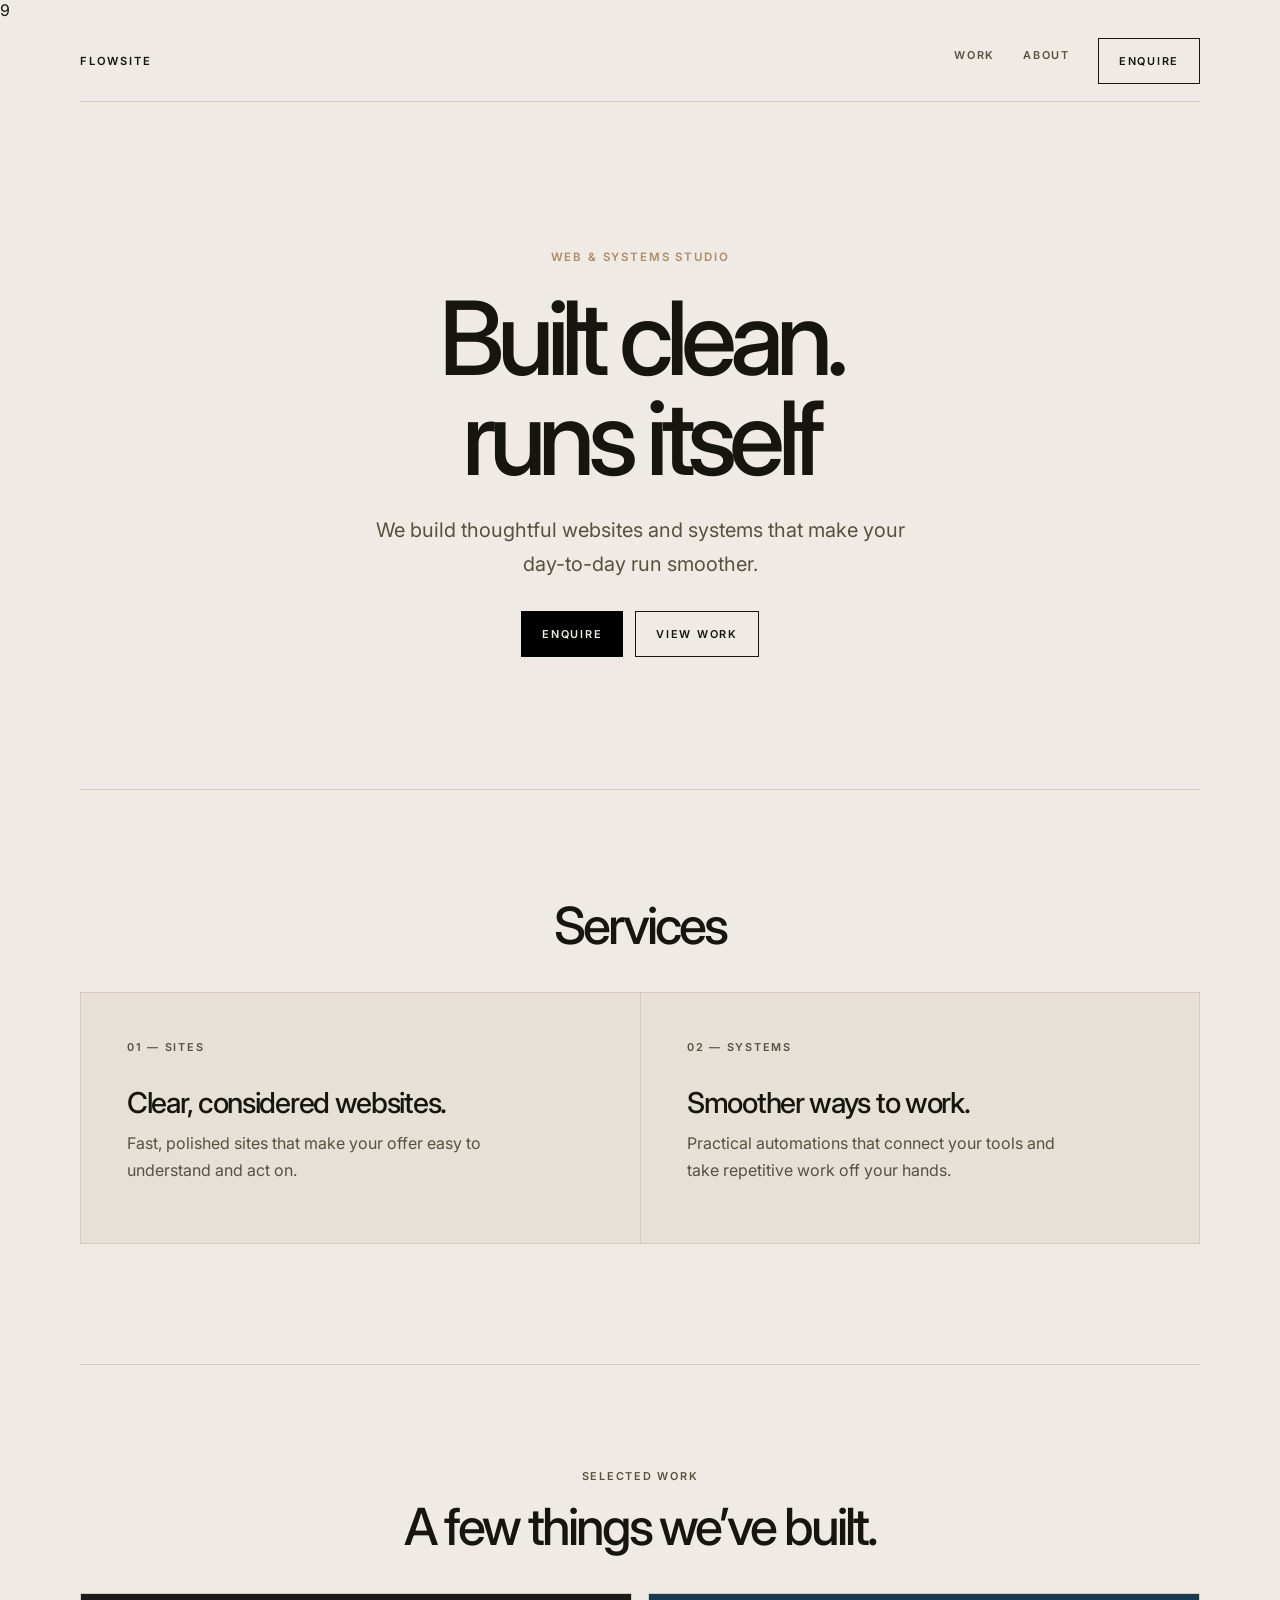
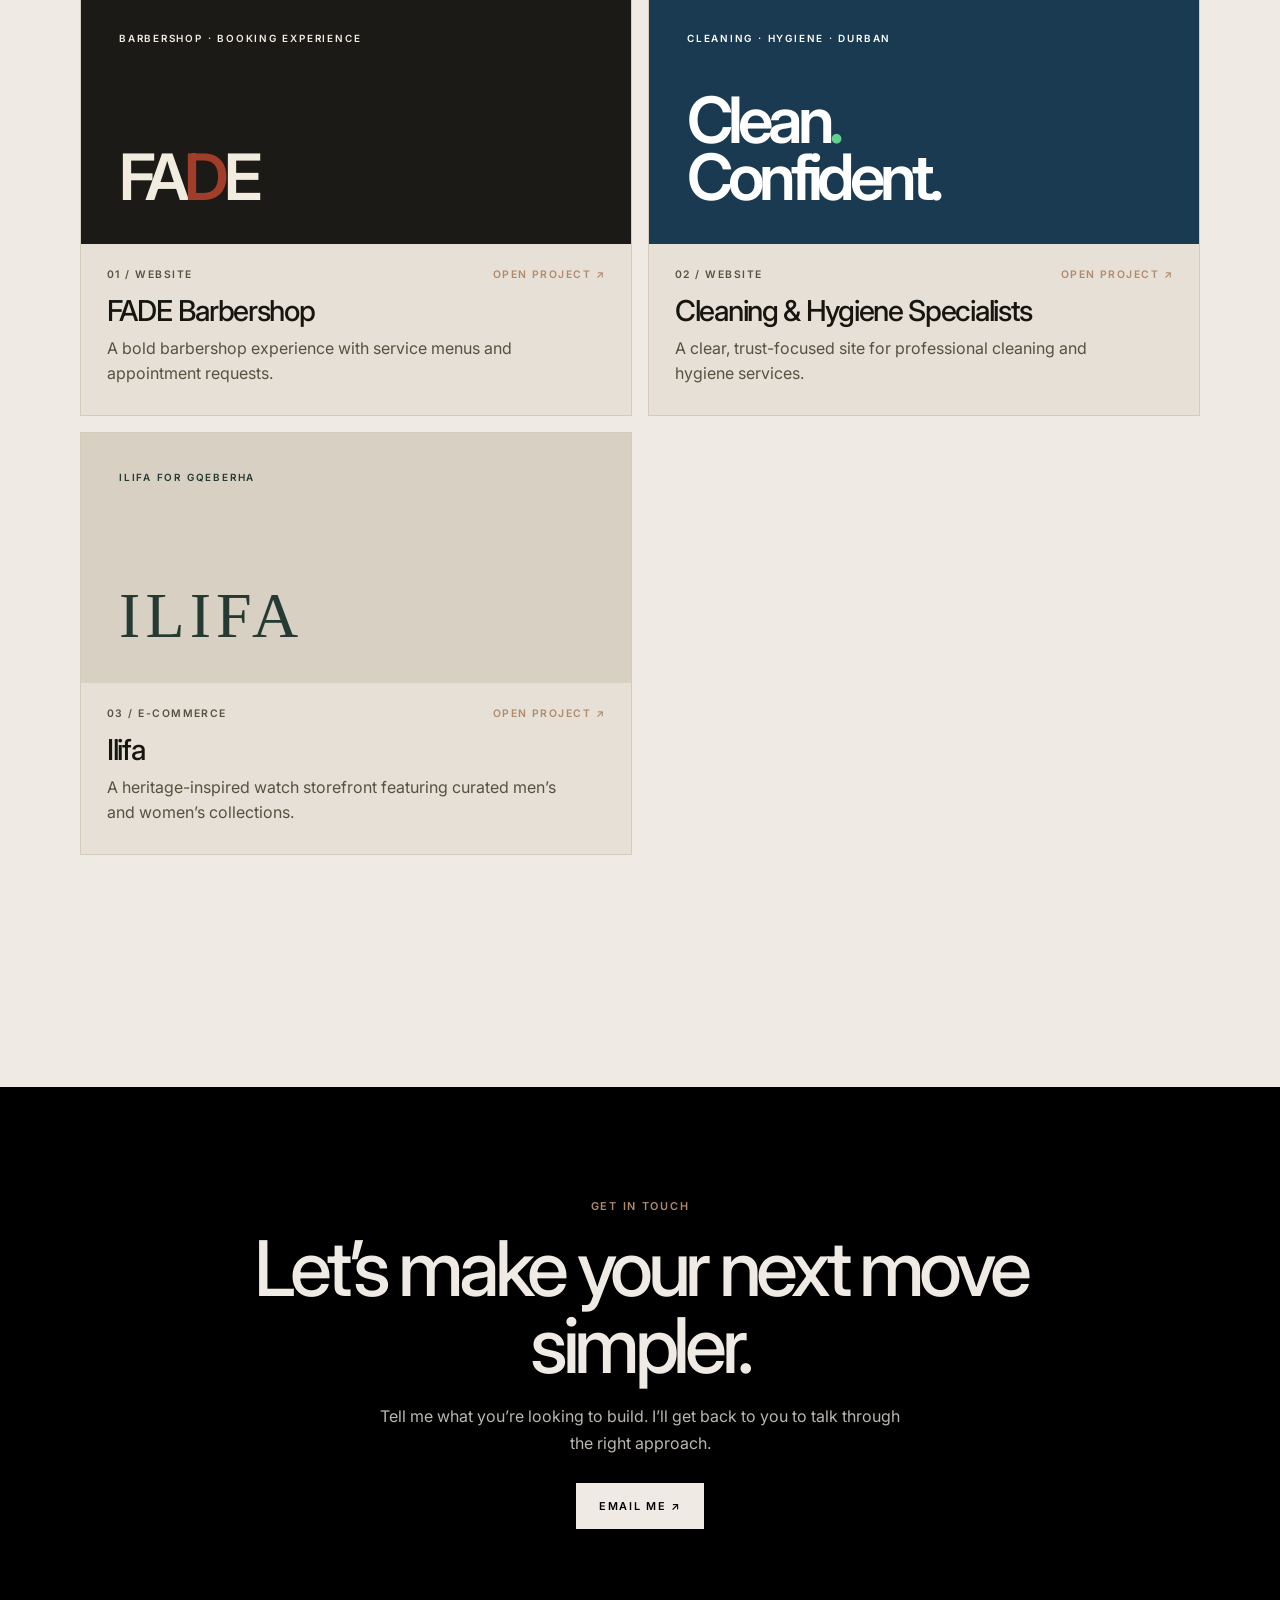
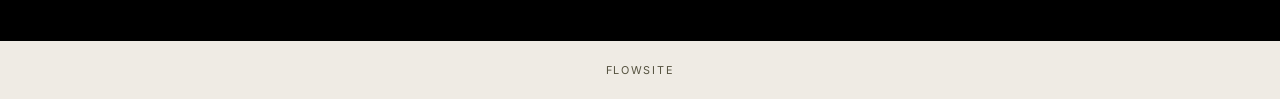
<file: index.html>
9<!doctype html>
<html lang="en">
<head>
	<meta charset="utf-8">
	<meta name="viewport" content="width=device-width, initial-scale=1">
	<meta name="theme-color" content="#EFEBE4">
	<title>Studio — Digital experiences</title>
	<link rel="preconnect" href="https://fonts.googleapis.com">
	<link rel="preconnect" href="https://fonts.gstatic.com" crossorigin>
	<link href="https://fonts.googleapis.com/css2?family=Inter:wght@400;500;600;700&display=swap" rel="stylesheet">
	<style>
		:root {
			color-scheme: light;
			--bone: #EFEBE4;
			--raised: #E6E0D6;
			--ink: #17150F;
			--muted: #55523F;
			--line: #D4CCBB;
			--clay: #B08A6A;
			--page-width: 1120px;
		}

		*,
		*::before,
		*::after {
			box-sizing: border-box;
		}

		html {
			scroll-behavior: smooth;
		}

		body {
			margin: 0;
			background: var(--bone);
			color: var(--ink);
			font-family: Inter, "Helvetica Neue", Arial, sans-serif;
			-webkit-font-smoothing: antialiased;
		}

		a {
			color: inherit;
		}

		.page-shell {
			width: min(calc(100% - 64px), var(--page-width));
			margin-inline: auto;
		}

		.site-header {
			min-height: 82px;
			display: flex;
			align-items: center;
			justify-content: space-between;
			border-bottom: 1px solid var(--line);
		}

		.wordmark {
			color: var(--ink);
			font-size: 0.7rem;
			font-weight: 600;
			letter-spacing: 0.16em;
			text-transform: uppercase;
			text-decoration: none;
		}

		.site-nav {
			display: flex;
			gap: 28px;
			color: var(--muted);
			font-size: 0.68rem;
			font-weight: 600;
			letter-spacing: 0.16em;
			text-transform: uppercase;
		}

		.site-nav a {
			text-decoration: none;
		}

		.site-nav .button {
			margin-top: -10px;
			margin-bottom: -10px;
		}

		.site-nav a:hover,
		.site-nav a:focus-visible {
			color: var(--ink);
		}

		main {
			padding-block: clamp(76px, 12vw, 148px) 112px;
		}

		.hero {
			max-width: 900px;
			margin-inline: auto;
			padding-bottom: clamp(72px, 11vw, 132px);
			text-align: center;
		}

		.app-label {
			display: inline-block;
			margin: 0 0 24px;
			color: var(--clay);
			font-size: 0.72rem;
			font-weight: 600;
			letter-spacing: 0.16em;
			text-transform: uppercase;
			animation: label-fade 1.2s ease both;
		}

		h1,
		h2,
		p {
			margin-top: 0;
		}

		h1 {
			max-width: 860px;
			margin-inline: auto;
			margin-bottom: 24px;
			font-size: clamp(3.25rem, 8vw, 7rem);
			font-weight: 500;
			letter-spacing: -0.075em;
			line-height: 0.98;
		}

		.hero-copy {
			max-width: 560px;
			margin: 0 auto 30px;
			color: var(--muted);
			font-size: clamp(1.05rem, 2vw, 1.25rem);
			line-height: 1.7;
		}

		.hero-actions {
			display: flex;
			justify-content: center;
			gap: 12px;
		}

		.services-section {
			border-top: 1px solid var(--line);
			padding-block: clamp(64px, 9vw, 104px) clamp(76px, 10vw, 120px);
		}

		.services-title {
			margin-bottom: 36px;
			font-size: clamp(2rem, 4vw, 3.25rem);
			font-weight: 500;
			letter-spacing: -0.06em;
			text-align: center;
		}

		.services-grid {
			display: grid;
			grid-template-columns: repeat(2, minmax(0, 1fr));
			border: 1px solid var(--line);
		}

		.service-card {
			min-height: 250px;
			padding: clamp(26px, 4vw, 46px);
			background: var(--raised);
		}

		.service-card + .service-card {
			border-left: 1px solid var(--line);
		}

		.service-index {
			margin-bottom: 46px;
			color: var(--muted);
			font-size: 0.68rem;
			font-weight: 600;
			letter-spacing: 0.16em;
			text-transform: uppercase;
		}

		.service-card h3 {
			margin-bottom: 10px;
			font-size: clamp(1.35rem, 2.5vw, 1.8rem);
			font-weight: 500;
			letter-spacing: -0.045em;
		}

		.service-card p {
			max-width: 390px;
			margin-bottom: 0;
			color: var(--muted);
			line-height: 1.65;
		}

		.button {
			min-height: 46px;
			display: inline-flex;
			align-items: center;
			justify-content: center;
			padding: 0 20px;
			border: 1px solid var(--ink);
			border-radius: 0;
			font-size: 0.68rem;
			font-weight: 600;
			letter-spacing: 0.16em;
			text-transform: uppercase;
			text-decoration: none;
			transition: background-color 160ms ease, color 160ms ease;
		}

		.button-outline {
			background: transparent;
			color: var(--ink);
		}

		.button-outline:hover,
		.button-outline:focus-visible {
			background: transparent;
			color: var(--ink);
			opacity: 0.68;
		}

		.button-solid {
			background: #000;
			border-color: #000;
			color: var(--bone);
		}

		.button-solid:hover,
		.button-solid:focus-visible {
			background: #000;
			color: var(--bone);
			opacity: 0.72;
		}

		.work-section {
			border-top: 1px solid var(--line);
			padding-block: clamp(64px, 9vw, 104px) clamp(76px, 10vw, 120px);
		}

		.work-heading {
			margin-bottom: 36px;
			text-align: center;
		}

		.section-kicker {
			margin-bottom: 22px;
			color: var(--muted);
			font-size: 0.68rem;
			font-weight: 600;
			letter-spacing: 0.16em;
			text-transform: uppercase;
		}

		.work-heading .section-kicker {
			margin-bottom: 12px;
		}

		.work-heading h2 {
			margin: 0;
			font-size: clamp(2rem, 4vw, 3.25rem);
			font-weight: 500;
			letter-spacing: -0.06em;
		}

		.project-grid {
			display: grid;
			grid-template-columns: repeat(2, minmax(0, 1fr));
			gap: 16px;
		}

		.project-card {
			display: block;
			background: var(--raised);
			border: 1px solid var(--line);
			border-radius: 0;
			color: inherit;
			text-decoration: none;
			transition: border-color 160ms ease, transform 160ms ease;
		}

		.project-card:hover,
		.project-card:focus-visible {
			border-color: var(--muted);
			transform: translateY(-3px);
		}

		.project-preview {
			min-height: 250px;
			display: flex;
			flex-direction: column;
			justify-content: space-between;
			padding: clamp(24px, 4vw, 38px);
			overflow: hidden;
		}

		.project-preview small {
			font-size: 0.62rem;
			font-weight: 600;
			letter-spacing: 0.18em;
			text-transform: uppercase;
		}

		.project-preview strong {
			font-size: clamp(2rem, 5vw, 4rem);
			font-weight: 600;
			letter-spacing: -0.08em;
			line-height: 0.9;
		}

		.project-preview--fade {
			background: #1c1a17;
			color: #f2ece0;
		}

		.project-preview--fade strong span {
			color: #a13d2b;
		}

		.project-preview--cleaning {
			background: #1a3a52;
			color: #fff;
		}

		.project-preview--cleaning strong span {
			color: #65ce91;
		}

		.project-preview--ilifa {
			background: #d7d0c3;
			color: #243a32;
		}

		.project-preview--ilifa strong {
			font-family: Georgia, serif;
			font-weight: 400;
			letter-spacing: 0.08em;
		}

		.project-copy {
			padding: 24px 26px 28px;
		}

		.project-meta {
			display: flex;
			align-items: center;
			justify-content: space-between;
			gap: 16px;
			margin-bottom: 12px;
			color: var(--muted);
			font-size: 0.65rem;
			font-weight: 600;
			letter-spacing: 0.14em;
			text-transform: uppercase;
		}

		.project-meta span:last-child {
			color: var(--clay);
		}

		.project-copy h3 {
			margin: 0 0 8px;
			font-size: clamp(1.3rem, 2.5vw, 1.8rem);
			font-weight: 500;
			letter-spacing: -0.045em;
		}

		.project-copy p {
			max-width: 470px;
			margin: 0;
			color: var(--muted);
			line-height: 1.6;
		}

		.contact {
			padding-block: clamp(64px, 10vw, 112px);
			background: #000;
			color: var(--bone);
		}

		.contact-inner {
			display: grid;
			justify-items: center;
			gap: 26px;
			text-align: center;
		}

		.contact .section-kicker {
			margin-bottom: 18px;
			color: var(--clay);
		}

		.contact h2 {
			max-width: 850px;
			margin: 0 auto 18px;
			font-size: clamp(2.75rem, 6vw, 5.5rem);
			font-weight: 500;
			letter-spacing: -0.07em;
			line-height: 1;
		}

		.contact-copy {
			max-width: 540px;
			margin: 0 auto;
			color: var(--bone);
			font-size: 1rem;
			line-height: 1.7;
			opacity: 0.78;
		}

		.contact-link {
			min-height: 46px;
			display: inline-flex;
			align-items: center;
			justify-content: center;
			padding: 0 22px;
			border: 1px solid var(--bone);
			border-radius: 0;
			background: var(--bone);
			color: #000;
			font-size: 0.68rem;
			font-weight: 600;
			letter-spacing: 0.16em;
			text-transform: uppercase;
			text-decoration: none;
			transition: background-color 160ms ease, color 160ms ease;
		}

		.contact-link:hover,
		.contact-link:focus-visible {
			background: var(--bone);
			color: #000;
			opacity: 0.78;
		}

		.site-footer {
			padding-block: 22px;
			background: var(--bone);
			color: var(--muted);
			font-size: 0.68rem;
		}

		.site-footer p {
			margin: 0;
			letter-spacing: 0.16em;
			text-align: center;
			text-transform: uppercase;
		}

		@keyframes label-fade {
			from { opacity: 0; }
			to { opacity: 1; }
		}

		@media (prefers-reduced-motion: reduce) {
			*,
			*::before,
			*::after {
				scroll-behavior: auto !important;
				animation-duration: 0.01ms !important;
				animation-iteration-count: 1 !important;
			}
		}

		@media (max-width: 640px) {
			.page-shell {
				width: min(calc(100% - 40px), var(--page-width));
			}

			.site-header {
				min-height: 70px;
			}

			.site-nav {
				gap: 16px;
				font-size: 0.62rem;
				letter-spacing: 0.1em;
			}

			.site-nav .button {
				min-height: 38px;
				padding-inline: 10px;
				margin-top: -6px;
				margin-bottom: -6px;
			}

			.project-meta {
				flex-wrap: wrap;
			}

			.project-meta span:last-child {
				white-space: nowrap;
			}

			.hero-actions {
				flex-wrap: wrap;
			}

			.services-grid {
				grid-template-columns: 1fr;
			}

			.service-card + .service-card {
				border-top: 1px solid var(--line);
				border-left: 0;
			}

			.service-index {
				margin-bottom: 30px;
			}

			.project-grid {
				grid-template-columns: 1fr;
			}

			.project-preview {
				min-height: 210px;
			}
		}
	</style>
</head>
<body>
	<header class="site-header page-shell">
		<a class="wordmark" href="#top">FLOWSITE</a>
		<nav class="site-nav" aria-label="Main navigation">
			<a href="#work">Work</a>
			<a href="about.html">About</a>
			<a class="button button-outline" href="#contact">Enquire</a>
		</nav>
	</header>

	<main id="top" class="page-shell">
		<section class="hero" aria-labelledby="hero-title">
			<p class="app-label">Web &amp; Systems studio</p>
			<h1 id="hero-title">Built clean.<br>runs itself</h1>
			<p class="hero-copy">We build thoughtful websites and systems that make your day-to-day run smoother.</p>
			<div class="hero-actions">
				<a class="button button-solid" href="#contact">Enquire</a>
				<a class="button button-outline" href="#work">View work</a>
			</div>
		</section>

		<section class="services-section" aria-labelledby="services-title">
			<h2 class="services-title" id="services-title">Services</h2>
			<div class="services-grid">
				<article class="service-card">
					<p class="service-index">01 — Sites</p>
					<h3>Clear, considered websites.</h3>
					<p>Fast, polished sites that make your offer easy to understand and act on.</p>
				</article>
				<article class="service-card">
					<p class="service-index">02 — Systems</p>
					<h3>Smoother ways to work.</h3>
					<p>Practical automations that connect your tools and take repetitive work off your hands.</p>
				</article>
			</div>
		</section>

		<section id="work" class="work-section" aria-labelledby="work-title">
			<div class="work-heading">
				<p class="section-kicker">Selected work</p>
				<h2 id="work-title">A few things we’ve built.</h2>
			</div>
			<div class="project-grid">
				<a class="project-card" href="Barbershop%20project/index.htm" target="_blank" rel="noopener noreferrer" aria-label="Open FADE Barbershop website">
					<div class="project-preview project-preview--fade">
						<small>Barbershop · Booking experience</small>
						<strong>FA<span>D</span>E</strong>
					</div>
					<div class="project-copy">
						<div class="project-meta"><span>01 / Website</span><span>Open project ↗</span></div>
						<h3>FADE Barbershop</h3>
						<p>A bold barbershop experience with service menus and appointment requests.</p>
					</div>
				</a>
				<a class="project-card" href="cleaning%20Specialist/index.html" target="_blank" rel="noopener noreferrer" aria-label="Open Cleaning and Hygiene Specialists website">
					<div class="project-preview project-preview--cleaning">
						<small>Cleaning · Hygiene · Durban</small>
						<strong>Clean<span>.</span><br>Confident.</strong>
					</div>
					<div class="project-copy">
						<div class="project-meta"><span>02 / Website</span><span>Open project ↗</span></div>
						<h3>Cleaning &amp; Hygiene Specialists</h3>
						<p>A clear, trust-focused site for professional cleaning and hygiene services.</p>
					</div>
				</a>
				<a class="project-card" href="Ilifa2%20-%20Copy/index.html" target="_blank" rel="noopener noreferrer" aria-label="Open Ilifa for Gqeberha website">
					<div class="project-preview project-preview--ilifa">
						<small>Ilifa for Gqeberha</small>
						<strong>ILIFA</strong>
					</div>
					<div class="project-copy">
						<div class="project-meta"><span>03 / E-commerce</span><span>Open project ↗</span></div>
						<h3>Ilifa</h3>
						<p>A heritage-inspired watch storefront featuring curated men’s and women’s collections.</p>
					</div>
				</a>
			</div>
		</section>

	</main>

	<section id="contact" class="contact" aria-labelledby="contact-title">
		<div class="contact-inner page-shell">
			<div>
				<p class="section-kicker">Get in touch</p>
				<h2 id="contact-title">Let’s make your next move simpler.</h2>
				<p class="contact-copy">Tell me what you’re looking to build. I’ll get back to you to talk through the right approach.</p>
			</div>
			<a class="contact-link" href="mailto:vuyomabaleka07@gmail.com">Email me ↗</a>
		</div>
	</section>

	<footer class="site-footer">
		<div class="page-shell">
			<p>Flowsite</p>
		</div>
	</footer>
</body>
</html>
</file>
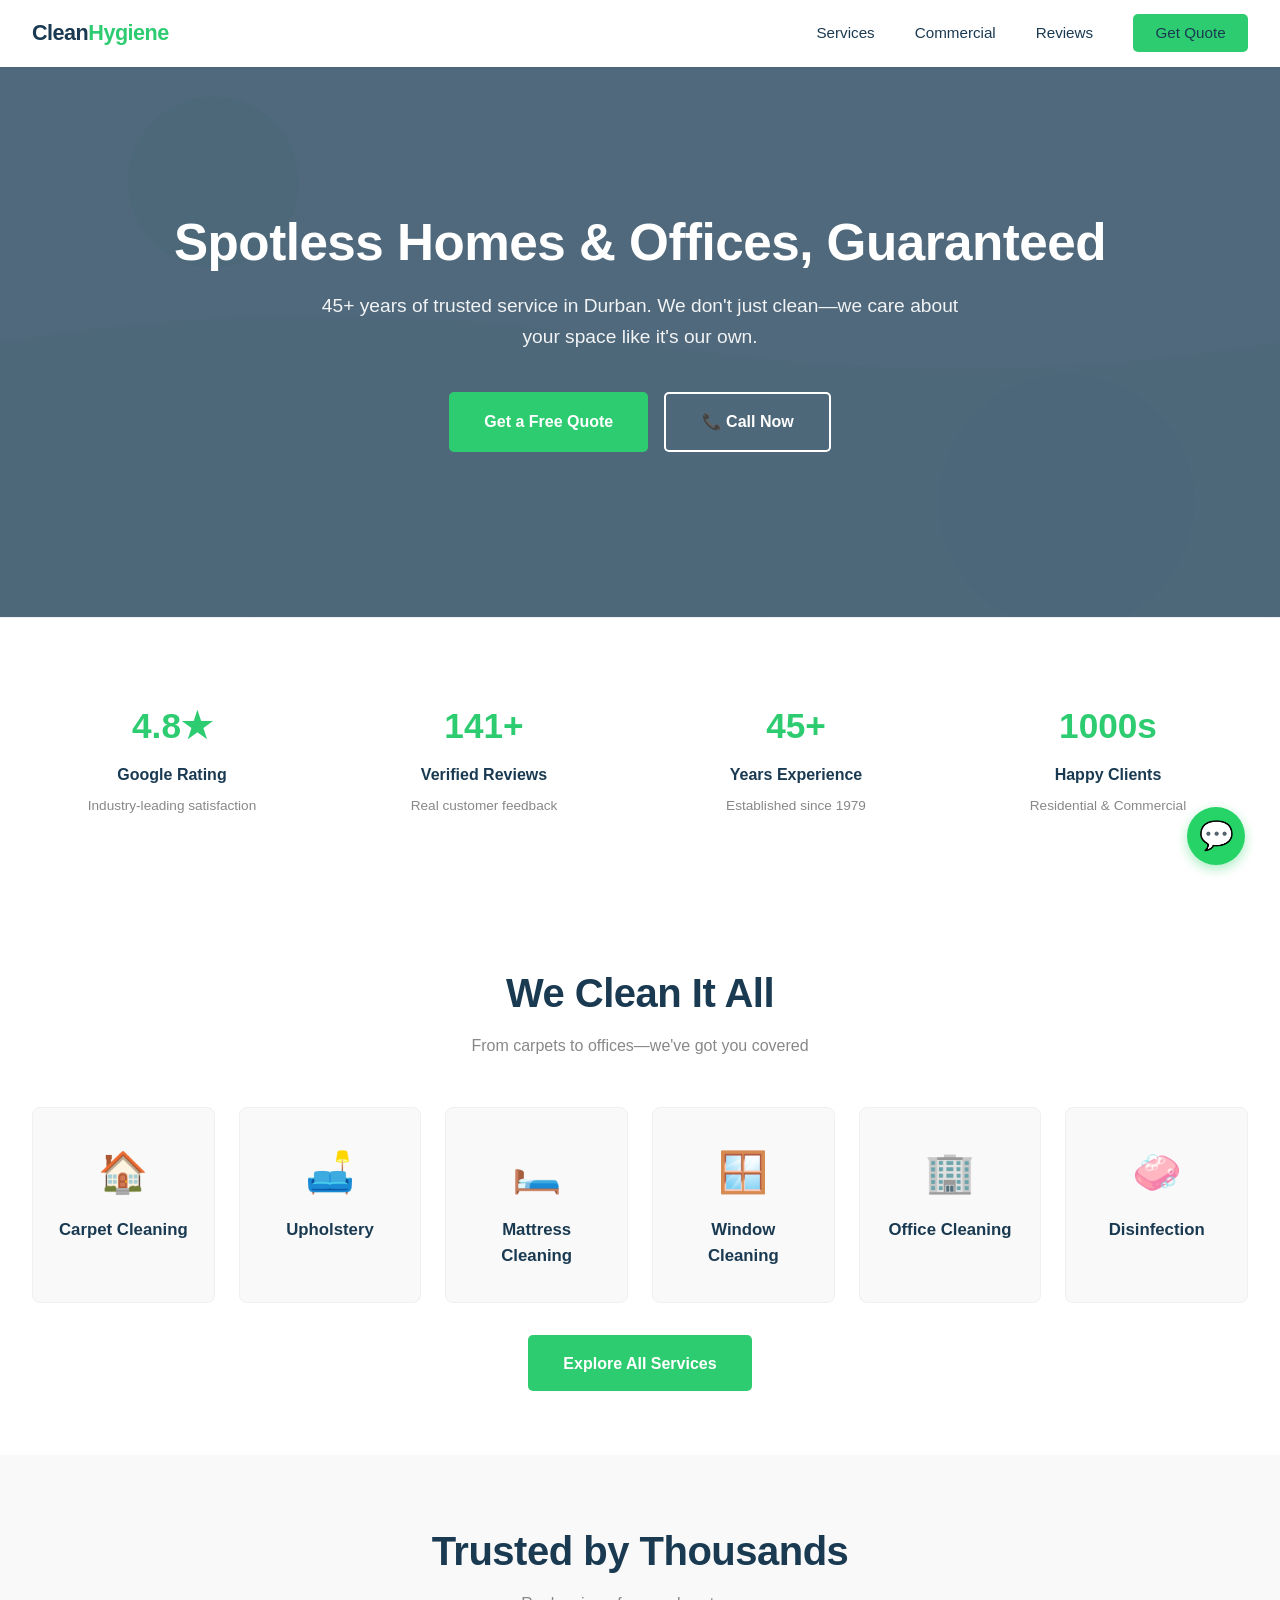
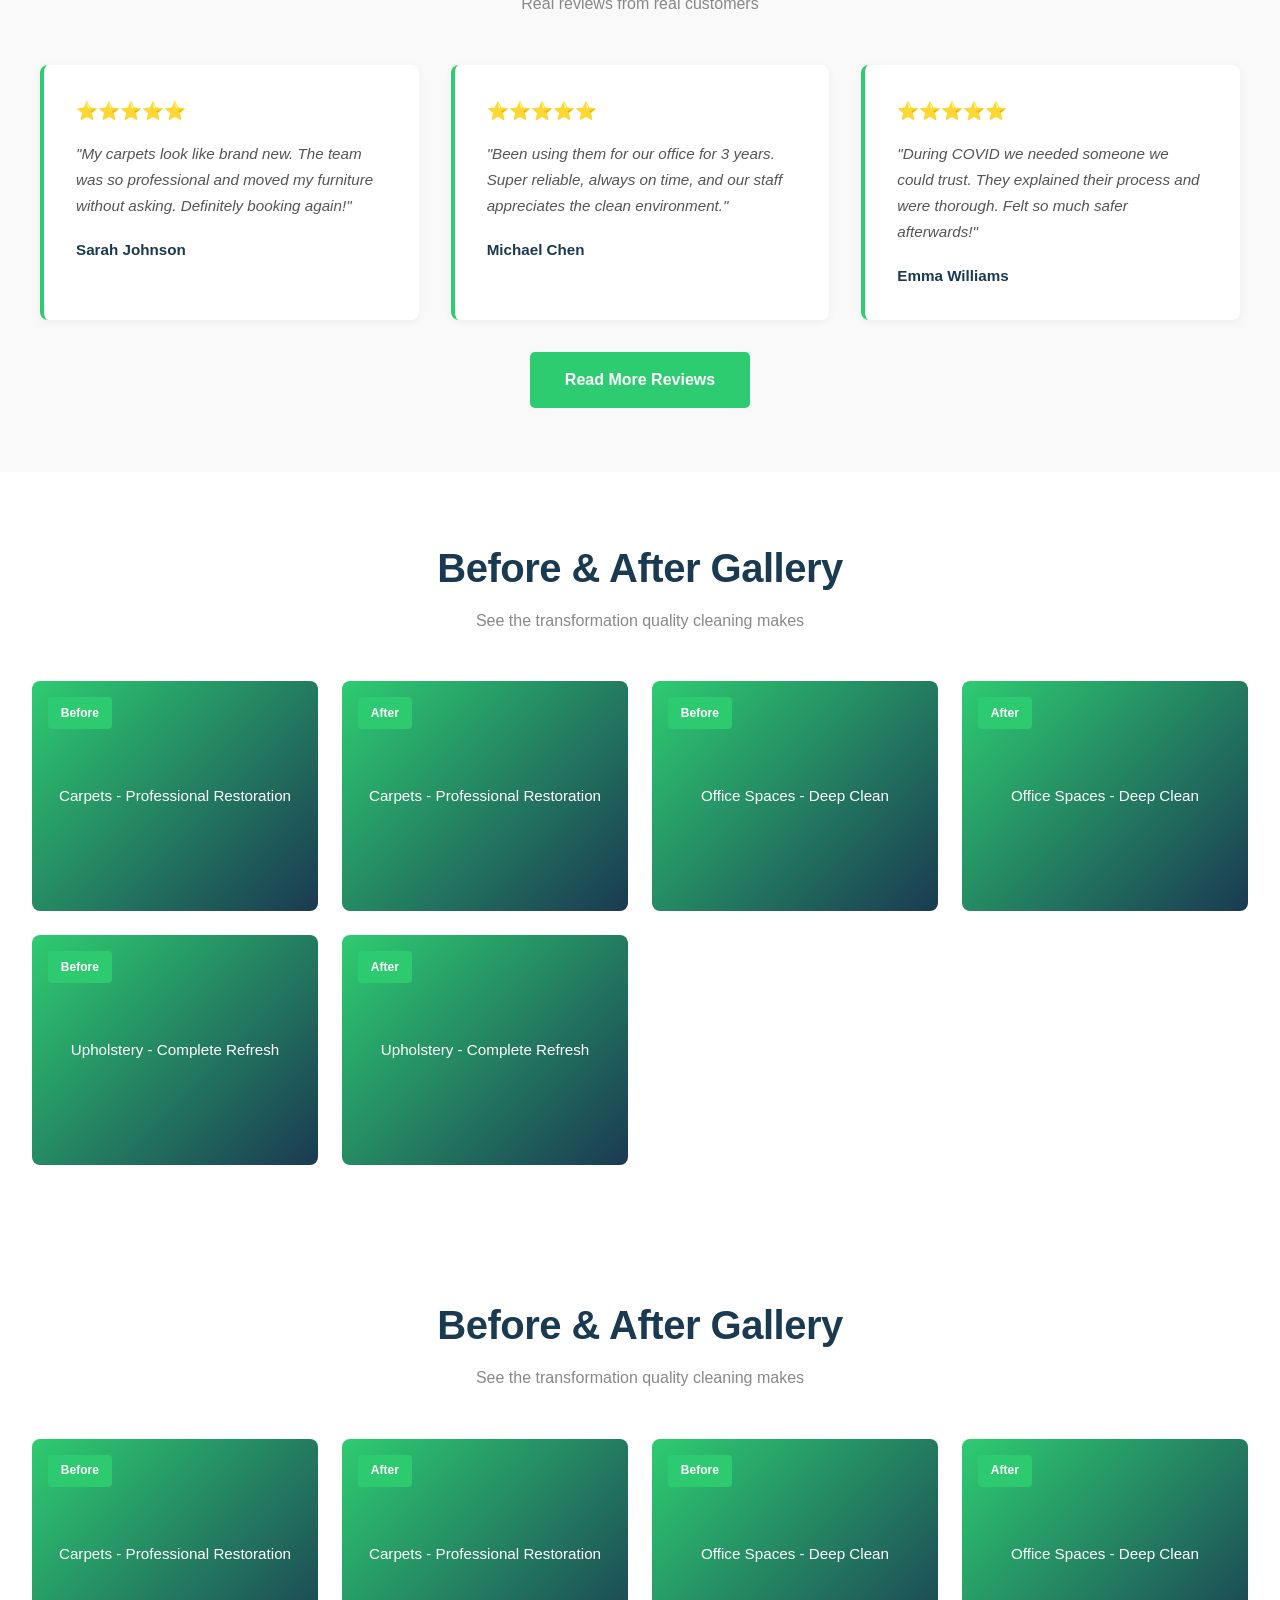
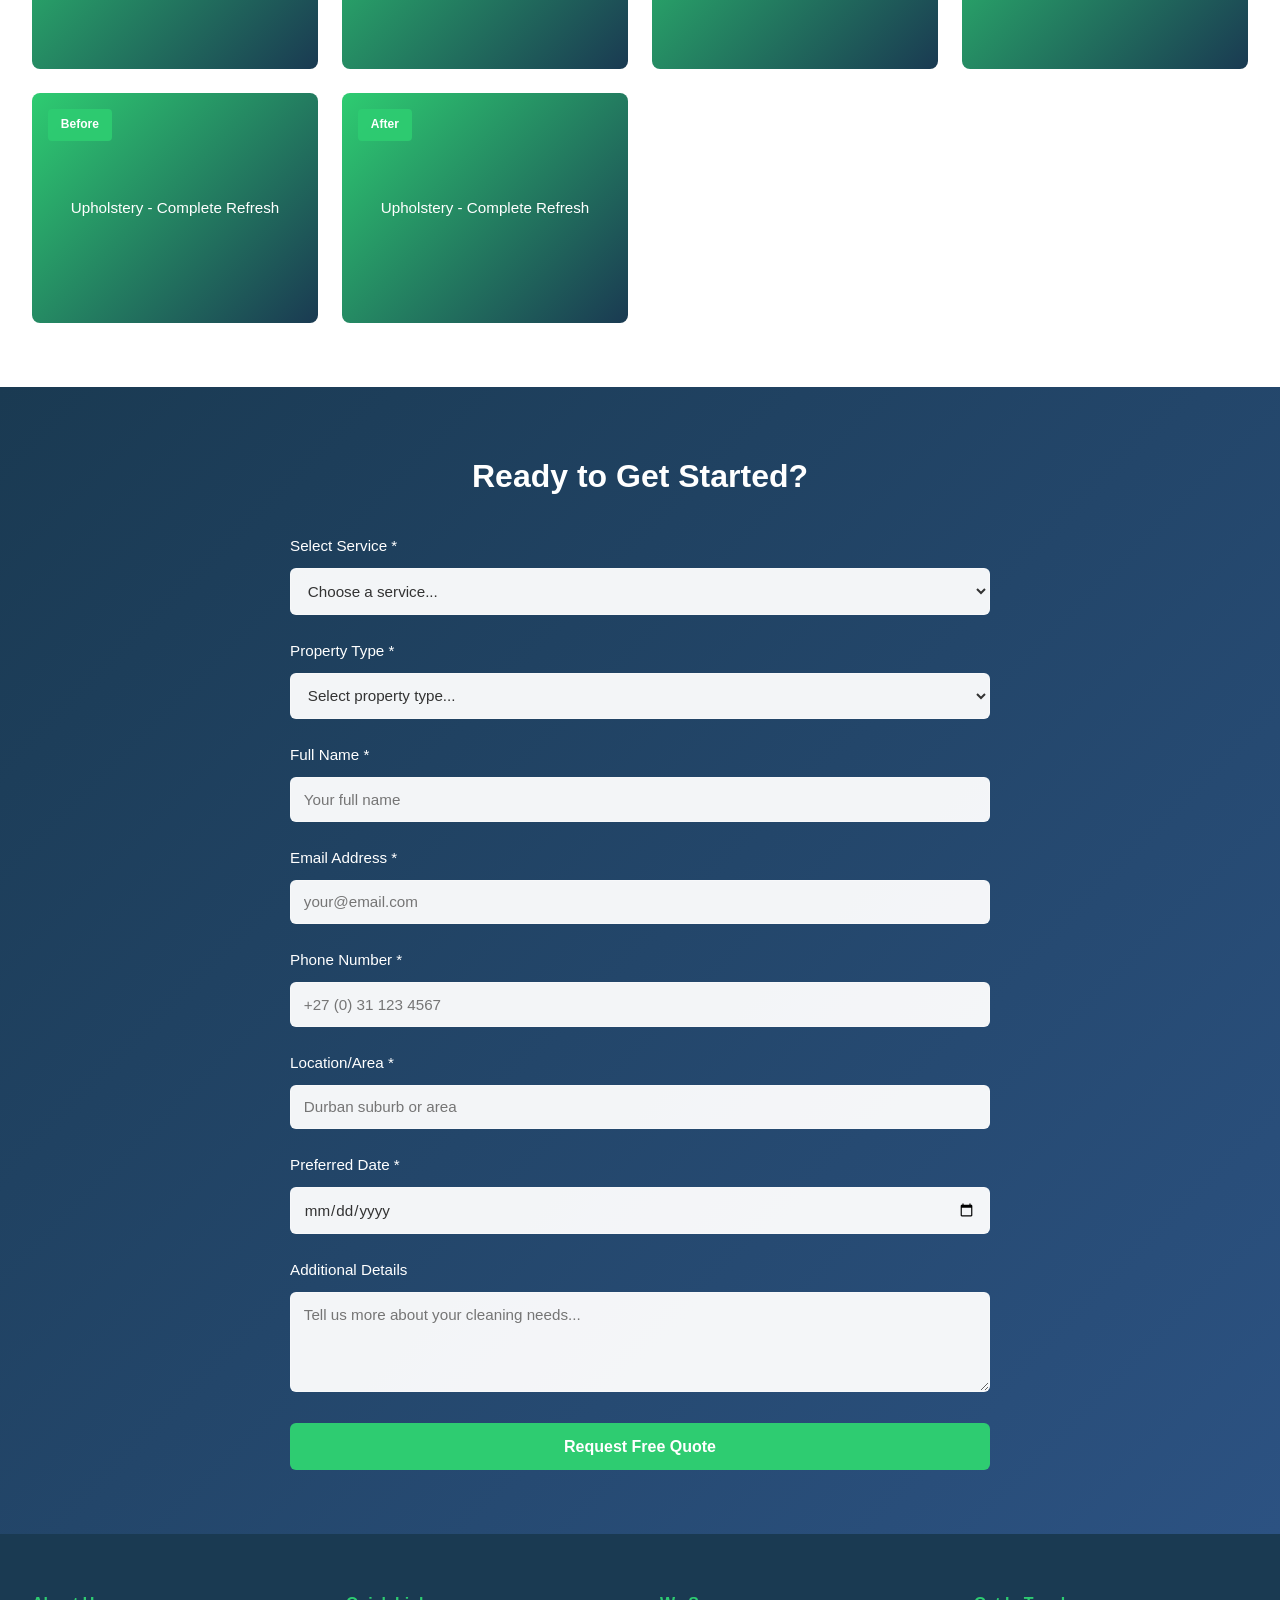
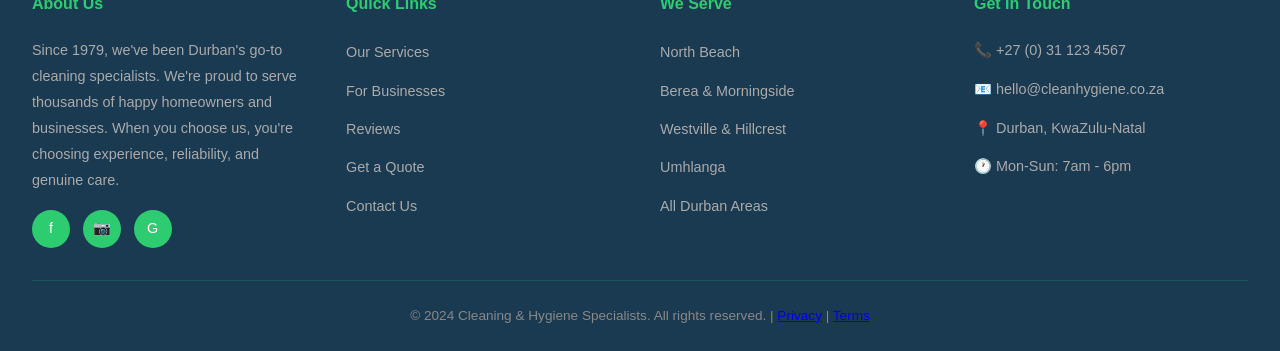
<file: cleaning specialist/index.html>
<!DOCTYPE html>
<html lang="en">
<head>
    <meta charset="UTF-8">
    <meta name="viewport" content="width=device-width, initial-scale=1.0">
    <title>Professional Cleaning & Hygiene Services - Durban | 45+ Years Experience</title>
    <style>
        * {
            margin: 0;
            padding: 0;
            box-sizing: border-box;
        }

        body {
            font-family: 'Segoe UI', Tahoma, Geneva, Verdana, sans-serif;
            line-height: 1.6;
            color: #333;
            background-color: #ffffff;
        }

        /* Header & Navigation */
        header {
            background-color: #fff;
            box-shadow: 0 1px 3px rgba(0, 0, 0, 0.05);
            position: sticky;
            top: 0;
            z-index: 100;
        }

        .navbar {
            display: flex;
            justify-content: space-between;
            align-items: center;
            padding: 1rem 2rem;
            max-width: 1400px;
            margin: 0 auto;
        }

        .logo {
            font-size: 1.35rem;
            font-weight: 700;
            color: #1a3a52;
            text-decoration: none;
            letter-spacing: -0.5px;
        }

        .logo-green {
            color: #2ecc71;
        }

        .nav-links {
            display: flex;
            list-style: none;
            gap: 2.5rem;
            align-items: center;
        }

        .nav-links a {
            text-decoration: none;
            color: #1a3a52;
            font-weight: 500;
            transition: color 0.3s;
            font-size: 0.95rem;
        }

        .nav-links a:hover {
            color: #2ecc71;
        }

        .call-button {
            background-color: #2ecc71;
            color: white;
            padding: 0.65rem 1.4rem;
            border: none;
            border-radius: 5px;
            cursor: pointer;
            font-weight: 600;
            transition: all 0.3s;
            text-decoration: none;
            font-size: 0.9rem;
        }

        .call-button:hover {
            background-color: #27ae60;
            transform: translateY(-1px);
        }

        /* Hero Section */
        .hero {
            background: linear-gradient(135deg, rgba(26, 58, 82, 0.75), rgba(26, 58, 82, 0.75)), 
                        url('data:image/svg+xml,<svg xmlns="http://www.w3.org/2000/svg" viewBox="0 0 1200 600"><rect fill="%23f0f4f8" width="1200" height="600"/><circle cx="200" cy="150" r="80" fill="%232ecc71" opacity="0.08"/><circle cx="1000" cy="450" r="120" fill="%231a3a52" opacity="0.03"/><path d="M 0 300 Q 300 250 600 300 T 1200 300 L 1200 600 L 0 600 Z" fill="%232ecc71" opacity="0.04"/></svg>');
            background-size: cover;
            background-position: center;
            color: white;
            text-align: center;
            padding: 100px 2rem 120px;
            min-height: 550px;
            display: flex;
            flex-direction: column;
            justify-content: center;
            align-items: center;
        }

        .hero h1 {
            font-size: 3.2rem;
            margin-bottom: 1rem;
            font-weight: 700;
            line-height: 1.25;
            letter-spacing: -0.5px;
        }

        .hero p {
            font-size: 1.2rem;
            margin-bottom: 2.5rem;
            opacity: 0.92;
            max-width: 650px;
            font-weight: 400;
            line-height: 1.6;
        }

        .hero-buttons {
            display: flex;
            gap: 1rem;
            justify-content: center;
            flex-wrap: wrap;
        }

        .btn-primary, .btn-secondary {
            padding: 0.95rem 2.2rem;
            font-size: 1rem;
            border: none;
            border-radius: 5px;
            cursor: pointer;
            font-weight: 600;
            transition: all 0.3s ease;
            text-decoration: none;
            display: inline-block;
        }

        .btn-primary {
            background-color: #2ecc71;
            color: white;
        }

        .btn-primary:hover {
            background-color: #27ae60;
            transform: translateY(-2px);
            box-shadow: 0 6px 16px rgba(46, 204, 113, 0.3);
        }

        .btn-secondary {
            background-color: transparent;
            color: white;
            border: 2px solid white;
        }

        .btn-secondary:hover {
            background-color: white;
            color: #1a3a52;
        }

        /* Trust Indicators */
        .trust-indicators {
            background-color: #fff;
            padding: 3.5rem 2rem;
            border-top: 1px solid #f0f0f0;
        }

        .trust-container {
            max-width: 1200px;
            margin: 0 auto;
            display: grid;
            grid-template-columns: repeat(auto-fit, minmax(200px, 1fr));
            gap: 3rem;
            text-align: center;
        }

        .trust-item {
            padding: 1.5rem 1rem;
        }

        .trust-number {
            font-size: 2.2rem;
            font-weight: 700;
            color: #2ecc71;
            margin-bottom: 0.5rem;
        }

        .trust-label {
            color: #1a3a52;
            font-weight: 600;
            font-size: 1rem;
        }

        .trust-description {
            color: #888;
            margin-top: 0.5rem;
            font-size: 0.85rem;
        }

        /* Services Section */
        .services {
            padding: 4rem 2rem;
            background-color: #fff;
        }

        .section-title {
            text-align: center;
            font-size: 2.5rem;
            color: #1a3a52;
            margin-bottom: 0.5rem;
            font-weight: 700;
            letter-spacing: -0.5px;
        }

        .section-subtitle {
            text-align: center;
            color: #888;
            margin-bottom: 3rem;
            font-size: 1rem;
            font-weight: 400;
        }

        .services-container {
            max-width: 1400px;
            margin: 0 auto;
            display: grid;
            grid-template-columns: repeat(auto-fit, minmax(270px, 1fr));
            gap: 2rem;
        }

        /* Featured Services on Landing Page */
        .featured-services {
            padding: 4rem 2rem;
            background-color: #fff;
        }

        .featured-container {
            max-width: 1400px;
            margin: 0 auto;
        }

        .featured-grid {
            display: grid;
            grid-template-columns: repeat(auto-fit, minmax(180px, 1fr));
            gap: 1.5rem;
            margin-top: 2rem;
            margin-bottom: 1rem;
        }

        .featured-item {
            background-color: #f9f9f9;
            padding: 2rem 1.5rem;
            border-radius: 8px;
            text-align: center;
            border: 1px solid #f0f0f0;
            transition: all 0.3s ease;
        }

        .featured-item:hover {
            border-color: #2ecc71;
            box-shadow: 0 6px 16px rgba(46, 204, 113, 0.1);
        }

        .featured-icon {
            font-size: 2.5rem;
            margin-bottom: 0.8rem;
            display: block;
        }

        .featured-item h3 {
            color: #1a3a52;
            font-size: 1.05rem;
            font-weight: 600;
        }

        .service-card {
            background-color: #fff;
            padding: 2.5rem 2rem;
            border-radius: 8px;
            text-align: left;
            transition: all 0.4s cubic-bezier(0.25, 0.46, 0.45, 0.94);
            border: 1px solid #e8e8e8;
            box-shadow: 0 2px 8px rgba(0, 0, 0, 0.04);
        }

        .service-card:hover {
            transform: translateY(-6px);
            box-shadow: 0 12px 28px rgba(46, 204, 113, 0.12);
            border-color: #2ecc71;
            background-color: #fafafa;
        }

        .service-icon {
            font-size: 2.8rem;
            margin-bottom: 1.2rem;
            display: block;
        }

        .service-card h3 {
            color: #1a3a52;
            margin-bottom: 0.8rem;
            font-size: 1.25rem;
            font-weight: 600;
        }

        .service-card p {
            color: #666;
            line-height: 1.65;
            font-size: 0.95rem;
        }

        /* Commercial Section */
        .commercial {
            background-color: #fff;
            padding: 4rem 2rem;
        }

        .commercial-container {
            max-width: 1400px;
            margin: 0 auto;
        }

        .commercial-grid {
            display: grid;
            grid-template-columns: repeat(auto-fit, minmax(280px, 1fr));
            gap: 2rem;
            margin-top: 2rem;
        }

        .commercial-item {
            background-color: #fafafa;
            border-radius: 8px;
            overflow: hidden;
            box-shadow: 0 3px 12px rgba(0, 0, 0, 0.06);
            transition: all 0.3s ease;
            border: 1px solid #f0f0f0;
        }

        .commercial-item:hover {
            box-shadow: 0 8px 24px rgba(46, 204, 113, 0.1);
            border-color: #2ecc71;
        }

        .commercial-image {
            background: linear-gradient(135deg, #2ecc71 0%, #1a3a52 100%);
            height: 180px;
            display: flex;
            align-items: center;
            justify-content: center;
            color: white;
            font-size: 2rem;
        }

        .commercial-content {
            padding: 1.8rem;
        }

        .commercial-content h3 {
            color: #1a3a52;
            margin-bottom: 0.6rem;
            font-size: 1.15rem;
            font-weight: 600;
        }

        .commercial-content p {
            color: #777;
            font-size: 0.9rem;
            line-height: 1.6;
        }

        /* Testimonials */
        .testimonials {
            background-color: #f9f9f9;
            padding: 4rem 2rem;
        }

        .testimonials-container {
            max-width: 1200px;
            margin: 0 auto;
        }

        .testimonials-grid {
            display: grid;
            grid-template-columns: repeat(auto-fit, minmax(290px, 1fr));
            gap: 2rem;
            margin-top: 2rem;
        }

        .testimonial-card {
            background-color: white;
            padding: 2rem;
            border-radius: 8px;
            border-left: 4px solid #2ecc71;
            box-shadow: 0 2px 10px rgba(0, 0, 0, 0.05);
            transition: all 0.3s ease;
        }

        .testimonial-card:hover {
            box-shadow: 0 6px 20px rgba(46, 204, 113, 0.1);
        }

        .testimonial-stars {
            color: #ffc107;
            font-size: 1.1rem;
            margin-bottom: 1rem;
        }

        .testimonial-text {
            color: #555;
            margin-bottom: 1.2rem;
            font-style: italic;
            line-height: 1.7;
            font-size: 0.95rem;
        }

        .testimonial-author {
            font-weight: 600;
            color: #1a3a52;
            font-size: 0.95rem;
        }

        .testimonial-role {
            color: #888;
            font-size: 0.8rem;
        }

        /* Gallery Section */
        .gallery {
            background-color: #fff;
            padding: 4rem 2rem;
        }

        .gallery-container {
            max-width: 1400px;
            margin: 0 auto;
        }

        .gallery-grid {
            display: grid;
            grid-template-columns: repeat(auto-fit, minmax(280px, 1fr));
            gap: 1.5rem;
            margin-top: 2rem;
        }

        .gallery-item {
            position: relative;
            border-radius: 8px;
            overflow: hidden;
            height: 230px;
            background: linear-gradient(135deg, #2ecc71 0%, #1a3a52 100%);
            display: flex;
            align-items: center;
            justify-content: center;
            color: white;
            font-size: 0.95rem;
            font-weight: 500;
            transition: all 0.3s ease;
            cursor: pointer;
        }

        .gallery-item:hover {
            transform: scale(1.03);
            box-shadow: 0 10px 30px rgba(46, 204, 113, 0.2);
        }

        .gallery-label {
            position: absolute;
            top: 1rem;
            left: 1rem;
            background-color: rgba(46, 204, 113, 0.95);
            color: white;
            padding: 0.4rem 0.8rem;
            border-radius: 4px;
            font-size: 0.75rem;
            font-weight: 600;
        }

        /* Quote Form Section */
        .quote-section {
            background: linear-gradient(135deg, #1a3a52 0%, #2c5282 100%);
            color: white;
            padding: 4rem 2rem;
        }

        .quote-container {
            max-width: 700px;
            margin: 0 auto;
        }

        .quote-section h2 {
            text-align: center;
            margin-bottom: 2rem;
            font-size: 2rem;
            font-weight: 700;
        }

        .form-group {
            margin-bottom: 1.5rem;
        }

        .form-group label {
            display: block;
            margin-bottom: 0.6rem;
            font-weight: 500;
            font-size: 0.95rem;
        }

        .form-group input,
        .form-group select,
        .form-group textarea {
            width: 100%;
            padding: 0.8rem;
            border: 1px solid rgba(255, 255, 255, 0.3);
            border-radius: 6px;
            font-family: inherit;
            font-size: 0.95rem;
            background-color: rgba(255, 255, 255, 0.95);
            color: #333;
            transition: all 0.3s;
        }

        .form-group input:focus,
        .form-group select:focus,
        .form-group textarea:focus {
            outline: none;
            border-color: #2ecc71;
            background-color: white;
            box-shadow: 0 0 0 3px rgba(46, 204, 113, 0.1);
        }

        .form-group textarea {
            resize: vertical;
            min-height: 100px;
        }

        .form-submit {
            background-color: #2ecc71;
            color: white;
            padding: 0.9rem 2rem;
            border: none;
            border-radius: 6px;
            font-weight: 600;
            cursor: pointer;
            width: 100%;
            font-size: 1rem;
            transition: all 0.3s;
            text-transform: none;
        }

        .form-submit:hover {
            background-color: #27ae60;
            transform: translateY(-1px);
            box-shadow: 0 4px 12px rgba(46, 204, 113, 0.3);
        }

        /* Floating WhatsApp Button */
        .whatsapp-float {
            position: fixed;
            width: 58px;
            height: 58px;
            bottom: 35px;
            right: 35px;
            background-color: #25d366;
            color: white;
            border-radius: 50%;
            text-align: center;
            font-size: 28px;
            box-shadow: 0 4px 12px rgba(37, 211, 102, 0.4);
            z-index: 100;
            cursor: pointer;
            display: flex;
            align-items: center;
            justify-content: center;
            transition: all 0.3s ease;
            text-decoration: none;
        }

        .whatsapp-float:hover {
            background-color: #20ba58;
            transform: scale(1.08);
            box-shadow: 0 6px 20px rgba(37, 211, 102, 0.5);
        }

        /* Footer */
        footer {
            background-color: #1a3a52;
            color: #ccc;
            padding: 3.5rem 2rem 1.5rem;
        }

        .footer-container {
            max-width: 1400px;
            margin: 0 auto;
            display: grid;
            grid-template-columns: repeat(auto-fit, minmax(240px, 1fr));
            gap: 2.5rem;
            margin-bottom: 2rem;
        }

        .footer-section h4 {
            color: #2ecc71;
            margin-bottom: 1.2rem;
            font-size: 1rem;
            font-weight: 600;
        }

        .footer-section {
            line-height: 1.8;
        }

        .footer-section p {
            color: #aaa;
            font-size: 0.9rem;
        }

        .footer-section ul {
            list-style: none;
        }

        .footer-section ul li {
            margin-bottom: 0.6rem;
        }

        .footer-section a {
            color: #aaa;
            text-decoration: none;
            transition: color 0.3s;
            font-size: 0.9rem;
        }

        .footer-section a:hover {
            color: #2ecc71;
        }

        .footer-contact {
            margin-bottom: 0.8rem;
            color: #aaa;
            font-size: 0.9rem;
        }

        .social-links {
            display: flex;
            gap: 0.8rem;
            margin-top: 1rem;
        }

        .social-links a {
            display: inline-flex;
            width: 38px;
            height: 38px;
            background-color: #2ecc71;
            border-radius: 50%;
            align-items: center;
            justify-content: center;
            text-decoration: none;
            color: white;
            transition: all 0.3s;
            font-size: 0.9rem;
        }

        .social-links a:hover {
            background-color: #27ae60;
            transform: translateY(-2px);
        }

        .footer-bottom {
            text-align: center;
            padding-top: 1.5rem;
            border-top: 1px solid rgba(46, 204, 113, 0.2);
            color: #888;
            font-size: 0.85rem;
        }

        /* Responsive Design */
        @media (max-width: 768px) {
            .hero h1 {
                font-size: 2rem;
            }

            .hero p {
                font-size: 1rem;
            }

            .nav-links {
                gap: 1rem;
                flex-wrap: wrap;
                justify-content: center;
            }

            .hero-buttons {
                flex-direction: column;
                align-items: center;
            }

            .btn-primary, .btn-secondary {
                width: 100%;
                max-width: 300px;
            }

            .section-title {
                font-size: 2rem;
            }

            .whatsapp-float {
                width: 50px;
                height: 50px;
                bottom: 20px;
                right: 20px;
                font-size: 25px;
            }
        }
    </style>
</head>
<body>
    <!-- Header & Navigation -->
    <header>
        <div class="navbar">
            <a href="#home" class="logo">Clean<span class="logo-green">Hygiene</span></a>
            <nav>
                <ul class="nav-links">
                    <li><a href="services.html">Services</a></li>
                    <li><a href="commercial.html">Commercial</a></li>
                    <li><a href="reviews.html">Reviews</a></li>
                    <li><a href="#quote" class="call-button">Get Quote</a></li>
                </ul>
            </nav>
        </div>
    </header>

    <!-- Hero Section -->
    <section class="hero" id="home">
        <h1>Spotless Homes & Offices, Guaranteed</h1>
        <p>45+ years of trusted service in Durban. We don't just clean—we care about your space like it's our own.</p>
        <div class="hero-buttons">
            <button class="btn-primary" onclick="document.getElementById('quote').scrollIntoView({behavior: 'smooth'})">Get a Free Quote</button>
            <a href="tel:+27311234567" class="btn-secondary">📞 Call Now</a>
        </div>
    </section>

    <!-- Trust Indicators -->
    <section class="trust-indicators">
        <div class="trust-container">
            <div class="trust-item">
                <div class="trust-number">4.8★</div>
                <div class="trust-label">Google Rating</div>
                <div class="trust-description">Industry-leading satisfaction</div>
            </div>
            <div class="trust-item">
                <div class="trust-number">141+</div>
                <div class="trust-label">Verified Reviews</div>
                <div class="trust-description">Real customer feedback</div>
            </div>
            <div class="trust-item">
                <div class="trust-number">45+</div>
                <div class="trust-label">Years Experience</div>
                <div class="trust-description">Established since 1979</div>
            </div>
            <div class="trust-item">
                <div class="trust-number">1000s</div>
                <div class="trust-label">Happy Clients</div>
                <div class="trust-description">Residential & Commercial</div>
            </div>
        </div>
    </section>

    <!-- Featured Services Preview -->
    <section class="featured-services" id="featured">
        <div class="featured-container">
            <h2 class="section-title">We Clean It All</h2>
            <p class="section-subtitle">From carpets to offices—we've got you covered</p>
            <div class="featured-grid">
                <div class="featured-item">
                    <div class="featured-icon">🏠</div>
                    <h3>Carpet Cleaning</h3>
                </div>
                <div class="featured-item">
                    <div class="featured-icon">🛋️</div>
                    <h3>Upholstery</h3>
                </div>
                <div class="featured-item">
                    <div class="featured-icon">🛏️</div>
                    <h3>Mattress Cleaning</h3>
                </div>
                <div class="featured-item">
                    <div class="featured-icon">🪟</div>
                    <h3>Window Cleaning</h3>
                </div>
                <div class="featured-item">
                    <div class="featured-icon">🏢</div>
                    <h3>Office Cleaning</h3>
                </div>
                <div class="featured-item">
                    <div class="featured-icon">🧼</div>
                    <h3>Disinfection</h3>
                </div>
            </div>
            <div style="text-align: center; margin-top: 2rem;">
                <a href="services.html" class="btn-primary">Explore All Services</a>
            </div>
        </div>
    </section>

    <!-- Quick Testimonial Preview -->
    <section class="testimonials" id="testimonials">
        <div class="testimonials-container">
            <h2 class="section-title">Trusted by Thousands</h2>
            <p class="section-subtitle">Real reviews from real customers</p>
            <div class="testimonials-grid">
                <div class="testimonial-card">
                    <div class="testimonial-stars">⭐⭐⭐⭐⭐</div>
                    <p class="testimonial-text">"My carpets look like brand new. The team was so professional and moved my furniture without asking. Definitely booking again!"</p>
                    <div class="testimonial-author">Sarah Johnson</div>
                </div>
                <div class="testimonial-card">
                    <div class="testimonial-stars">⭐⭐⭐⭐⭐</div>
                    <p class="testimonial-text">"Been using them for our office for 3 years. Super reliable, always on time, and our staff appreciates the clean environment."</p>
                    <div class="testimonial-author">Michael Chen</div>
                </div>
                <div class="testimonial-card">
                    <div class="testimonial-stars">⭐⭐⭐⭐⭐</div>
                    <p class="testimonial-text">"During COVID we needed someone we could trust. They explained their process and were thorough. Felt so much safer afterwards!"</p>
                    <div class="testimonial-author">Emma Williams</div>
                </div>
            </div>
            <div style="text-align: center; margin-top: 2rem;">
                <a href="reviews.html" class="btn-primary">Read More Reviews</a>
            </div>
        </div>
    </section>

    <!-- Gallery Section -->
    <section class="gallery">
        <div class="gallery-container">
            <h2 class="section-title">Before & After Gallery</h2>
            <p class="section-subtitle">See the transformation quality cleaning makes</p>
            <div class="gallery-grid">
                <div class="gallery-item">
                    <span class="gallery-label">Before</span>
                    Carpets - Professional Restoration
                </div>
                <div class="gallery-item">
                    <span class="gallery-label">After</span>
                    Carpets - Professional Restoration
                </div>
                <div class="gallery-item">
                    <span class="gallery-label">Before</span>
                    Office Spaces - Deep Clean
                </div>
                <div class="gallery-item">
                    <span class="gallery-label">After</span>
                    Office Spaces - Deep Clean
                </div>
                <div class="gallery-item">
                    <span class="gallery-label">Before</span>
                    Upholstery - Complete Refresh
                </div>
                <div class="gallery-item">
                    <span class="gallery-label">After</span>
                    Upholstery - Complete Refresh
                </div>
            </div>
        </div>
    </section>

    <!-- Gallery Section -->
    <section class="gallery">
        <div class="gallery-container">
            <h2 class="section-title">Before & After Gallery</h2>
            <p class="section-subtitle">See the transformation quality cleaning makes</p>
            <div class="gallery-grid">
                <div class="gallery-item">
                    <span class="gallery-label">Before</span>
                    Carpets - Professional Restoration
                </div>
                <div class="gallery-item">
                    <span class="gallery-label">After</span>
                    Carpets - Professional Restoration
                </div>
                <div class="gallery-item">
                    <span class="gallery-label">Before</span>
                    Office Spaces - Deep Clean
                </div>
                <div class="gallery-item">
                    <span class="gallery-label">After</span>
                    Office Spaces - Deep Clean
                </div>
                <div class="gallery-item">
                    <span class="gallery-label">Before</span>
                    Upholstery - Complete Refresh
                </div>
                <div class="gallery-item">
                    <span class="gallery-label">After</span>
                    Upholstery - Complete Refresh
                </div>
            </div>
        </div>
    </section>

    <!-- Quote Request Form Section -->
    <section class="quote-section" id="quote">
        <div class="quote-container">
            <h2>Ready to Get Started?</h2>
            <form onsubmit="handleQuoteSubmit(event)">
                <div class="form-group">
                    <label for="service">Select Service *</label>
                    <select id="service" name="service" required>
                        <option value="">Choose a service...</option>
                        <option value="carpet-cleaning">Carpet Cleaning</option>
                        <option value="upholstery">Upholstery Cleaning</option>
                        <option value="mattress">Mattress Cleaning</option>
                        <option value="window-cleaning">Window Cleaning</option>
                        <option value="office-cleaning">Office Cleaning</option>
                        <option value="disinfection">Sanitation & Disinfection</option>
                        <option value="contract-cleaning">Contract Cleaning</option>
                        <option value="other">Other Services</option>
                    </select>
                </div>

                <div class="form-group">
                    <label for="property">Property Type *</label>
                    <select id="property" name="property" required>
                        <option value="">Select property type...</option>
                        <option value="residential">Residential Home</option>
                        <option value="apartment">Apartment</option>
                        <option value="office">Office Space</option>
                        <option value="retail">Retail Store</option>
                        <option value="healthcare">Healthcare Facility</option>
                        <option value="school">School/Educational</option>
                    </select>
                </div>

                <div class="form-group">
                    <label for="name">Full Name *</label>
                    <input type="text" id="name" name="name" required placeholder="Your full name">
                </div>

                <div class="form-group">
                    <label for="email">Email Address *</label>
                    <input type="email" id="email" name="email" required placeholder="your@email.com">
                </div>

                <div class="form-group">
                    <label for="phone">Phone Number *</label>
                    <input type="tel" id="phone" name="phone" required placeholder="+27 (0) 31 123 4567">
                </div>

                <div class="form-group">
                    <label for="location">Location/Area *</label>
                    <input type="text" id="location" name="location" required placeholder="Durban suburb or area">
                </div>

                <div class="form-group">
                    <label for="date">Preferred Date *</label>
                    <input type="date" id="date" name="date" required>
                </div>

                <div class="form-group">
                    <label for="message">Additional Details</label>
                    <textarea id="message" name="message" placeholder="Tell us more about your cleaning needs..."></textarea>
                </div>

                <button type="submit" class="form-submit">Request Free Quote</button>
            </form>
        </div>
    </section>

    <!-- Floating WhatsApp Button -->
    <a href="https://wa.me/27123456789" class="whatsapp-float" target="_blank" title="Chat on WhatsApp">
        💬
    </a>

    <!-- Footer -->
    <footer>
        <div class="footer-container">
            <div class="footer-section">
                <h4>About Us</h4>
                <p>Since 1979, we've been Durban's go-to cleaning specialists. We're proud to serve thousands of happy homeowners and businesses. When you choose us, you're choosing experience, reliability, and genuine care.</p>
                <div class="social-links">
                    <a href="#" title="Facebook">f</a>
                    <a href="#" title="Instagram">📷</a>
                    <a href="#" title="Google Reviews">G</a>
                </div>
            </div>

            <div class="footer-section">
                <h4>Quick Links</h4>
                <ul>
                    <li><a href="services.html">Our Services</a></li>
                    <li><a href="commercial.html">For Businesses</a></li>
                    <li><a href="reviews.html">Reviews</a></li>
                    <li><a href="#quote">Get a Quote</a></li>
                    <li><a href="#">Contact Us</a></li>
                </ul>
            </div>

            <div class="footer-section">
                <h4>We Serve</h4>
                <ul>
                    <li><a href="#">North Beach</a></li>
                    <li><a href="#">Berea & Morningside</a></li>
                    <li><a href="#">Westville & Hillcrest</a></li>
                    <li><a href="#">Umhlanga</a></li>
                    <li><a href="#">All Durban Areas</a></li>
                </ul>
            </div>

            <div class="footer-section">
                <h4>Get In Touch</h4>
                <div class="footer-contact">📞 +27 (0) 31 123 4567</div>
                <div class="footer-contact">📧 hello@cleanhygiene.co.za</div>
                <div class="footer-contact">📍 Durban, KwaZulu-Natal</div>
                <div class="footer-contact">🕐 Mon-Sun: 7am - 6pm</div>
            </div>
        </div>

        <div class="footer-bottom">
            <p>&copy; 2024 Cleaning & Hygiene Specialists. All rights reserved. | <a href="#">Privacy</a> | <a href="#">Terms</a></p>
        </div>
    </footer>

    <script>
        function handleQuoteSubmit(event) {
            event.preventDefault();
            
            const formData = {
                service: document.getElementById('service').value,
                property: document.getElementById('property').value,
                name: document.getElementById('name').value,
                email: document.getElementById('email').value,
                phone: document.getElementById('phone').value,
                location: document.getElementById('location').value,
                date: document.getElementById('date').value,
                message: document.getElementById('message').value
            };

            // Display success message
            alert(`Thank you, ${formData.name}! We've received your quote request. We'll contact you shortly at ${formData.phone}.`);
            
            // Reset form
            event.target.reset();
        }

        // Smooth scroll behavior for navigation
        document.querySelectorAll('a[href^="#"]').forEach(anchor => {
            anchor.addEventListener('click', function (e) {
                e.preventDefault();
                const target = document.querySelector(this.getAttribute('href'));
                if (target) {
                    target.scrollIntoView({ behavior: 'smooth' });
                }
            });
        });
    </script>
</body>
</html>
</file>
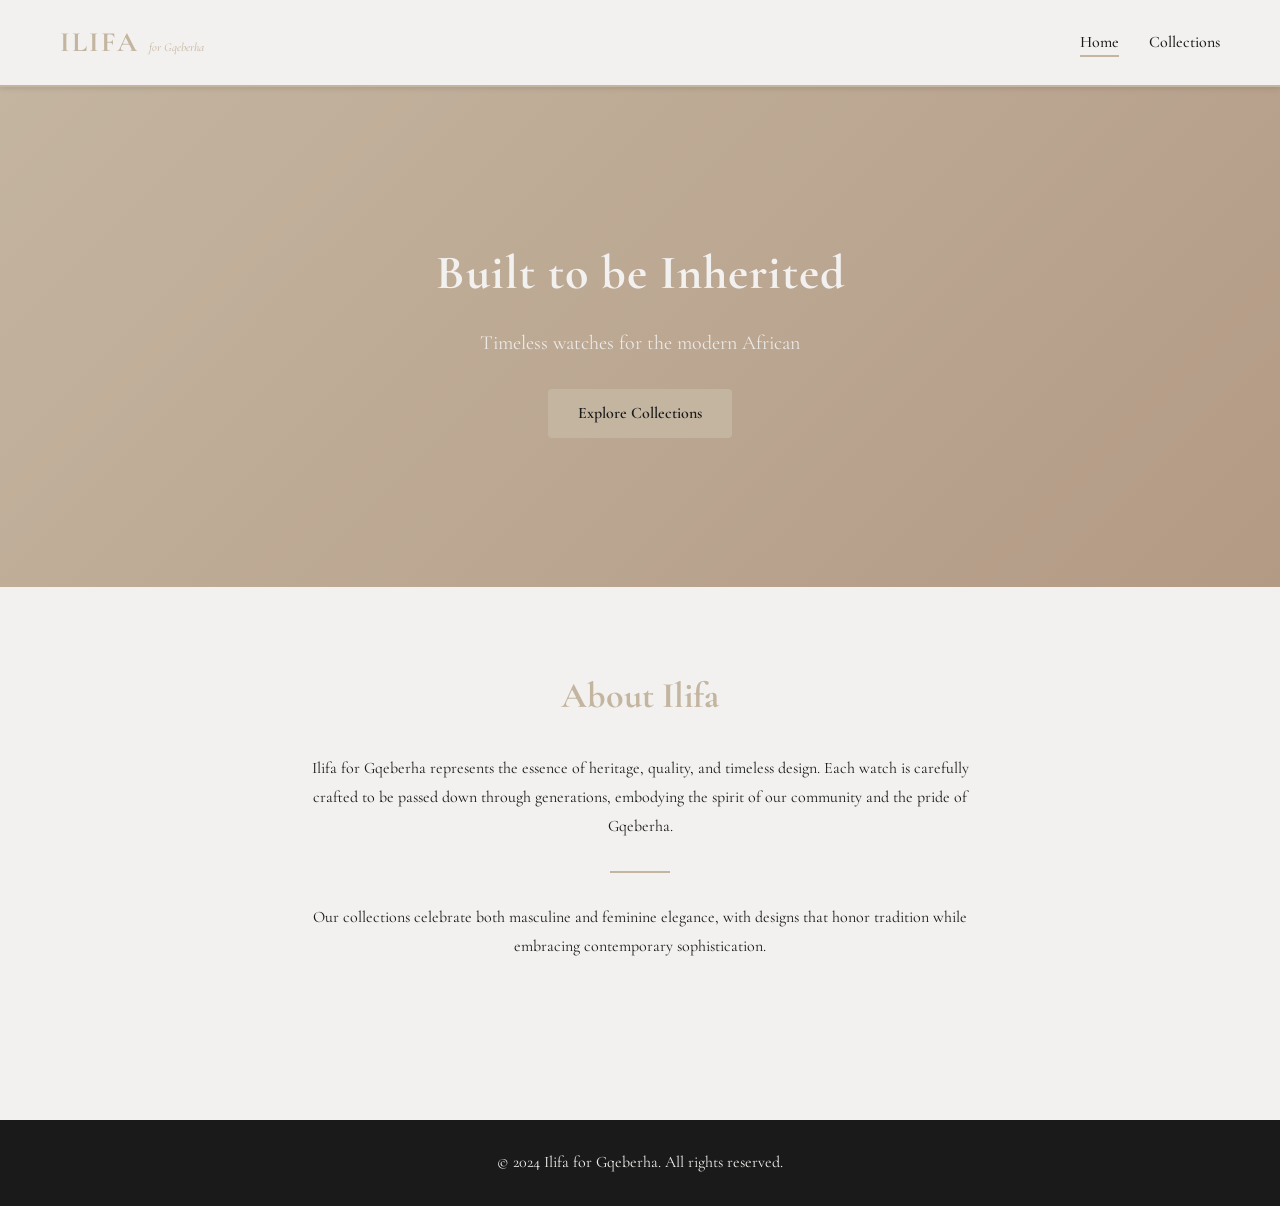
<file: Ilifa/index.html>
<!DOCTYPE html>
<html lang="en">
<head>
    <meta charset="UTF-8">
    <meta name="viewport" content="width=device-width, initial-scale=1.0">
    <title>Ilifa for Gqeberha - Built to be Inherited</title>
    <link rel="stylesheet" href="styles.css">
</head>
<body>
    <nav class="navbar">
        <div class="nav-container">
            <div class="nav-logo">
                <h1>ILIFA</h1>
                <p class="tagline">for Gqeberha</p>
            </div>
            <ul class="nav-menu">
                <li><a href="index.html" class="active">Home</a></li>
                <li><a href="collections.html">Collections</a></li>
            </ul>
        </div>
    </nav>

    <section class="hero">
        <div class="hero-content">
            <h2>Built to be Inherited</h2>
            <p class="hero-subtitle">Timeless watches for the modern African</p>
            <a href="collections.html" class="btn btn-primary">Explore Collections</a>
        </div>
    </section>

    <section class="about">
        <div class="container">
            <h2>About Ilifa</h2>
            <p>Ilifa for Gqeberha represents the essence of heritage, quality, and timeless design. Each watch is carefully crafted to be passed down through generations, embodying the spirit of our community and the pride of Gqeberha.</p>
            <div class="divider"></div>
            <p>Our collections celebrate both masculine and feminine elegance, with designs that honor tradition while embracing contemporary sophistication.</p>
        </div>
    </section>

    <footer>
        <p>&copy; 2024 Ilifa for Gqeberha. All rights reserved.</p>
    </footer>
</body>
</html>
</file>
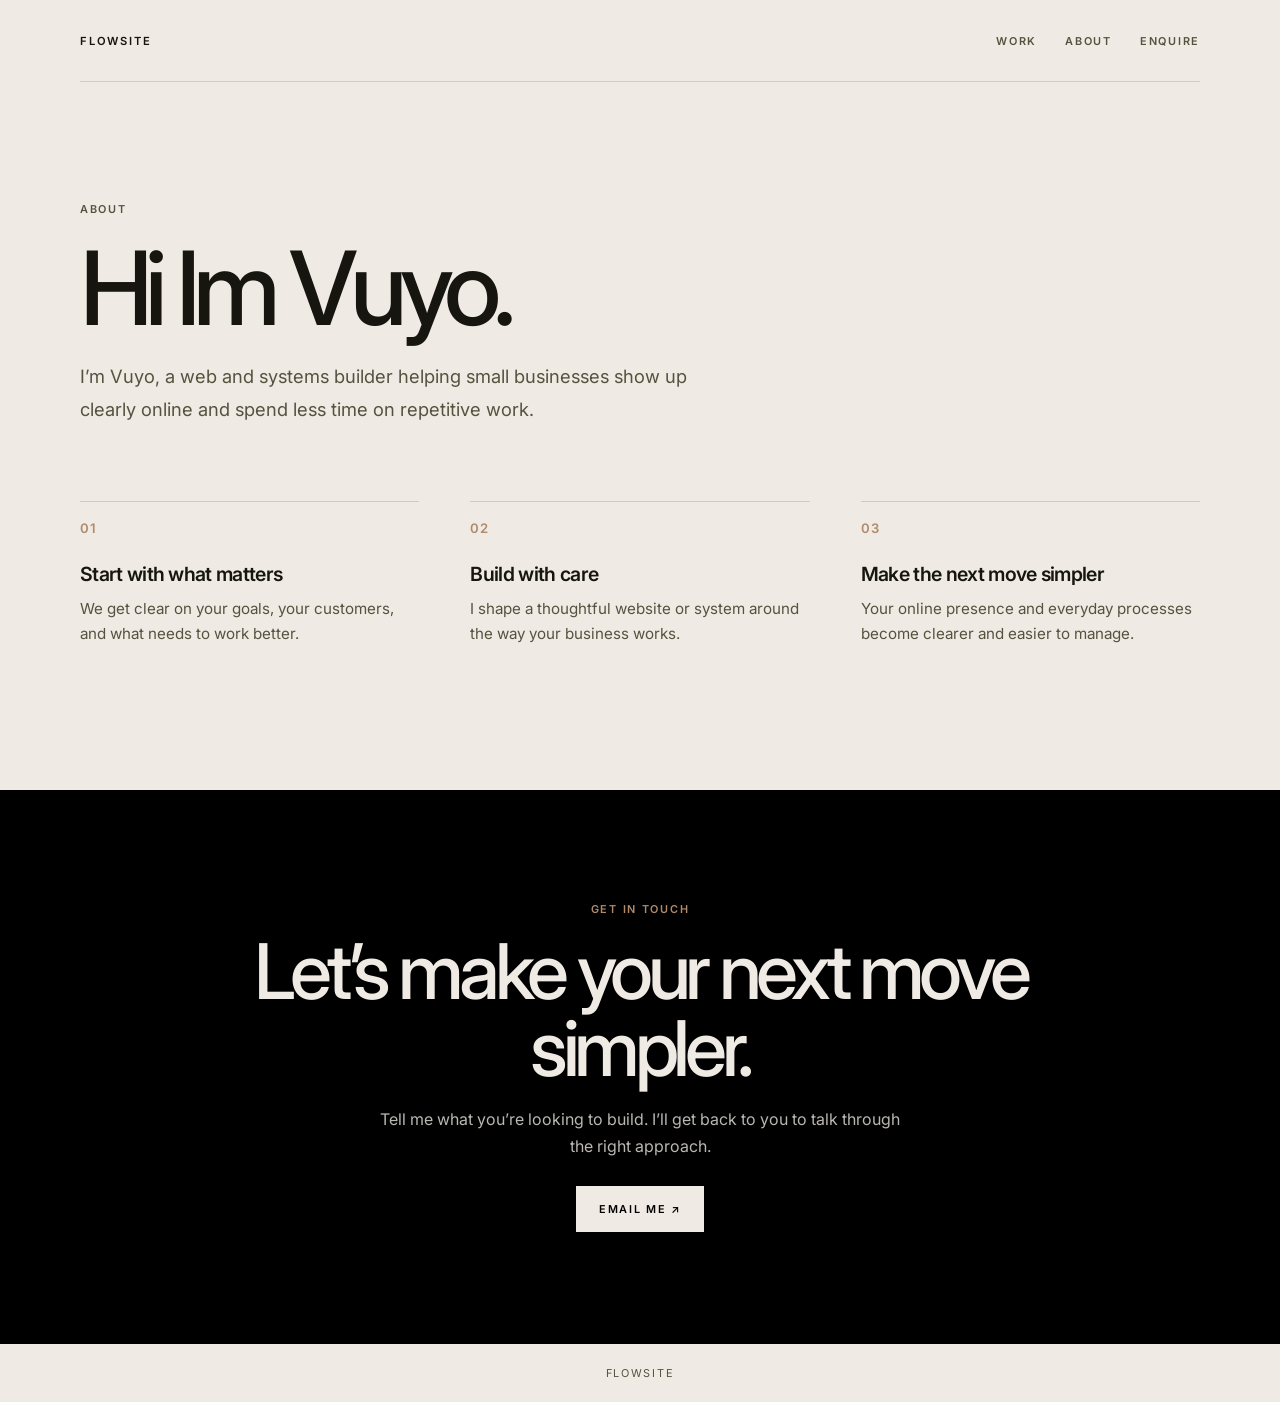
<file: about.html>
<!doctype html>
<html lang="en">
<head>
	<meta charset="utf-8">
	<meta name="viewport" content="width=device-width, initial-scale=1">
	<meta name="theme-color" content="#EFEBE4">
	<title>About — Flowsite</title>
	<link rel="preconnect" href="https://fonts.googleapis.com">
	<link rel="preconnect" href="https://fonts.gstatic.com" crossorigin>
	<link href="https://fonts.googleapis.com/css2?family=Inter:wght@400;500;600;700&display=swap" rel="stylesheet">
	<style>
		:root {
			color-scheme: light;
			--bone: #EFEBE4;
			--ink: #17150F;
			--muted: #55523F;
			--line: #D4CCBB;
			--clay: #B08A6A;
			--page-width: 1120px;
		}

		*,
		*::before,
		*::after {
			box-sizing: border-box;
		}

		html {
			scroll-behavior: smooth;
		}

		body {
			margin: 0;
			background: var(--bone);
			color: var(--ink);
			font-family: Inter, "Helvetica Neue", Arial, sans-serif;
			-webkit-font-smoothing: antialiased;
		}

		a {
			color: inherit;
		}

		.page-shell {
			width: min(calc(100% - 64px), var(--page-width));
			margin-inline: auto;
		}

		.site-header {
			min-height: 82px;
			display: flex;
			align-items: center;
			justify-content: space-between;
			border-bottom: 1px solid var(--line);
		}

		.wordmark {
			color: var(--ink);
			font-size: 0.7rem;
			font-weight: 600;
			letter-spacing: 0.16em;
			text-transform: uppercase;
			text-decoration: none;
		}

		.site-nav {
			display: flex;
			gap: 28px;
			color: var(--muted);
			font-size: 0.68rem;
			font-weight: 600;
			letter-spacing: 0.16em;
			text-transform: uppercase;
		}

		.site-nav a {
			text-decoration: none;
		}

		.site-nav a:hover,
		.site-nav a:focus-visible {
			color: var(--ink);
		}

		main {
			padding-block: clamp(76px, 10vw, 120px) clamp(88px, 12vw, 144px);
		}

		h1,
		h2,
		p {
			margin-top: 0;
		}

		.section-kicker {
			margin-bottom: 22px;
			color: var(--muted);
			font-size: 0.68rem;
			font-weight: 600;
			letter-spacing: 0.16em;
			text-transform: uppercase;
		}

		.about-heading {
			max-width: 760px;
			margin-bottom: clamp(48px, 7vw, 76px);
		}

		.about-heading h1 {
			margin: 0 0 22px;
			font-size: clamp(3.5rem, 8vw, 6.75rem);
			font-weight: 500;
			letter-spacing: -0.075em;
			line-height: 0.98;
		}

		.about-intro {
			max-width: 640px;
			margin: 0;
			color: var(--muted);
			font-size: clamp(1rem, 1.7vw, 1.15rem);
			line-height: 1.75;
		}

		.about-steps {
			display: grid;
			grid-template-columns: repeat(3, minmax(0, 1fr));
			gap: clamp(24px, 4vw, 52px);
		}

		.about-step {
			padding-top: 18px;
			border-top: 1px solid var(--line);
		}

		.about-step-number {
			margin: 0 0 26px;
			color: var(--clay);
			font-size: 0.82rem;
			font-weight: 600;
			letter-spacing: 0.08em;
		}

		.about-step h2 {
			margin: 0 0 10px;
			font-size: 1.22rem;
			font-weight: 600;
			letter-spacing: -0.035em;
		}

		.about-step p:last-child {
			max-width: 340px;
			margin: 0;
			color: var(--muted);
			font-size: 0.95rem;
			line-height: 1.65;
		}

		.contact {
			padding-block: clamp(64px, 10vw, 112px);
			background: #000;
			color: var(--bone);
		}

		.contact-inner {
			display: grid;
			justify-items: center;
			gap: 26px;
			text-align: center;
		}

		.contact .section-kicker {
			margin-bottom: 18px;
			color: var(--clay);
		}

		.contact h2 {
			max-width: 850px;
			margin: 0 auto 18px;
			font-size: clamp(2.75rem, 6vw, 5.5rem);
			font-weight: 500;
			letter-spacing: -0.07em;
			line-height: 1;
		}

		.contact-copy {
			max-width: 540px;
			margin: 0 auto;
			color: var(--bone);
			font-size: 1rem;
			line-height: 1.7;
			opacity: 0.78;
		}

		.contact-link {
			min-height: 46px;
			display: inline-flex;
			align-items: center;
			justify-content: center;
			padding: 0 22px;
			border: 1px solid var(--bone);
			background: var(--bone);
			color: #000;
			font-size: 0.68rem;
			font-weight: 600;
			letter-spacing: 0.16em;
			text-transform: uppercase;
			text-decoration: none;
		}

		.site-footer {
			padding-block: 22px;
			background: var(--bone);
			color: var(--muted);
			font-size: 0.68rem;
		}

		.site-footer p {
			margin: 0;
			letter-spacing: 0.16em;
			text-align: center;
			text-transform: uppercase;
		}

		@media (max-width: 640px) {
			.page-shell {
				width: min(calc(100% - 40px), var(--page-width));
			}

			.site-header {
				min-height: 70px;
			}

			.site-nav {
				gap: 16px;
				font-size: 0.62rem;
				letter-spacing: 0.1em;
			}

			.about-steps {
				grid-template-columns: 1fr;
				gap: 34px;
			}
		}

		@media (prefers-reduced-motion: reduce) {
			html {
				scroll-behavior: auto;
			}
		}
	</style>
</head>
<body>
	<header class="site-header page-shell">
		<a class="wordmark" href="index.html#top">FLOWSITE</a>
		<nav class="site-nav" aria-label="Main navigation">
			<a href="index.html#work">Work</a>
			<a href="about.html" aria-current="page">About</a>
			<a href="#contact">Enquire</a>
		</nav>
	</header>

	<main class="page-shell" aria-labelledby="about-title">
		<section class="about-heading">
			<p class="section-kicker">About</p>
			<h1 id="about-title">Hi Im Vuyo.</h1>
			<p class="about-intro">I’m Vuyo, a web and systems builder helping small businesses show up clearly online and spend less time on repetitive work.</p>
		</section>
		<section class="about-steps" aria-label="How I work">
			<article class="about-step">
				<p class="about-step-number">01</p>
				<h2>Start with what matters</h2>
				<p>We get clear on your goals, your customers, and what needs to work better.</p>
			</article>
			<article class="about-step">
				<p class="about-step-number">02</p>
				<h2>Build with care</h2>
				<p>I shape a thoughtful website or system around the way your business works.</p>
			</article>
			<article class="about-step">
				<p class="about-step-number">03</p>
				<h2>Make the next move simpler</h2>
				<p>Your online presence and everyday processes become clearer and easier to manage.</p>
			</article>
		</section>
	</main>

	<section id="contact" class="contact" aria-labelledby="contact-title">
		<div class="contact-inner page-shell">
			<div>
				<p class="section-kicker">Get in touch</p>
				<h2 id="contact-title">Let’s make your next move simpler.</h2>
				<p class="contact-copy">Tell me what you’re looking to build. I’ll get back to you to talk through the right approach.</p>
			</div>
			<a class="contact-link" href="mailto:vuyomabaleka07@gmail.com">Email me ↗</a>
		</div>
	</section>

	<footer class="site-footer">
		<div class="page-shell">
			<p>Flowsite</p>
		</div>
	</footer>
</body>
</html>
</file>
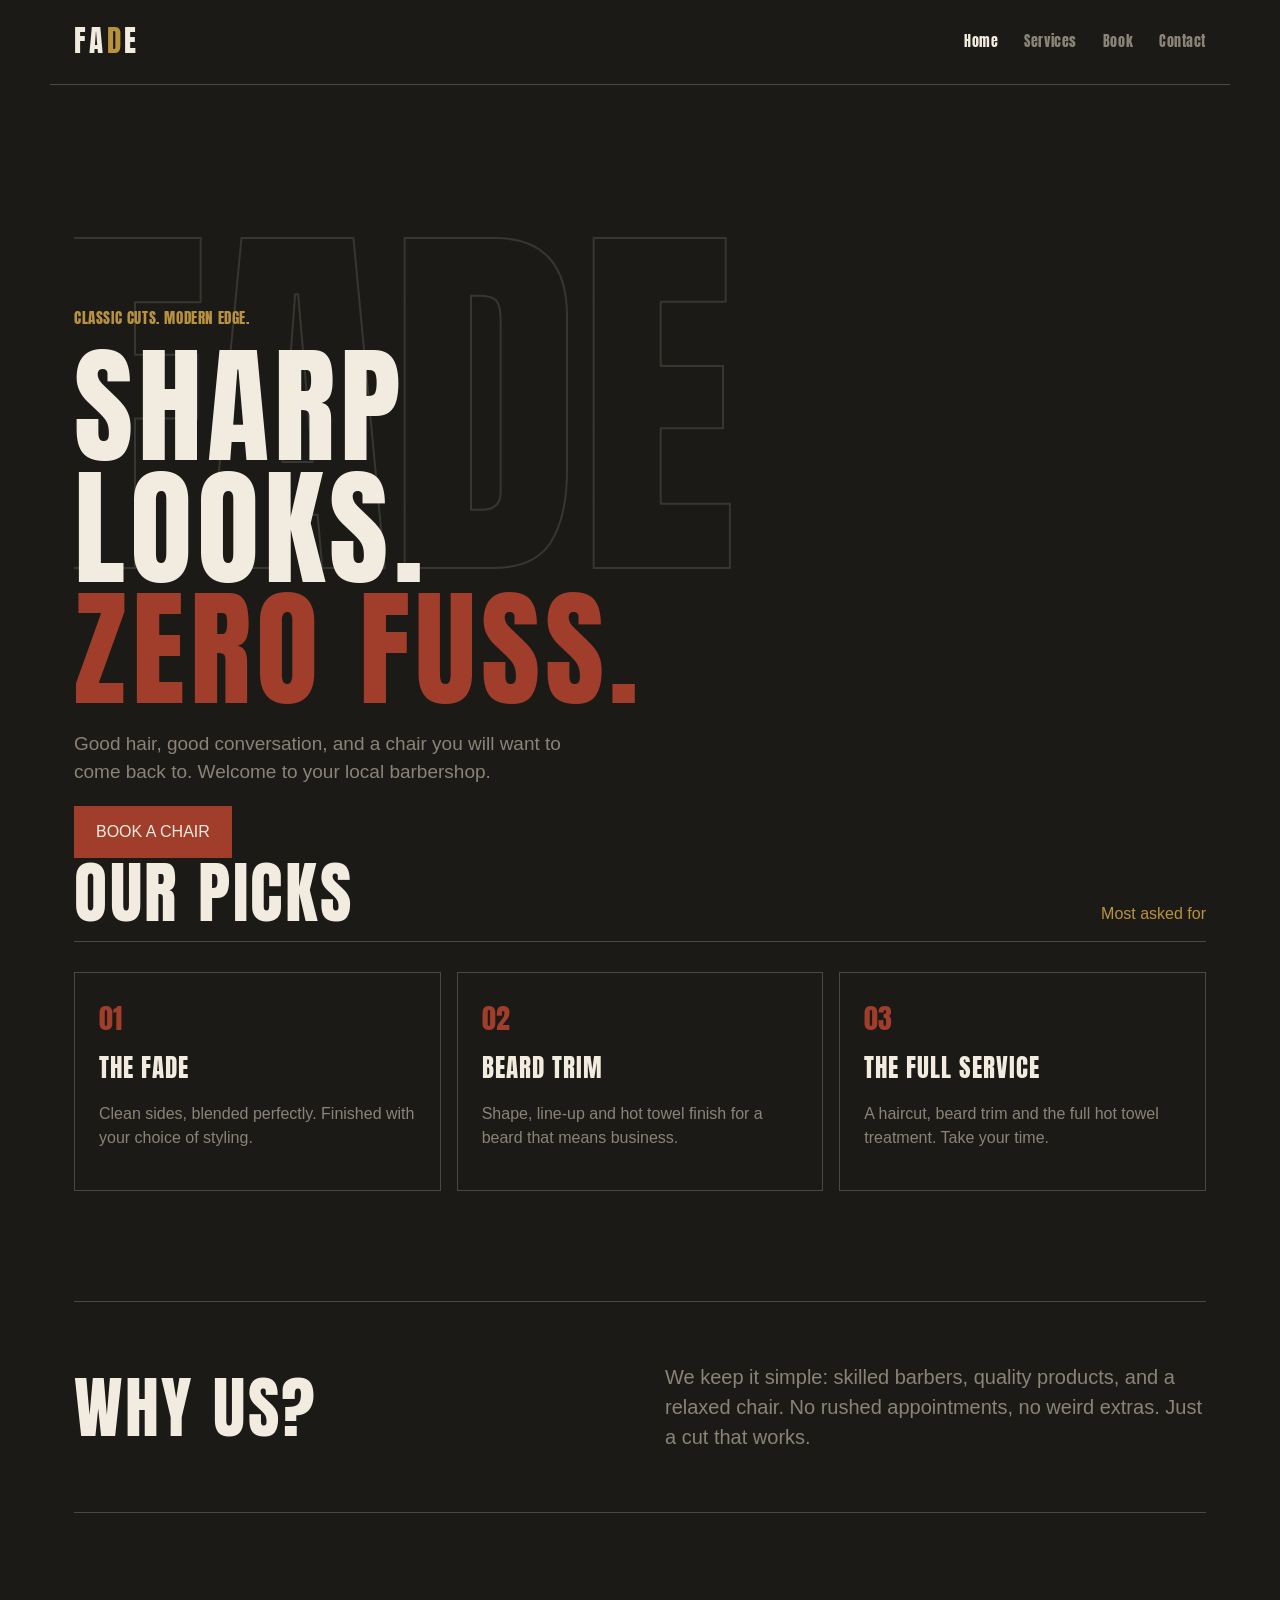
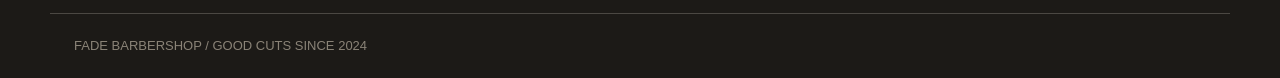
<file: barbershop project/index.html.htm>
<!DOCTYPE html>
<html lang="en">
<head>
	<meta charset="UTF-8">
	<meta name="viewport" content="width=device-width, initial-scale=1.0">
	<title>FADE | Barbershop</title>
	<link rel="preconnect" href="https://fonts.googleapis.com">
	<link rel="preconnect" href="https://fonts.gstatic.com" crossorigin>
	<link href="https://fonts.googleapis.com/css2?family=Anton&display=swap" rel="stylesheet">
	<style>
		:root {
			--ink: #1c1a17;
			--paper: #f2ece0;
			--red: #a13d2b;
			--gold: #b8923c;
			--muted: #8a8377;
			--line: rgba(242, 236, 224, .22);
		}

		* { box-sizing: border-box; }
		html { scroll-behavior: smooth; }
		body {
			margin: 0;
			background: var(--ink);
			color: var(--paper);
			font-family: Arial, sans-serif;
			line-height: 1.5;
		}
		h1, h2, h3, .logo, nav a, button, .price, .duration, .eyebrow { font-family: Anton, Impact, sans-serif; font-weight: 400; letter-spacing: .04em; }
		a { color: inherit; text-decoration: none; }
		button, input, select { font: inherit; }
		.site-header {
			align-items: center; border-bottom: 1px solid var(--line); display: flex;
			justify-content: space-between; margin: 0 auto; max-width: 1180px; padding: 20px 24px;
		}
		.logo { color: var(--paper); font-size: 29px; letter-spacing: .12em; }
		.logo span { color: var(--gold); }
		nav { display: flex; gap: 26px; }
		nav a { color: var(--muted); font-size: 14px; transition: color .2s; }
		nav a:hover, nav a.active { color: var(--paper); }
		.menu-button { background: none; border: 1px solid var(--line); color: var(--paper); display: none; padding: 7px 10px; }
		main { min-height: calc(100vh - 140px); }
		.page { display: none; margin: 0 auto; max-width: 1180px; padding: 72px 24px 100px; }
		.page.active { display: block; animation: arrive .35s ease-out; }
		@keyframes arrive { from { opacity: 0; transform: translateY(10px); } to { opacity: 1; transform: none; } }
		.hero { min-height: 650px; overflow: hidden; padding-top: 150px; position: relative; }
		.watermark { color: transparent; font-family: Anton, Impact, sans-serif; font-size: clamp(180px, 30vw, 410px); left: -20px; line-height: .8; pointer-events: none; position: absolute; top: 95px; -webkit-text-stroke: 2px rgba(242,236,224,.13); z-index: 0; }
		.hero-content { max-width: 620px; position: relative; z-index: 1; }
		.eyebrow { color: var(--gold); font-size: 15px; text-transform: uppercase; }
		h1 { font-size: clamp(64px, 10vw, 132px); line-height: .95; margin: 16px 0 20px; text-transform: uppercase; }
		h1 em { color: var(--red); font-style: normal; }
		.hero p { color: var(--muted); font-size: 19px; max-width: 500px; }
		.button { background: var(--red); border: 0; color: var(--paper); cursor: pointer; display: inline-block; padding: 14px 22px; text-transform: uppercase; transition: background .2s, transform .2s; }
		.button:hover { background: #bc4a34; transform: translateY(-2px); }
		.section-heading { align-items: end; border-bottom: 1px solid var(--line); display: flex; justify-content: space-between; margin-bottom: 30px; padding-bottom: 15px; }
		h2 { font-size: clamp(38px, 6vw, 68px); line-height: 1; margin: 0; text-transform: uppercase; }
		.section-heading p { color: var(--gold); margin: 0; }
		.service-grid, .menu-grid { display: grid; gap: 16px; grid-template-columns: repeat(3, 1fr); }
		.service-card, .menu-item { border: 1px solid var(--line); padding: 24px; }
		.service-card { min-height: 180px; }
		.number { color: var(--red); font-family: Anton; font-size: 28px; }
		h3 { font-size: 25px; margin: 10px 0 7px; text-transform: uppercase; }
		.service-card p, .menu-item p, .contact-list { color: var(--muted); }
		.why { align-items: center; border-bottom: 1px solid var(--line); border-top: 1px solid var(--line); display: grid; gap: 50px; grid-template-columns: 1fr 1fr; margin-top: 110px; padding: 60px 0; }
		.why p { color: var(--muted); font-size: 20px; margin: 0; }
		.page-intro { color: var(--muted); font-size: 18px; max-width: 550px; }
		.menu-section { margin-top: 54px; }
		.menu-section h3 { color: var(--gold); font-size: 31px; margin-bottom: 14px; }
		.menu-grid { grid-template-columns: repeat(2, 1fr); }
		.menu-item { align-items: center; display: grid; grid-template-columns: 1fr auto; }
		.menu-item h4 { font-family: Anton; font-size: 22px; font-weight: 400; margin: 0; text-transform: uppercase; }
		.menu-item p { font-size: 14px; margin: 5px 0 0; }
		.price { color: var(--paper); font-size: 29px; }
		.duration { color: var(--gold); display: block; font-size: 12px; text-align: right; }
		.booking-layout { display: grid; gap: 70px; grid-template-columns: 1fr 1fr; margin-top: 35px; }
		.contact-layout { margin-top: 35px; max-width: 560px; }
		form { border: 1px solid var(--line); padding: 28px; }
		label { color: var(--muted); display: block; font-size: 13px; margin-bottom: 20px; text-transform: uppercase; }
		input, select { background: transparent; border: 0; border-bottom: 1px solid var(--muted); color: var(--paper); display: block; margin-top: 7px; outline: none; padding: 10px 0; width: 100%; }
		select option { background: var(--ink); }
		form .button { margin-top: 5px; width: 100%; }
		.notice { color: var(--gold); display: none; margin: 18px 0 0; }
		.notice.show { display: block; }
		.contact-list { list-style: none; margin: 0; padding: 0; }
		.contact-list li { border-bottom: 1px solid var(--line); padding: 18px 0; }
		.contact-list strong { color: var(--paper); display: block; font-family: Anton; font-size: 19px; font-weight: 400; letter-spacing: .04em; }
		.map { align-items: center; background: repeating-linear-gradient(135deg, rgba(184,146,60,.08), rgba(184,146,60,.08) 2px, transparent 2px, transparent 15px), #26221e; border: 1px solid var(--line); color: var(--gold); display: flex; font-family: Anton; font-size: 32px; justify-content: center; min-height: 300px; text-align: center; }
		footer { border-top: 1px solid var(--line); color: var(--muted); font-size: 13px; margin: 0 auto; max-width: 1180px; padding: 22px 24px; }
		@media (max-width: 700px) {
			.site-header { padding: 16px 20px; }
			nav { background: var(--ink); border: 1px solid var(--line); display: none; flex-direction: column; gap: 16px; padding: 18px; position: absolute; right: 20px; top: 62px; z-index: 3; }
			nav.open { display: flex; }
			.menu-button { display: block; }
			.page { padding: 48px 20px 70px; }
			.hero { min-height: 590px; padding-top: 120px; }
			.watermark { left: -12px; top: 100px; }
			.section-heading { align-items: start; flex-direction: column; gap: 14px; }
			.service-grid, .menu-grid, .why, .booking-layout, .contact-layout { grid-template-columns: 1fr; }
			.why { gap: 25px; margin-top: 70px; padding: 40px 0; }
			.booking-layout, .contact-layout { gap: 40px; }
		}
	</style>
</head>
<body>
	<header class="site-header">
		<a class="logo" href="#home">FA<span>D</span>E</a>
		<button class="menu-button" aria-label="Open menu">MENU</button>
		<nav>
			<a href="#home">Home</a><a href="#services">Services</a><a href="#book">Book</a><a href="#contact">Contact</a>
		</nav>
	</header>

	<main>
		<section class="page" id="home">
			<div class="hero">
				<div class="watermark">FADE</div>
				<div class="hero-content">
					<div class="eyebrow">Classic cuts. Modern edge.</div>
					<h1>Sharp looks.<br><em>Zero fuss.</em></h1>
					<p>Good hair, good conversation, and a chair you will want to come back to. Welcome to your local barbershop.</p>
					<a class="button" href="#book">Book a chair</a>
				</div>
			</div>
			<div class="section-heading"><h2>Our picks</h2><p>Most asked for</p></div>
			<div class="service-grid">
				<article class="service-card"><span class="number">01</span><h3>The Fade</h3><p>Clean sides, blended perfectly. Finished with your choice of styling.</p></article>
				<article class="service-card"><span class="number">02</span><h3>Beard Trim</h3><p>Shape, line-up and hot towel finish for a beard that means business.</p></article>
				<article class="service-card"><span class="number">03</span><h3>The Full Service</h3><p>A haircut, beard trim and the full hot towel treatment. Take your time.</p></article>
			</div>
			<div class="why"><h2>Why us?</h2><p>We keep it simple: skilled barbers, quality products, and a relaxed chair. No rushed appointments, no weird extras. Just a cut that works.</p></div>
		</section>

		<section class="page" id="services">
			<div class="section-heading"><h2>Services</h2><p>Choose your finish</p></div>
			<p class="page-intro">Every service includes a consultation, a clean finish and a few minutes to make sure it is right.</p>
			<div class="menu-section"><h3>Cuts</h3><div class="menu-grid">
				<article class="menu-item"><div><h4>Classic Cut</h4><p>Scissor or clipper cut, styled to finish.</p></div><div><span class="price">R280</span><span class="duration">30 MIN</span></div></article>
				<article class="menu-item"><div><h4>Skin Fade</h4><p>Detailed fade with a sharp line-up.</p></div><div><span class="price">R340</span><span class="duration">45 MIN</span></div></article>
				<article class="menu-item"><div><h4>Buzz Cut</h4><p>One length, tidy edges, no fuss.</p></div><div><span class="price">R180</span><span class="duration">20 MIN</span></div></article>
			</div></div>
			<div class="menu-section"><h3>Beards &amp; Shave</h3><div class="menu-grid">
				<article class="menu-item"><div><h4>Beard Trim</h4><p>Shape and line-up with clippers.</p></div><div><span class="price">R160</span><span class="duration">20 MIN</span></div></article>
				<article class="menu-item"><div><h4>Hot Towel Shave</h4><p>Traditional close shave and cool towel.</p></div><div><span class="price">R260</span><span class="duration">30 MIN</span></div></article>
			</div></div>
			<div class="menu-section"><h3>Packages</h3><div class="menu-grid">
				<article class="menu-item"><div><h4>The Full Service</h4><p>Classic cut, beard trim and hot towel.</p></div><div><span class="price">R520</span><span class="duration">60 MIN</span></div></article>
				<article class="menu-item"><div><h4>Father &amp; Son</h4><p>Two classic cuts, one good afternoon.</p></div><div><span class="price">R420</span><span class="duration">60 MIN</span></div></article>
			</div></div>
		</section>

		<section class="page" id="book">
			<div class="section-heading"><h2>Book a chair</h2><p>We will see you soon</p></div>
			<div class="booking-layout"><div><p class="page-intro">Pick a service and a time that works. This is a request form, so we will call to confirm your appointment.</p><p class="eyebrow">Tuesday - Saturday / 9:00 - 18:00</p></div>
				<form id="booking-form"><label>Name<input name="name" required placeholder="Your name"></label><label>Service<select name="service" required><option value="">Choose a service</option><option>Classic Cut</option><option>Skin Fade</option><option>Beard Trim</option><option>Hot Towel Shave</option><option>The Full Service</option></select></label><label>Date<input name="date" type="date" required></label><label>Time<input name="time" type="time" required></label><label>Phone<input name="phone" type="tel" required placeholder="555-0123"></label><button class="button" type="submit">Request booking</button><p class="notice" id="booking-notice">Thanks, your request is ready. We will give you a call to confirm.</p></form>
			</div>
		</section>

		<section class="page" id="contact">
			<div class="section-heading"><h2>Contact</h2><p>Come say hey</p></div>
			<div class="contact-layout"><ul class="contact-list"><li><strong>Address</strong>14 Mercer Street, Downtown</li><li><strong>Hours</strong>Tuesday - Friday: 9:00 - 18:00<br>Saturday: 9:00 - 16:00<br>Sunday &amp; Monday: Closed</li><li><strong>Phone</strong>555-019-FADE</li><li><strong>Email</strong>hello@fadebarber.test</li></ul></div>
		</section>
	</main>
	<footer>FADE BARBERSHOP / GOOD CUTS SINCE 2024</footer>

	<script>
		const pages = document.querySelectorAll('.page');
		const links = document.querySelectorAll('nav a');
		const nav = document.querySelector('nav');
		const menuButton = document.querySelector('.menu-button');
		function showPage() {
			const requested = location.hash.slice(1) || 'home';
			const page = document.getElementById(requested) || document.getElementById('home');
			pages.forEach((item) => item.classList.toggle('active', item === page));
			links.forEach((link) => link.classList.toggle('active', link.hash === '#' + page.id));
			nav.classList.remove('open');
		}
		window.addEventListener('hashchange', showPage);
		menuButton.addEventListener('click', () => nav.classList.toggle('open'));
		document.getElementById('booking-form').addEventListener('submit', (event) => {
			event.preventDefault();
			document.getElementById('booking-notice').classList.add('show');
			event.target.reset();
		});
		showPage();
	</script>
</body>
</html>
</file>
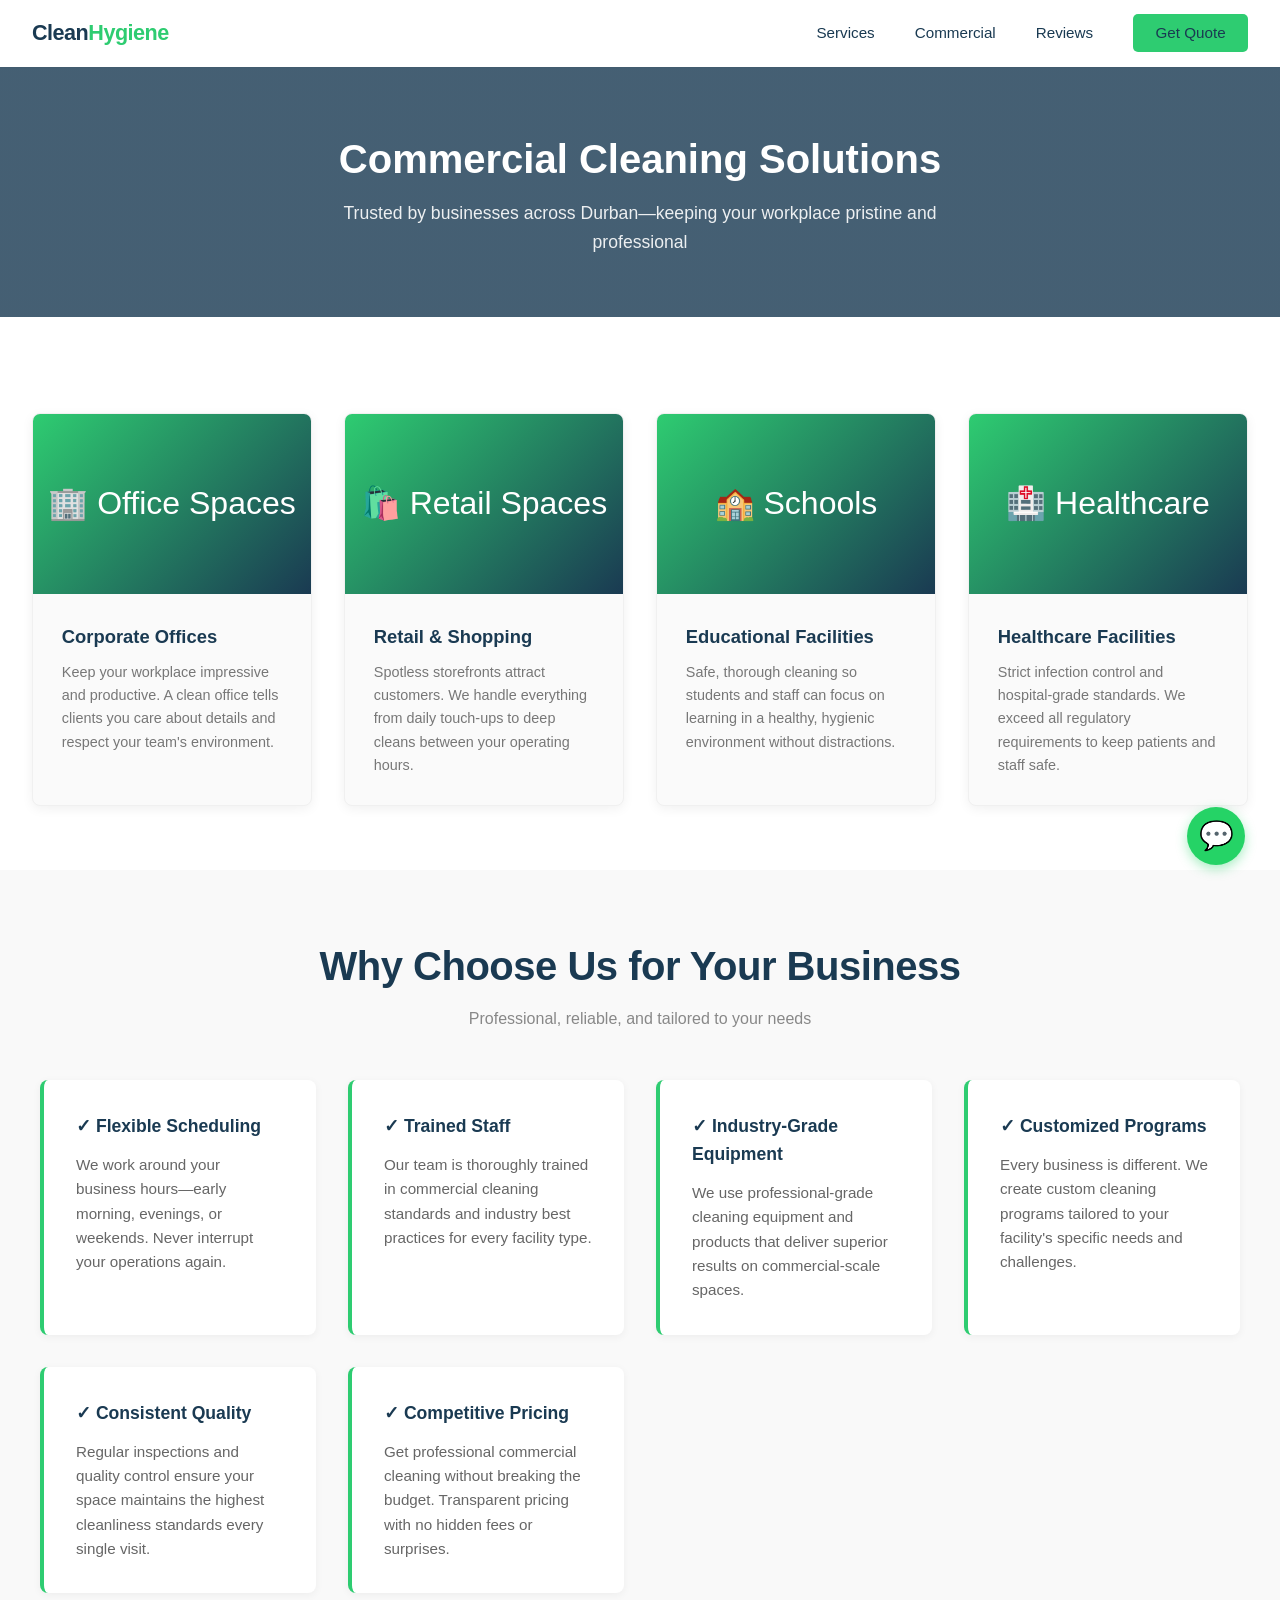
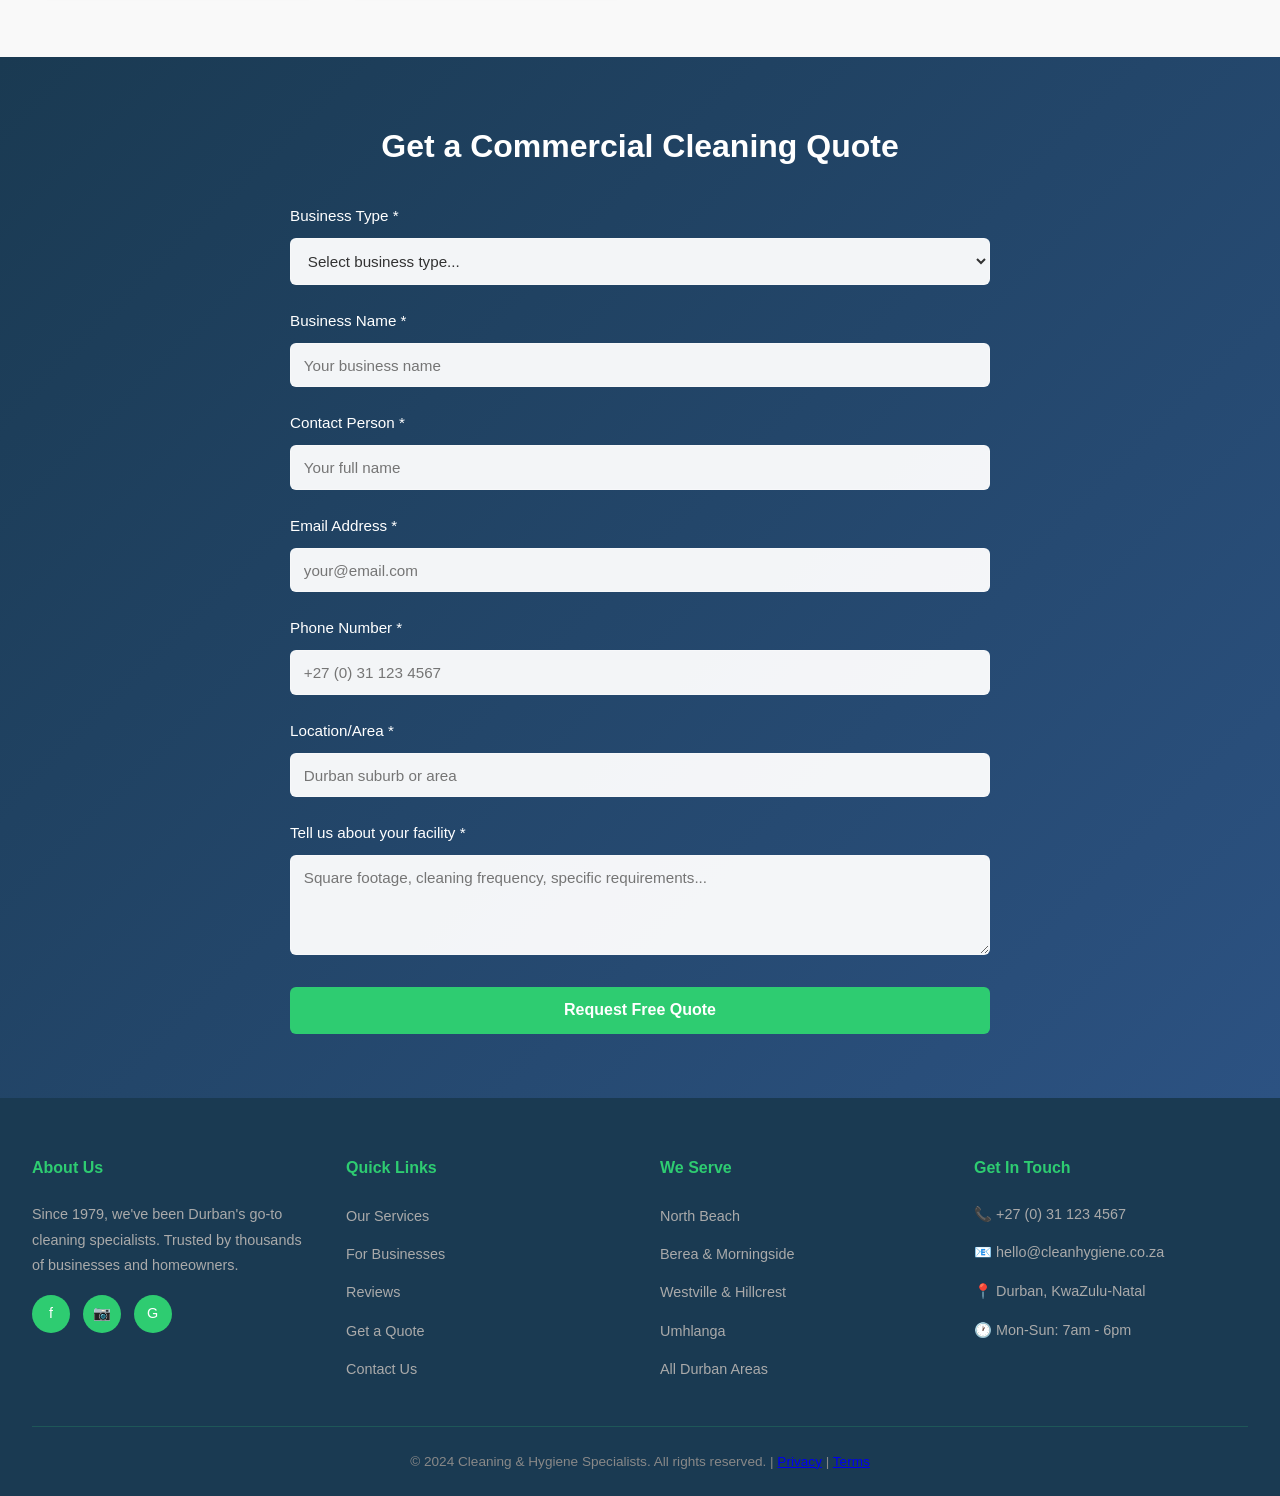
<file: cleaning specialist/commercial.html>
<!DOCTYPE html>
<html lang="en">
<head>
    <meta charset="UTF-8">
    <meta name="viewport" content="width=device-width, initial-scale=1.0">
    <title>Commercial Cleaning Services - Durban | CleanHygiene</title>
    <style>
        * {
            margin: 0;
            padding: 0;
            box-sizing: border-box;
        }

        body {
            font-family: 'Segoe UI', Tahoma, Geneva, Verdana, sans-serif;
            line-height: 1.6;
            color: #333;
            background-color: #ffffff;
        }

        /* Header & Navigation */
        header {
            background-color: #fff;
            box-shadow: 0 1px 3px rgba(0, 0, 0, 0.05);
            position: sticky;
            top: 0;
            z-index: 100;
        }

        .navbar {
            display: flex;
            justify-content: space-between;
            align-items: center;
            padding: 1rem 2rem;
            max-width: 1400px;
            margin: 0 auto;
        }

        .logo {
            font-size: 1.35rem;
            font-weight: 700;
            color: #1a3a52;
            text-decoration: none;
            letter-spacing: -0.5px;
        }

        .logo-green {
            color: #2ecc71;
        }

        .nav-links {
            display: flex;
            list-style: none;
            gap: 2.5rem;
            align-items: center;
        }

        .nav-links a {
            text-decoration: none;
            color: #1a3a52;
            font-weight: 500;
            transition: color 0.3s;
            font-size: 0.95rem;
        }

        .nav-links a:hover {
            color: #2ecc71;
        }

        .call-button {
            background-color: #2ecc71;
            color: white;
            padding: 0.65rem 1.4rem;
            border: none;
            border-radius: 5px;
            cursor: pointer;
            font-weight: 600;
            transition: all 0.3s;
            text-decoration: none;
            font-size: 0.9rem;
        }

        .call-button:hover {
            background-color: #27ae60;
            transform: translateY(-1px);
        }

        /* Page Header */
        .page-header {
            background: linear-gradient(135deg, rgba(26, 58, 82, 0.8), rgba(26, 58, 82, 0.8)), 
                        url('data:image/svg+xml,<svg xmlns="http://www.w3.org/2000/svg" viewBox="0 0 1200 300"><rect fill="%23f0f4f8" width="1200" height="300"/></svg>');
            background-size: cover;
            background-position: center;
            color: white;
            text-align: center;
            padding: 60px 2rem;
            min-height: 250px;
            display: flex;
            flex-direction: column;
            justify-content: center;
            align-items: center;
        }

        .page-header h1 {
            font-size: 2.5rem;
            margin-bottom: 0.5rem;
            font-weight: 700;
        }

        .page-header p {
            font-size: 1.1rem;
            opacity: 0.9;
            max-width: 600px;
        }

        /* Section Styles */
        .section-title {
            text-align: center;
            font-size: 2.5rem;
            color: #1a3a52;
            margin-bottom: 0.5rem;
            font-weight: 700;
            letter-spacing: -0.5px;
        }

        .section-subtitle {
            text-align: center;
            color: #888;
            margin-bottom: 3rem;
            font-size: 1rem;
            font-weight: 400;
        }

        /* Commercial Section */
        .commercial {
            background-color: #fff;
            padding: 4rem 2rem;
        }

        .commercial-container {
            max-width: 1400px;
            margin: 0 auto;
        }

        .commercial-grid {
            display: grid;
            grid-template-columns: repeat(auto-fit, minmax(280px, 1fr));
            gap: 2rem;
            margin-top: 2rem;
        }

        .commercial-item {
            background-color: #fafafa;
            border-radius: 8px;
            overflow: hidden;
            box-shadow: 0 3px 12px rgba(0, 0, 0, 0.06);
            transition: all 0.3s ease;
            border: 1px solid #f0f0f0;
        }

        .commercial-item:hover {
            box-shadow: 0 8px 24px rgba(46, 204, 113, 0.1);
            border-color: #2ecc71;
        }

        .commercial-image {
            background: linear-gradient(135deg, #2ecc71 0%, #1a3a52 100%);
            height: 180px;
            display: flex;
            align-items: center;
            justify-content: center;
            color: white;
            font-size: 2rem;
        }

        .commercial-content {
            padding: 1.8rem;
        }

        .commercial-content h3 {
            color: #1a3a52;
            margin-bottom: 0.6rem;
            font-size: 1.15rem;
            font-weight: 600;
        }

        .commercial-content p {
            color: #777;
            font-size: 0.9rem;
            line-height: 1.6;
        }

        .commercial-features {
            padding: 4rem 2rem;
            background-color: #f9f9f9;
        }

        .features-container {
            max-width: 1200px;
            margin: 0 auto;
        }

        .features-grid {
            display: grid;
            grid-template-columns: repeat(auto-fit, minmax(250px, 1fr));
            gap: 2rem;
            margin-top: 2rem;
        }

        .feature-item {
            background-color: white;
            padding: 2rem;
            border-radius: 8px;
            border-left: 4px solid #2ecc71;
            box-shadow: 0 2px 8px rgba(0, 0, 0, 0.05);
        }

        .feature-item h3 {
            color: #1a3a52;
            margin-bottom: 0.8rem;
            font-size: 1.1rem;
            font-weight: 600;
        }

        .feature-item p {
            color: #666;
            font-size: 0.95rem;
            line-height: 1.6;
        }

        /* Quote Form Section */
        .quote-section {
            background: linear-gradient(135deg, #1a3a52 0%, #2c5282 100%);
            color: white;
            padding: 4rem 2rem;
        }

        .quote-container {
            max-width: 700px;
            margin: 0 auto;
        }

        .quote-section h2 {
            text-align: center;
            margin-bottom: 2rem;
            font-size: 2rem;
            font-weight: 700;
        }

        .form-group {
            margin-bottom: 1.5rem;
        }

        .form-group label {
            display: block;
            margin-bottom: 0.6rem;
            font-weight: 500;
            font-size: 0.95rem;
        }

        .form-group input,
        .form-group select,
        .form-group textarea {
            width: 100%;
            padding: 0.8rem;
            border: 1px solid rgba(255, 255, 255, 0.3);
            border-radius: 6px;
            font-family: inherit;
            font-size: 0.95rem;
            background-color: rgba(255, 255, 255, 0.95);
            color: #333;
            transition: all 0.3s;
        }

        .form-group input:focus,
        .form-group select:focus,
        .form-group textarea:focus {
            outline: none;
            border-color: #2ecc71;
            background-color: white;
            box-shadow: 0 0 0 3px rgba(46, 204, 113, 0.1);
        }

        .form-group textarea {
            resize: vertical;
            min-height: 100px;
        }

        .form-submit {
            background-color: #2ecc71;
            color: white;
            padding: 0.9rem 2rem;
            border: none;
            border-radius: 6px;
            font-weight: 600;
            cursor: pointer;
            width: 100%;
            font-size: 1rem;
            transition: all 0.3s;
        }

        .form-submit:hover {
            background-color: #27ae60;
            transform: translateY(-1px);
            box-shadow: 0 4px 12px rgba(46, 204, 113, 0.3);
        }

        /* Floating WhatsApp Button */
        .whatsapp-float {
            position: fixed;
            width: 58px;
            height: 58px;
            bottom: 35px;
            right: 35px;
            background-color: #25d366;
            color: white;
            border-radius: 50%;
            text-align: center;
            font-size: 28px;
            box-shadow: 0 4px 12px rgba(37, 211, 102, 0.4);
            z-index: 100;
            cursor: pointer;
            display: flex;
            align-items: center;
            justify-content: center;
            transition: all 0.3s ease;
            text-decoration: none;
        }

        .whatsapp-float:hover {
            background-color: #20ba58;
            transform: scale(1.08);
            box-shadow: 0 6px 20px rgba(37, 211, 102, 0.5);
        }

        /* Footer */
        footer {
            background-color: #1a3a52;
            color: #ccc;
            padding: 3.5rem 2rem 1.5rem;
        }

        .footer-container {
            max-width: 1400px;
            margin: 0 auto;
            display: grid;
            grid-template-columns: repeat(auto-fit, minmax(240px, 1fr));
            gap: 2.5rem;
            margin-bottom: 2rem;
        }

        .footer-section h4 {
            color: #2ecc71;
            margin-bottom: 1.2rem;
            font-size: 1rem;
            font-weight: 600;
        }

        .footer-section {
            line-height: 1.8;
        }

        .footer-section p {
            color: #aaa;
            font-size: 0.9rem;
        }

        .footer-section ul {
            list-style: none;
        }

        .footer-section ul li {
            margin-bottom: 0.6rem;
        }

        .footer-section a {
            color: #aaa;
            text-decoration: none;
            transition: color 0.3s;
            font-size: 0.9rem;
        }

        .footer-section a:hover {
            color: #2ecc71;
        }

        .footer-contact {
            margin-bottom: 0.8rem;
            color: #aaa;
            font-size: 0.9rem;
        }

        .social-links {
            display: flex;
            gap: 0.8rem;
            margin-top: 1rem;
        }

        .social-links a {
            display: inline-flex;
            width: 38px;
            height: 38px;
            background-color: #2ecc71;
            border-radius: 50%;
            align-items: center;
            justify-content: center;
            text-decoration: none;
            color: white;
            transition: all 0.3s;
            font-size: 0.9rem;
        }

        .social-links a:hover {
            background-color: #27ae60;
            transform: translateY(-2px);
        }

        .footer-bottom {
            text-align: center;
            padding-top: 1.5rem;
            border-top: 1px solid rgba(46, 204, 113, 0.2);
            color: #888;
            font-size: 0.85rem;
        }

        /* Responsive Design */
        @media (max-width: 768px) {
            .page-header h1 {
                font-size: 1.8rem;
            }

            .nav-links {
                gap: 1rem;
                flex-wrap: wrap;
                justify-content: center;
            }

            .whatsapp-float {
                width: 50px;
                height: 50px;
                bottom: 20px;
                right: 20px;
                font-size: 25px;
            }
        }
    </style>
</head>
<body>
    <!-- Header & Navigation -->
    <header>
        <div class="navbar">
            <a href="index.html" class="logo">Clean<span class="logo-green">Hygiene</span></a>
            <nav>
                <ul class="nav-links">
                    <li><a href="services.html">Services</a></li>
                    <li><a href="commercial.html">Commercial</a></li>
                    <li><a href="reviews.html">Reviews</a></li>
                    <li><a href="#quote" class="call-button">Get Quote</a></li>
                </ul>
            </nav>
        </div>
    </header>

    <!-- Page Header -->
    <section class="page-header">
        <h1>Commercial Cleaning Solutions</h1>
        <p>Trusted by businesses across Durban—keeping your workplace pristine and professional</p>
    </section>

    <!-- Commercial Section -->
    <section class="commercial">
        <div class="commercial-container">
            <div class="commercial-grid">
                <div class="commercial-item">
                    <div class="commercial-image">🏢 Office Spaces</div>
                    <div class="commercial-content">
                        <h3>Corporate Offices</h3>
                        <p>Keep your workplace impressive and productive. A clean office tells clients you care about details and respect your team's environment.</p>
                    </div>
                </div>
                <div class="commercial-item">
                    <div class="commercial-image">🛍️ Retail Spaces</div>
                    <div class="commercial-content">
                        <h3>Retail & Shopping</h3>
                        <p>Spotless storefronts attract customers. We handle everything from daily touch-ups to deep cleans between your operating hours.</p>
                    </div>
                </div>
                <div class="commercial-item">
                    <div class="commercial-image">🏫 Schools</div>
                    <div class="commercial-content">
                        <h3>Educational Facilities</h3>
                        <p>Safe, thorough cleaning so students and staff can focus on learning in a healthy, hygienic environment without distractions.</p>
                    </div>
                </div>
                <div class="commercial-item">
                    <div class="commercial-image">🏥 Healthcare</div>
                    <div class="commercial-content">
                        <h3>Healthcare Facilities</h3>
                        <p>Strict infection control and hospital-grade standards. We exceed all regulatory requirements to keep patients and staff safe.</p>
                    </div>
                </div>
            </div>
        </div>
    </section>

    <!-- Features Section -->
    <section class="commercial-features">
        <div class="features-container">
            <h2 class="section-title">Why Choose Us for Your Business</h2>
            <p class="section-subtitle">Professional, reliable, and tailored to your needs</p>
            <div class="features-grid">
                <div class="feature-item">
                    <h3>✓ Flexible Scheduling</h3>
                    <p>We work around your business hours—early morning, evenings, or weekends. Never interrupt your operations again.</p>
                </div>
                <div class="feature-item">
                    <h3>✓ Trained Staff</h3>
                    <p>Our team is thoroughly trained in commercial cleaning standards and industry best practices for every facility type.</p>
                </div>
                <div class="feature-item">
                    <h3>✓ Industry-Grade Equipment</h3>
                    <p>We use professional-grade cleaning equipment and products that deliver superior results on commercial-scale spaces.</p>
                </div>
                <div class="feature-item">
                    <h3>✓ Customized Programs</h3>
                    <p>Every business is different. We create custom cleaning programs tailored to your facility's specific needs and challenges.</p>
                </div>
                <div class="feature-item">
                    <h3>✓ Consistent Quality</h3>
                    <p>Regular inspections and quality control ensure your space maintains the highest cleanliness standards every single visit.</p>
                </div>
                <div class="feature-item">
                    <h3>✓ Competitive Pricing</h3>
                    <p>Get professional commercial cleaning without breaking the budget. Transparent pricing with no hidden fees or surprises.</p>
                </div>
            </div>
        </div>
    </section>

    <!-- Quote Request Form Section -->
    <section class="quote-section" id="quote">
        <div class="quote-container">
            <h2>Get a Commercial Cleaning Quote</h2>
            <form onsubmit="handleQuoteSubmit(event)">
                <div class="form-group">
                    <label for="business">Business Type *</label>
                    <select id="business" name="business" required>
                        <option value="">Select business type...</option>
                        <option value="office">Corporate Office</option>
                        <option value="retail">Retail Store</option>
                        <option value="school">School/Educational</option>
                        <option value="healthcare">Healthcare Facility</option>
                        <option value="warehouse">Warehouse/Industrial</option>
                        <option value="other">Other</option>
                    </select>
                </div>

                <div class="form-group">
                    <label for="name">Business Name *</label>
                    <input type="text" id="name" name="name" required placeholder="Your business name">
                </div>

                <div class="form-group">
                    <label for="contact">Contact Person *</label>
                    <input type="text" id="contact" name="contact" required placeholder="Your full name">
                </div>

                <div class="form-group">
                    <label for="email">Email Address *</label>
                    <input type="email" id="email" name="email" required placeholder="your@email.com">
                </div>

                <div class="form-group">
                    <label for="phone">Phone Number *</label>
                    <input type="tel" id="phone" name="phone" required placeholder="+27 (0) 31 123 4567">
                </div>

                <div class="form-group">
                    <label for="location">Location/Area *</label>
                    <input type="text" id="location" name="location" required placeholder="Durban suburb or area">
                </div>

                <div class="form-group">
                    <label for="message">Tell us about your facility *</label>
                    <textarea id="message" name="message" placeholder="Square footage, cleaning frequency, specific requirements..." required></textarea>
                </div>

                <button type="submit" class="form-submit">Request Free Quote</button>
            </form>
        </div>
    </section>

    <!-- Floating WhatsApp Button -->
    <a href="https://wa.me/27123456789" class="whatsapp-float" target="_blank" title="Chat on WhatsApp">
        💬
    </a>

    <!-- Footer -->
    <footer>
        <div class="footer-container">
            <div class="footer-section">
                <h4>About Us</h4>
                <p>Since 1979, we've been Durban's go-to cleaning specialists. Trusted by thousands of businesses and homeowners.</p>
                <div class="social-links">
                    <a href="#" title="Facebook">f</a>
                    <a href="#" title="Instagram">📷</a>
                    <a href="#" title="Google Reviews">G</a>
                </div>
            </div>

            <div class="footer-section">
                <h4>Quick Links</h4>
                <ul>
                    <li><a href="services.html">Our Services</a></li>
                    <li><a href="commercial.html">For Businesses</a></li>
                    <li><a href="reviews.html">Reviews</a></li>
                    <li><a href="#quote">Get a Quote</a></li>
                    <li><a href="#">Contact Us</a></li>
                </ul>
            </div>

            <div class="footer-section">
                <h4>We Serve</h4>
                <ul>
                    <li><a href="#">North Beach</a></li>
                    <li><a href="#">Berea & Morningside</a></li>
                    <li><a href="#">Westville & Hillcrest</a></li>
                    <li><a href="#">Umhlanga</a></li>
                    <li><a href="#">All Durban Areas</a></li>
                </ul>
            </div>

            <div class="footer-section">
                <h4>Get In Touch</h4>
                <div class="footer-contact">📞 +27 (0) 31 123 4567</div>
                <div class="footer-contact">📧 hello@cleanhygiene.co.za</div>
                <div class="footer-contact">📍 Durban, KwaZulu-Natal</div>
                <div class="footer-contact">🕐 Mon-Sun: 7am - 6pm</div>
            </div>
        </div>

        <div class="footer-bottom">
            <p>&copy; 2024 Cleaning & Hygiene Specialists. All rights reserved. | <a href="#">Privacy</a> | <a href="#">Terms</a></p>
        </div>
    </footer>

    <script>
        function handleQuoteSubmit(event) {
            event.preventDefault();
            
            const formData = {
                business: document.getElementById('business').value,
                name: document.getElementById('name').value,
                contact: document.getElementById('contact').value,
                email: document.getElementById('email').value,
                phone: document.getElementById('phone').value
            };

            alert(`Thank you! We've received your commercial cleaning inquiry for ${formData.name}. We'll contact you at ${formData.phone} to discuss your specific needs.`);
            event.target.reset();
        }

        document.querySelectorAll('a[href^="#"]').forEach(anchor => {
            anchor.addEventListener('click', function (e) {
                e.preventDefault();
                const target = document.querySelector(this.getAttribute('href'));
                if (target) {
                    target.scrollIntoView({ behavior: 'smooth' });
                }
            });
        });
    </script>
</body>
</html>
</file>
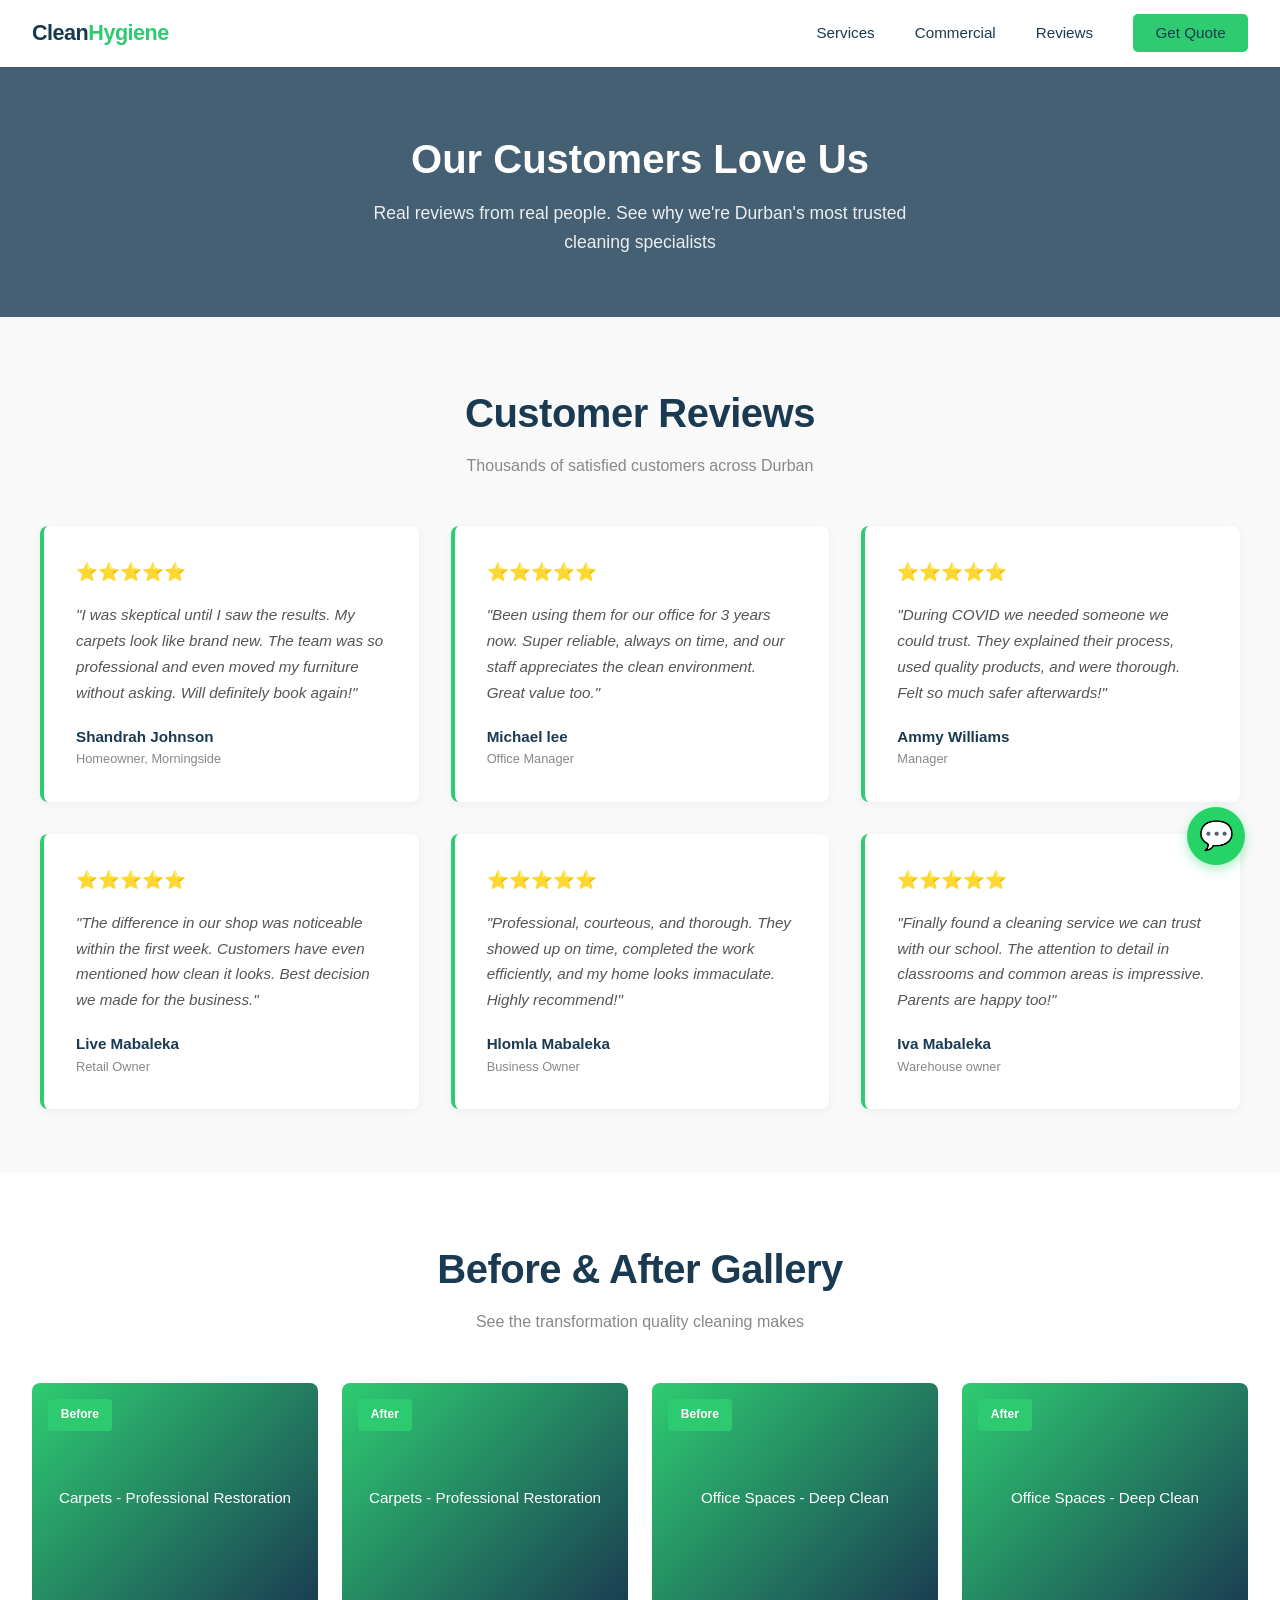
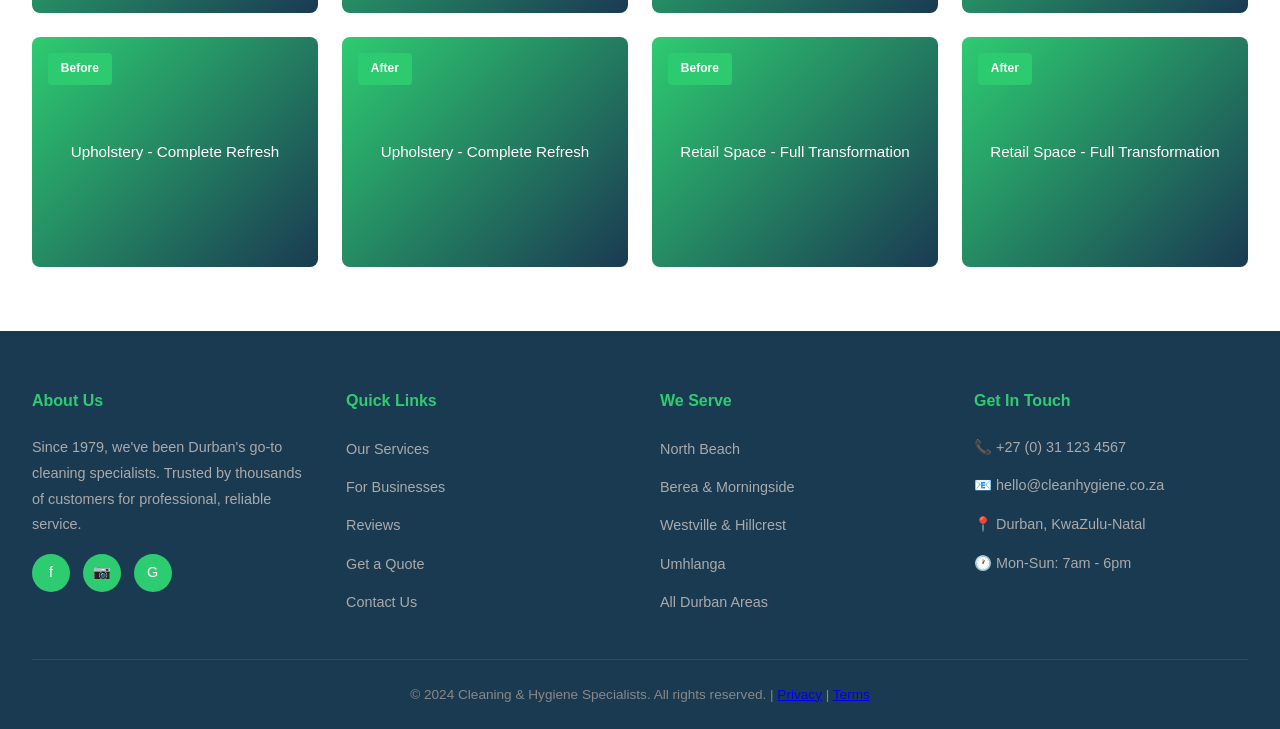
<file: cleaning specialist/reviews.html>
<!DOCTYPE html>
<html lang="en">
<head>
    <meta charset="UTF-8">
    <meta name="viewport" content="width=device-width, initial-scale=1.0">
    <title>Customer Reviews & Gallery - CleanHygiene | Durban Cleaning Services</title>
    <style>
        * {
            margin: 0;
            padding: 0;
            box-sizing: border-box;
        }

        body {
            font-family: 'Segoe UI', Tahoma, Geneva, Verdana, sans-serif;
            line-height: 1.6;
            color: #333;
            background-color: #ffffff;
        }

        /* Header & Navigation */
        header {
            background-color: #fff;
            box-shadow: 0 1px 3px rgba(0, 0, 0, 0.05);
            position: sticky;
            top: 0;
            z-index: 100;
        }

        .navbar {
            display: flex;
            justify-content: space-between;
            align-items: center;
            padding: 1rem 2rem;
            max-width: 1400px;
            margin: 0 auto;
        }

        .logo {
            font-size: 1.35rem;
            font-weight: 700;
            color: #1a3a52;
            text-decoration: none;
            letter-spacing: -0.5px;
        }

        .logo-green {
            color: #2ecc71;
        }

        .nav-links {
            display: flex;
            list-style: none;
            gap: 2.5rem;
            align-items: center;
        }

        .nav-links a {
            text-decoration: none;
            color: #1a3a52;
            font-weight: 500;
            transition: color 0.3s;
            font-size: 0.95rem;
        }

        .nav-links a:hover {
            color: #2ecc71;
        }

        .call-button {
            background-color: #2ecc71;
            color: white;
            padding: 0.65rem 1.4rem;
            border: none;
            border-radius: 5px;
            cursor: pointer;
            font-weight: 600;
            transition: all 0.3s;
            text-decoration: none;
            font-size: 0.9rem;
        }

        .call-button:hover {
            background-color: #27ae60;
            transform: translateY(-1px);
        }

        /* Page Header */
        .page-header {
            background: linear-gradient(135deg, rgba(26, 58, 82, 0.8), rgba(26, 58, 82, 0.8)), 
                        url('data:image/svg+xml,<svg xmlns="http://www.w3.org/2000/svg" viewBox="0 0 1200 300"><rect fill="%23f0f4f8" width="1200" height="300"/></svg>');
            background-size: cover;
            background-position: center;
            color: white;
            text-align: center;
            padding: 60px 2rem;
            min-height: 250px;
            display: flex;
            flex-direction: column;
            justify-content: center;
            align-items: center;
        }

        .page-header h1 {
            font-size: 2.5rem;
            margin-bottom: 0.5rem;
            font-weight: 700;
        }

        .page-header p {
            font-size: 1.1rem;
            opacity: 0.9;
            max-width: 600px;
        }

        /* Section Styles */
        .section-title {
            text-align: center;
            font-size: 2.5rem;
            color: #1a3a52;
            margin-bottom: 0.5rem;
            font-weight: 700;
            letter-spacing: -0.5px;
        }

        .section-subtitle {
            text-align: center;
            color: #888;
            margin-bottom: 3rem;
            font-size: 1rem;
            font-weight: 400;
        }

        /* Testimonials */
        .testimonials {
            background-color: #f9f9f9;
            padding: 4rem 2rem;
        }

        .testimonials-container {
            max-width: 1200px;
            margin: 0 auto;
        }

        .testimonials-grid {
            display: grid;
            grid-template-columns: repeat(auto-fit, minmax(290px, 1fr));
            gap: 2rem;
            margin-top: 2rem;
        }

        .testimonial-card {
            background-color: white;
            padding: 2rem;
            border-radius: 8px;
            border-left: 4px solid #2ecc71;
            box-shadow: 0 2px 10px rgba(0, 0, 0, 0.05);
            transition: all 0.3s ease;
        }

        .testimonial-card:hover {
            box-shadow: 0 6px 20px rgba(46, 204, 113, 0.1);
        }

        .testimonial-stars {
            color: #ffc107;
            font-size: 1.1rem;
            margin-bottom: 1rem;
        }

        .testimonial-text {
            color: #555;
            margin-bottom: 1.2rem;
            font-style: italic;
            line-height: 1.7;
            font-size: 0.95rem;
        }

        .testimonial-author {
            font-weight: 600;
            color: #1a3a52;
            font-size: 0.95rem;
        }

        .testimonial-role {
            color: #888;
            font-size: 0.8rem;
        }

        /* Gallery Section */
        .gallery {
            background-color: #fff;
            padding: 4rem 2rem;
        }

        .gallery-container {
            max-width: 1400px;
            margin: 0 auto;
        }

        .gallery-grid {
            display: grid;
            grid-template-columns: repeat(auto-fit, minmax(280px, 1fr));
            gap: 1.5rem;
            margin-top: 2rem;
        }

        .gallery-item {
            position: relative;
            border-radius: 8px;
            overflow: hidden;
            height: 230px;
            background: linear-gradient(135deg, #2ecc71 0%, #1a3a52 100%);
            display: flex;
            align-items: center;
            justify-content: center;
            color: white;
            font-size: 0.95rem;
            font-weight: 500;
            transition: all 0.3s ease;
            cursor: pointer;
        }

        .gallery-item:hover {
            transform: scale(1.03);
            box-shadow: 0 10px 30px rgba(46, 204, 113, 0.2);
        }

        .gallery-label {
            position: absolute;
            top: 1rem;
            left: 1rem;
            background-color: rgba(46, 204, 113, 0.95);
            color: white;
            padding: 0.4rem 0.8rem;
            border-radius: 4px;
            font-size: 0.75rem;
            font-weight: 600;
        }

        /* Floating WhatsApp Button */
        .whatsapp-float {
            position: fixed;
            width: 58px;
            height: 58px;
            bottom: 35px;
            right: 35px;
            background-color: #25d366;
            color: white;
            border-radius: 50%;
            text-align: center;
            font-size: 28px;
            box-shadow: 0 4px 12px rgba(37, 211, 102, 0.4);
            z-index: 100;
            cursor: pointer;
            display: flex;
            align-items: center;
            justify-content: center;
            transition: all 0.3s ease;
            text-decoration: none;
        }

        .whatsapp-float:hover {
            background-color: #20ba58;
            transform: scale(1.08);
            box-shadow: 0 6px 20px rgba(37, 211, 102, 0.5);
        }

        /* Footer */
        footer {
            background-color: #1a3a52;
            color: #ccc;
            padding: 3.5rem 2rem 1.5rem;
        }

        .footer-container {
            max-width: 1400px;
            margin: 0 auto;
            display: grid;
            grid-template-columns: repeat(auto-fit, minmax(240px, 1fr));
            gap: 2.5rem;
            margin-bottom: 2rem;
        }

        .footer-section h4 {
            color: #2ecc71;
            margin-bottom: 1.2rem;
            font-size: 1rem;
            font-weight: 600;
        }

        .footer-section {
            line-height: 1.8;
        }

        .footer-section p {
            color: #aaa;
            font-size: 0.9rem;
        }

        .footer-section ul {
            list-style: none;
        }

        .footer-section ul li {
            margin-bottom: 0.6rem;
        }

        .footer-section a {
            color: #aaa;
            text-decoration: none;
            transition: color 0.3s;
            font-size: 0.9rem;
        }

        .footer-section a:hover {
            color: #2ecc71;
        }

        .footer-contact {
            margin-bottom: 0.8rem;
            color: #aaa;
            font-size: 0.9rem;
        }

        .social-links {
            display: flex;
            gap: 0.8rem;
            margin-top: 1rem;
        }

        .social-links a {
            display: inline-flex;
            width: 38px;
            height: 38px;
            background-color: #2ecc71;
            border-radius: 50%;
            align-items: center;
            justify-content: center;
            text-decoration: none;
            color: white;
            transition: all 0.3s;
            font-size: 0.9rem;
        }

        .social-links a:hover {
            background-color: #27ae60;
            transform: translateY(-2px);
        }

        .footer-bottom {
            text-align: center;
            padding-top: 1.5rem;
            border-top: 1px solid rgba(46, 204, 113, 0.2);
            color: #888;
            font-size: 0.85rem;
        }

        /* Responsive Design */
        @media (max-width: 768px) {
            .page-header h1 {
                font-size: 1.8rem;
            }

            .nav-links {
                gap: 1rem;
                flex-wrap: wrap;
                justify-content: center;
            }

            .whatsapp-float {
                width: 50px;
                height: 50px;
                bottom: 20px;
                right: 20px;
                font-size: 25px;
            }
        }
    </style>
</head>
<body>
    <!-- Header & Navigation -->
    <header>
        <div class="navbar">
            <a href="index.html" class="logo">Clean<span class="logo-green">Hygiene</span></a>
            <nav>
                <ul class="nav-links">
                    <li><a href="services.html">Services</a></li>
                    <li><a href="commercial.html">Commercial</a></li>
                    <li><a href="reviews.html">Reviews</a></li>
                    <li><a href="index.html#quote" class="call-button">Get Quote</a></li>
                </ul>
            </nav>
        </div>
    </header>

    <!-- Page Header -->
    <section class="page-header">
        <h1>Our Customers Love Us</h1>
        <p>Real reviews from real people. See why we're Durban's most trusted cleaning specialists</p>
    </section>

    <!-- Testimonials Section -->
    <section class="testimonials">
        <div class="testimonials-container">
            <h2 class="section-title">Customer Reviews</h2>
            <p class="section-subtitle">Thousands of satisfied customers across Durban</p>
            <div class="testimonials-grid">
                <div class="testimonial-card">
                    <div class="testimonial-stars">⭐⭐⭐⭐⭐</div>
                    <p class="testimonial-text">"I was skeptical until I saw the results. My carpets look like brand new. The team was so professional and even moved my furniture without asking. Will definitely book again!"</p>
                    <div class="testimonial-author">Shandrah Johnson</div>
                    <div class="testimonial-role">Homeowner, Morningside</div>
                </div>
                <div class="testimonial-card">
                    <div class="testimonial-stars">⭐⭐⭐⭐⭐</div>
                    <p class="testimonial-text">"Been using them for our office for 3 years now. Super reliable, always on time, and our staff appreciates the clean environment. Great value too."</p>
                    <div class="testimonial-author">Michael lee</div>
                    <div class="testimonial-role">Office Manager</div>
                </div>
                <div class="testimonial-card">
                    <div class="testimonial-stars">⭐⭐⭐⭐⭐</div>
                    <p class="testimonial-text">"During COVID we needed someone we could trust. They explained their process, used quality products, and were thorough. Felt so much safer afterwards!"</p>
                    <div class="testimonial-author">Ammy Williams</div>
                    <div class="testimonial-role"> Manager</div>
                </div>
                <div class="testimonial-card">
                    <div class="testimonial-stars">⭐⭐⭐⭐⭐</div>
                    <p class="testimonial-text">"The difference in our shop was noticeable within the first week. Customers have even mentioned how clean it looks. Best decision we made for the business."</p>
                    <div class="testimonial-author">Live Mabaleka</div>
                    <div class="testimonial-role">Retail Owner</div>
                </div>
                <div class="testimonial-card">
                    <div class="testimonial-stars">⭐⭐⭐⭐⭐</div>
                    <p class="testimonial-text">"Professional, courteous, and thorough. They showed up on time, completed the work efficiently, and my home looks immaculate. Highly recommend!"</p>
                    <div class="testimonial-author">Hlomla Mabaleka</div>
                    <div class="testimonial-role">Business Owner</div>
                </div>
                <div class="testimonial-card">
                    <div class="testimonial-stars">⭐⭐⭐⭐⭐</div>
                    <p class="testimonial-text">"Finally found a cleaning service we can trust with our school. The attention to detail in classrooms and common areas is impressive. Parents are happy too!"</p>
                    <div class="testimonial-author">Iva Mabaleka</div>
                    <div class="testimonial-role">Warehouse owner</div>
                </div>
            </div>
        </div>
    </section>

    <!-- Gallery Section -->
    <section class="gallery">
        <div class="gallery-container">
            <h2 class="section-title">Before & After Gallery</h2>
            <p class="section-subtitle">See the transformation quality cleaning makes</p>
            <div class="gallery-grid">
                <div class="gallery-item">
                    <span class="gallery-label">Before</span>
                    Carpets - Professional Restoration
                </div>
                <div class="gallery-item">
                    <span class="gallery-label">After</span>
                    Carpets - Professional Restoration
                </div>
                <div class="gallery-item">
                    <span class="gallery-label">Before</span>
                    Office Spaces - Deep Clean
                </div>
                <div class="gallery-item">
                    <span class="gallery-label">After</span>
                    Office Spaces - Deep Clean
                </div>
                <div class="gallery-item">
                    <span class="gallery-label">Before</span>
                    Upholstery - Complete Refresh
                </div>
                <div class="gallery-item">
                    <span class="gallery-label">After</span>
                    Upholstery - Complete Refresh
                </div>
                <div class="gallery-item">
                    <span class="gallery-label">Before</span>
                    Retail Space - Full Transformation
                </div>
                <div class="gallery-item">
                    <span class="gallery-label">After</span>
                    Retail Space - Full Transformation
                </div>
            </div>
        </div>
    </section>

    <!-- Floating WhatsApp Button -->
    <a href="https://wa.me/27123456789" class="whatsapp-float" target="_blank" title="Chat on WhatsApp">
        💬
    </a>

    <!-- Footer -->
    <footer>
        <div class="footer-container">
            <div class="footer-section">
                <h4>About Us</h4>
                <p>Since 1979, we've been Durban's go-to cleaning specialists. Trusted by thousands of customers for professional, reliable service.</p>
                <div class="social-links">
                    <a href="#" title="Facebook">f</a>
                    <a href="#" title="Instagram">📷</a>
                    <a href="#" title="Google Reviews">G</a>
                </div>
            </div>

            <div class="footer-section">
                <h4>Quick Links</h4>
                <ul>
                    <li><a href="services.html">Our Services</a></li>
                    <li><a href="commercial.html">For Businesses</a></li>
                    <li><a href="reviews.html">Reviews</a></li>
                    <li><a href="index.html#quote">Get a Quote</a></li>
                    <li><a href="#">Contact Us</a></li>
                </ul>
            </div>

            <div class="footer-section">
                <h4>We Serve</h4>
                <ul>
                    <li><a href="#">North Beach</a></li>
                    <li><a href="#">Berea & Morningside</a></li>
                    <li><a href="#">Westville & Hillcrest</a></li>
                    <li><a href="#">Umhlanga</a></li>
                    <li><a href="#">All Durban Areas</a></li>
                </ul>
            </div>

            <div class="footer-section">
                <h4>Get In Touch</h4>
                <div class="footer-contact">📞 +27 (0) 31 123 4567</div>
                <div class="footer-contact">📧 hello@cleanhygiene.co.za</div>
                <div class="footer-contact">📍 Durban, KwaZulu-Natal</div>
                <div class="footer-contact">🕐 Mon-Sun: 7am - 6pm</div>
            </div>
        </div>

        <div class="footer-bottom">
            <p>&copy; 2024 Cleaning & Hygiene Specialists. All rights reserved. | <a href="#">Privacy</a> | <a href="#">Terms</a></p>
        </div>
    </footer>

    <script>
        document.querySelectorAll('a[href^="#"]').forEach(anchor => {
            anchor.addEventListener('click', function (e) {
                e.preventDefault();
                const target = document.querySelector(this.getAttribute('href'));
                if (target) {
                    target.scrollIntoView({ behavior: 'smooth' });
                }
            });
        });
    </script>
</body>
</html>
</file>
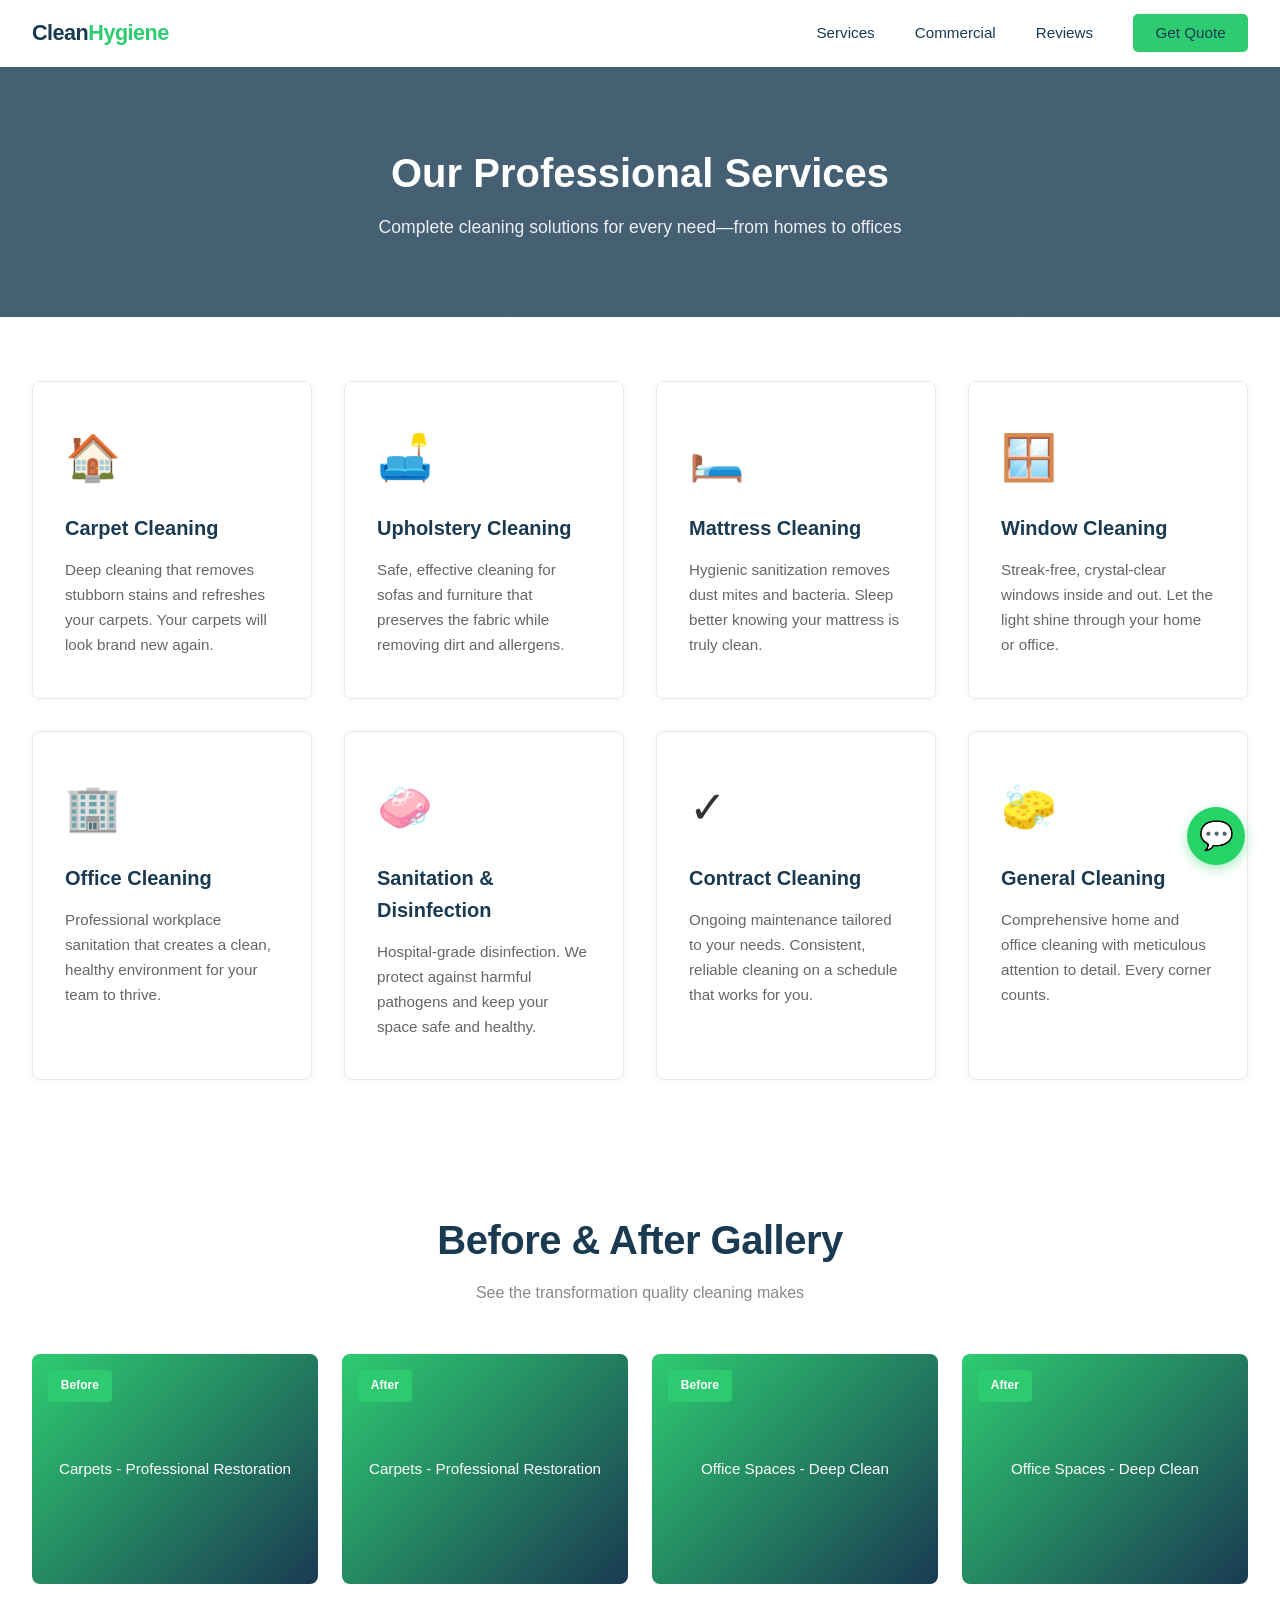
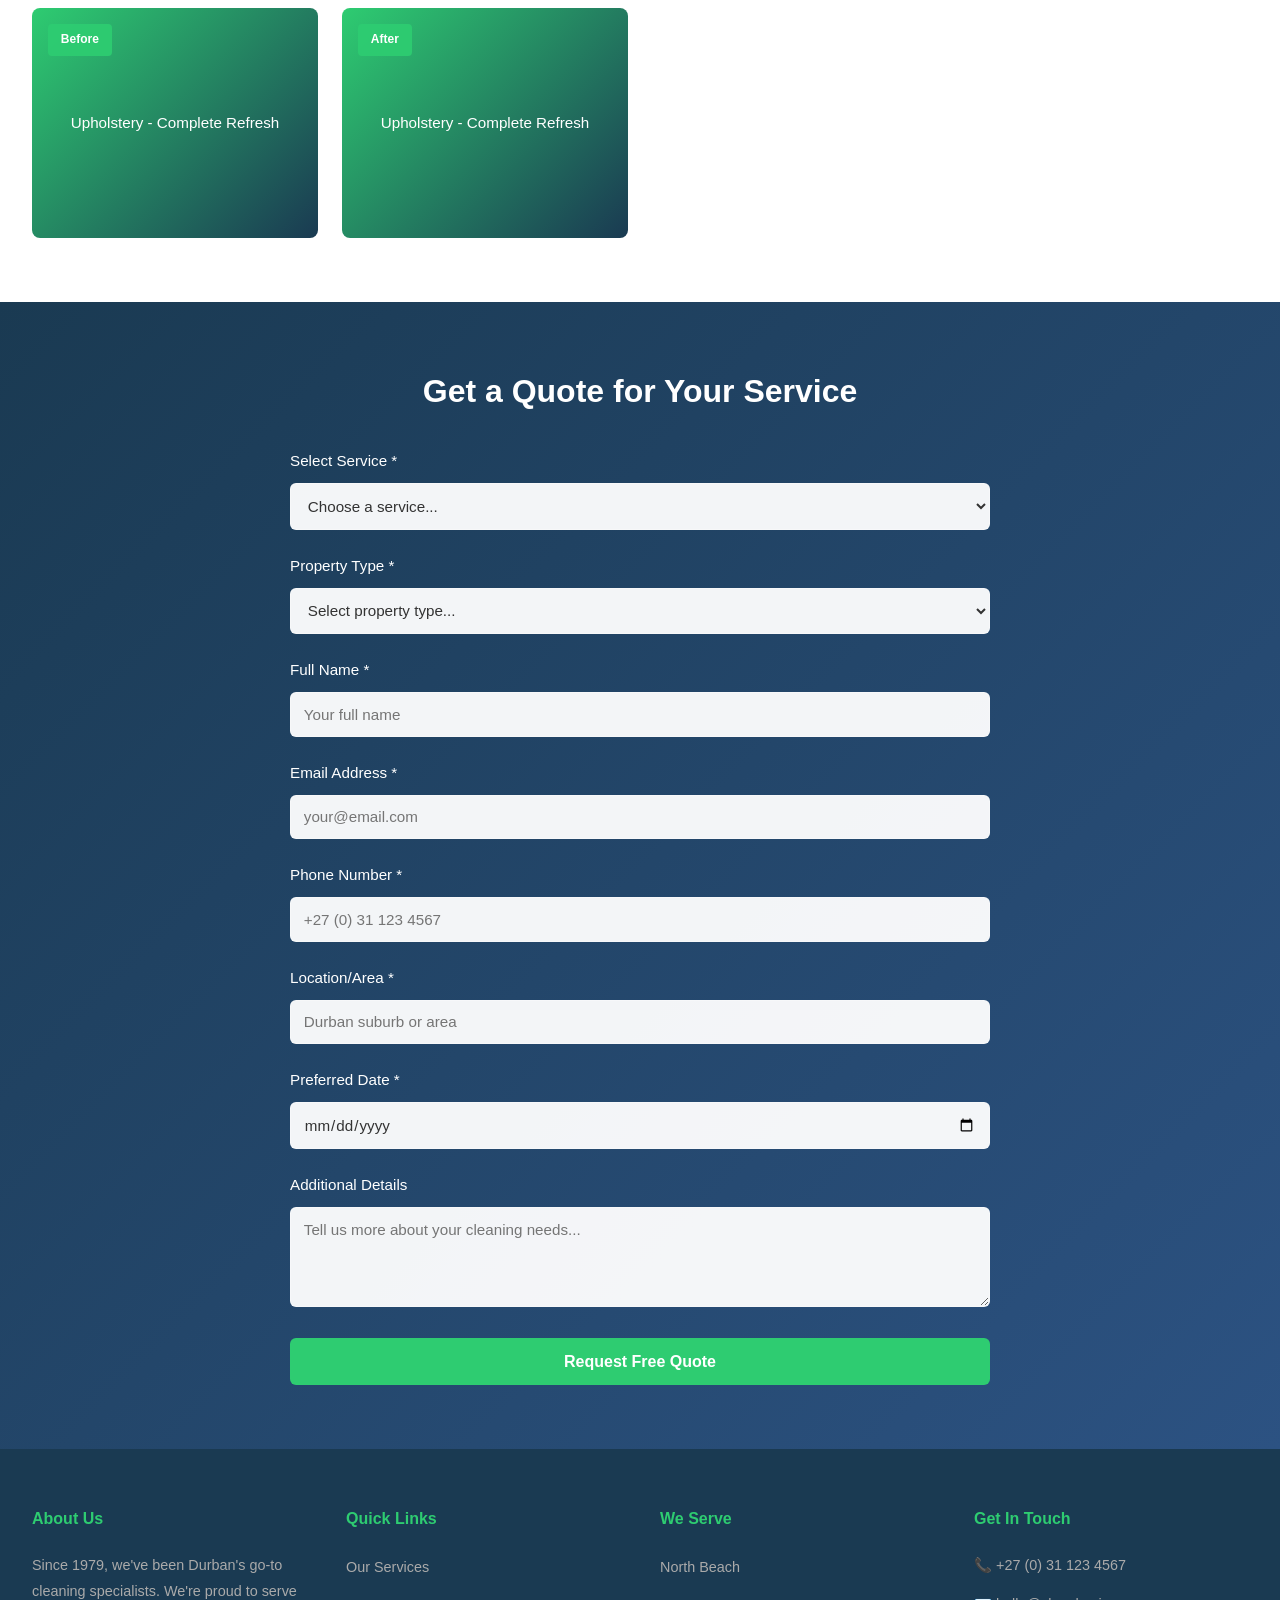
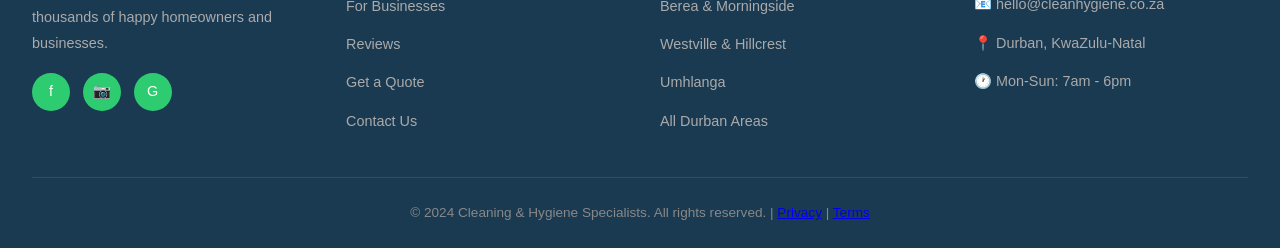
<file: cleaning specialist/services.html>
<!DOCTYPE html>
<html lang="en">
<head>
    <meta charset="UTF-8">
    <meta name="viewport" content="width=device-width, initial-scale=1.0">
    <title>Professional Cleaning Services - Durban | CleanHygiene</title>
    <style>
        * {
            margin: 0;
            padding: 0;
            box-sizing: border-box;
        }

        body {
            font-family: 'Segoe UI', Tahoma, Geneva, Verdana, sans-serif;
            line-height: 1.6;
            color: #333;
            background-color: #ffffff;
        }

        /* Header & Navigation */
        header {
            background-color: #fff;
            box-shadow: 0 1px 3px rgba(0, 0, 0, 0.05);
            position: sticky;
            top: 0;
            z-index: 100;
        }

        .navbar {
            display: flex;
            justify-content: space-between;
            align-items: center;
            padding: 1rem 2rem;
            max-width: 1400px;
            margin: 0 auto;
        }

        .logo {
            font-size: 1.35rem;
            font-weight: 700;
            color: #1a3a52;
            text-decoration: none;
            letter-spacing: -0.5px;
        }

        .logo-green {
            color: #2ecc71;
        }

        .nav-links {
            display: flex;
            list-style: none;
            gap: 2.5rem;
            align-items: center;
        }

        .nav-links a {
            text-decoration: none;
            color: #1a3a52;
            font-weight: 500;
            transition: color 0.3s;
            font-size: 0.95rem;
        }

        .nav-links a:hover {
            color: #2ecc71;
        }

        .call-button {
            background-color: #2ecc71;
            color: white;
            padding: 0.65rem 1.4rem;
            border: none;
            border-radius: 5px;
            cursor: pointer;
            font-weight: 600;
            transition: all 0.3s;
            text-decoration: none;
            font-size: 0.9rem;
        }

        .call-button:hover {
            background-color: #27ae60;
            transform: translateY(-1px);
        }

        /* Page Header */
        .page-header {
            background: linear-gradient(135deg, rgba(26, 58, 82, 0.8), rgba(26, 58, 82, 0.8)), 
                        url('data:image/svg+xml,<svg xmlns="http://www.w3.org/2000/svg" viewBox="0 0 1200 300"><rect fill="%23f0f4f8" width="1200" height="300"/></svg>');
            background-size: cover;
            background-position: center;
            color: white;
            text-align: center;
            padding: 60px 2rem;
            min-height: 250px;
            display: flex;
            flex-direction: column;
            justify-content: center;
            align-items: center;
        }

        .page-header h1 {
            font-size: 2.5rem;
            margin-bottom: 0.5rem;
            font-weight: 700;
        }

        .page-header p {
            font-size: 1.1rem;
            opacity: 0.9;
            max-width: 600px;
        }

        /* Section Styles */
        .section-title {
            text-align: center;
            font-size: 2.5rem;
            color: #1a3a52;
            margin-bottom: 0.5rem;
            font-weight: 700;
            letter-spacing: -0.5px;
        }

        .section-subtitle {
            text-align: center;
            color: #888;
            margin-bottom: 3rem;
            font-size: 1rem;
            font-weight: 400;
        }

        /* Services Section */
        .services {
            padding: 4rem 2rem;
            background-color: #fff;
        }

        .services-container {
            max-width: 1400px;
            margin: 0 auto;
            display: grid;
            grid-template-columns: repeat(auto-fit, minmax(270px, 1fr));
            gap: 2rem;
        }

        .service-card {
            background-color: #fff;
            padding: 2.5rem 2rem;
            border-radius: 8px;
            text-align: left;
            transition: all 0.4s cubic-bezier(0.25, 0.46, 0.45, 0.94);
            border: 1px solid #e8e8e8;
            box-shadow: 0 2px 8px rgba(0, 0, 0, 0.04);
        }

        .service-card:hover {
            transform: translateY(-6px);
            box-shadow: 0 12px 28px rgba(46, 204, 113, 0.12);
            border-color: #2ecc71;
            background-color: #fafafa;
        }

        .service-icon {
            font-size: 2.8rem;
            margin-bottom: 1.2rem;
            display: block;
        }

        .service-card h3 {
            color: #1a3a52;
            margin-bottom: 0.8rem;
            font-size: 1.25rem;
            font-weight: 600;
        }

        .service-card p {
            color: #666;
            line-height: 1.65;
            font-size: 0.95rem;
        }

        /* Gallery Section */
        .gallery {
            background-color: #fff;
            padding: 4rem 2rem;
        }

        .gallery-container {
            max-width: 1400px;
            margin: 0 auto;
        }

        .gallery-grid {
            display: grid;
            grid-template-columns: repeat(auto-fit, minmax(280px, 1fr));
            gap: 1.5rem;
            margin-top: 2rem;
        }

        .gallery-item {
            position: relative;
            border-radius: 8px;
            overflow: hidden;
            height: 230px;
            background: linear-gradient(135deg, #2ecc71 0%, #1a3a52 100%);
            display: flex;
            align-items: center;
            justify-content: center;
            color: white;
            font-size: 0.95rem;
            font-weight: 500;
            transition: all 0.3s ease;
            cursor: pointer;
        }

        .gallery-item:hover {
            transform: scale(1.03);
            box-shadow: 0 10px 30px rgba(46, 204, 113, 0.2);
        }

        .gallery-label {
            position: absolute;
            top: 1rem;
            left: 1rem;
            background-color: rgba(46, 204, 113, 0.95);
            color: white;
            padding: 0.4rem 0.8rem;
            border-radius: 4px;
            font-size: 0.75rem;
            font-weight: 600;
        }

        /* Quote Form Section */
        .quote-section {
            background: linear-gradient(135deg, #1a3a52 0%, #2c5282 100%);
            color: white;
            padding: 4rem 2rem;
        }

        .quote-container {
            max-width: 700px;
            margin: 0 auto;
        }

        .quote-section h2 {
            text-align: center;
            margin-bottom: 2rem;
            font-size: 2rem;
            font-weight: 700;
        }

        .form-group {
            margin-bottom: 1.5rem;
        }

        .form-group label {
            display: block;
            margin-bottom: 0.6rem;
            font-weight: 500;
            font-size: 0.95rem;
        }

        .form-group input,
        .form-group select,
        .form-group textarea {
            width: 100%;
            padding: 0.8rem;
            border: 1px solid rgba(255, 255, 255, 0.3);
            border-radius: 6px;
            font-family: inherit;
            font-size: 0.95rem;
            background-color: rgba(255, 255, 255, 0.95);
            color: #333;
            transition: all 0.3s;
        }

        .form-group input:focus,
        .form-group select:focus,
        .form-group textarea:focus {
            outline: none;
            border-color: #2ecc71;
            background-color: white;
            box-shadow: 0 0 0 3px rgba(46, 204, 113, 0.1);
        }

        .form-group textarea {
            resize: vertical;
            min-height: 100px;
        }

        .form-submit {
            background-color: #2ecc71;
            color: white;
            padding: 0.9rem 2rem;
            border: none;
            border-radius: 6px;
            font-weight: 600;
            cursor: pointer;
            width: 100%;
            font-size: 1rem;
            transition: all 0.3s;
            text-transform: none;
        }

        .form-submit:hover {
            background-color: #27ae60;
            transform: translateY(-1px);
            box-shadow: 0 4px 12px rgba(46, 204, 113, 0.3);
        }

        /* Floating WhatsApp Button */
        .whatsapp-float {
            position: fixed;
            width: 58px;
            height: 58px;
            bottom: 35px;
            right: 35px;
            background-color: #25d366;
            color: white;
            border-radius: 50%;
            text-align: center;
            font-size: 28px;
            box-shadow: 0 4px 12px rgba(37, 211, 102, 0.4);
            z-index: 100;
            cursor: pointer;
            display: flex;
            align-items: center;
            justify-content: center;
            transition: all 0.3s ease;
            text-decoration: none;
        }

        .whatsapp-float:hover {
            background-color: #20ba58;
            transform: scale(1.08);
            box-shadow: 0 6px 20px rgba(37, 211, 102, 0.5);
        }

        /* Footer */
        footer {
            background-color: #1a3a52;
            color: #ccc;
            padding: 3.5rem 2rem 1.5rem;
        }

        .footer-container {
            max-width: 1400px;
            margin: 0 auto;
            display: grid;
            grid-template-columns: repeat(auto-fit, minmax(240px, 1fr));
            gap: 2.5rem;
            margin-bottom: 2rem;
        }

        .footer-section h4 {
            color: #2ecc71;
            margin-bottom: 1.2rem;
            font-size: 1rem;
            font-weight: 600;
        }

        .footer-section {
            line-height: 1.8;
        }

        .footer-section p {
            color: #aaa;
            font-size: 0.9rem;
        }

        .footer-section ul {
            list-style: none;
        }

        .footer-section ul li {
            margin-bottom: 0.6rem;
        }

        .footer-section a {
            color: #aaa;
            text-decoration: none;
            transition: color 0.3s;
            font-size: 0.9rem;
        }

        .footer-section a:hover {
            color: #2ecc71;
        }

        .footer-contact {
            margin-bottom: 0.8rem;
            color: #aaa;
            font-size: 0.9rem;
        }

        .social-links {
            display: flex;
            gap: 0.8rem;
            margin-top: 1rem;
        }

        .social-links a {
            display: inline-flex;
            width: 38px;
            height: 38px;
            background-color: #2ecc71;
            border-radius: 50%;
            align-items: center;
            justify-content: center;
            text-decoration: none;
            color: white;
            transition: all 0.3s;
            font-size: 0.9rem;
        }

        .social-links a:hover {
            background-color: #27ae60;
            transform: translateY(-2px);
        }

        .footer-bottom {
            text-align: center;
            padding-top: 1.5rem;
            border-top: 1px solid rgba(46, 204, 113, 0.2);
            color: #888;
            font-size: 0.85rem;
        }

        /* Responsive Design */
        @media (max-width: 768px) {
            .page-header h1 {
                font-size: 1.8rem;
            }

            .nav-links {
                gap: 1rem;
                flex-wrap: wrap;
                justify-content: center;
            }

            .whatsapp-float {
                width: 50px;
                height: 50px;
                bottom: 20px;
                right: 20px;
                font-size: 25px;
            }
        }
    </style>
</head>
<body>
    <!-- Header & Navigation -->
    <header>
        <div class="navbar">
            <a href="index.html" class="logo">Clean<span class="logo-green">Hygiene</span></a>
            <nav>
                <ul class="nav-links">
                    <li><a href="services.html">Services</a></li>
                    <li><a href="commercial.html">Commercial</a></li>
                    <li><a href="reviews.html">Reviews</a></li>
                    <li><a href="#quote" class="call-button">Get Quote</a></li>
                </ul>
            </nav>
        </div>
    </header>

    <!-- Page Header -->
    <section class="page-header">
        <h1>Our Professional Services</h1>
        <p>Complete cleaning solutions for every need—from homes to offices</p>
    </section>

    <!-- Services Section -->
    <section class="services">
        <div class="services-container">
            <div class="service-card">
                <div class="service-icon">🏠</div>
                <h3>Carpet Cleaning</h3>
                <p>Deep cleaning that removes stubborn stains and refreshes your carpets. Your carpets will look brand new again.</p>
            </div>
            <div class="service-card">
                <div class="service-icon">🛋️</div>
                <h3>Upholstery Cleaning</h3>
                <p>Safe, effective cleaning for sofas and furniture that preserves the fabric while removing dirt and allergens.</p>
            </div>
            <div class="service-card">
                <div class="service-icon">🛏️</div>
                <h3>Mattress Cleaning</h3>
                <p>Hygienic sanitization removes dust mites and bacteria. Sleep better knowing your mattress is truly clean.</p>
            </div>
            <div class="service-card">
                <div class="service-icon">🪟</div>
                <h3>Window Cleaning</h3>
                <p>Streak-free, crystal-clear windows inside and out. Let the light shine through your home or office.</p>
            </div>
            <div class="service-card">
                <div class="service-icon">🏢</div>
                <h3>Office Cleaning</h3>
                <p>Professional workplace sanitation that creates a clean, healthy environment for your team to thrive.</p>
            </div>
            <div class="service-card">
                <div class="service-icon">🧼</div>
                <h3>Sanitation & Disinfection</h3>
                <p>Hospital-grade disinfection. We protect against harmful pathogens and keep your space safe and healthy.</p>
            </div>
            <div class="service-card">
                <div class="service-icon">✓</div>
                <h3>Contract Cleaning</h3>
                <p>Ongoing maintenance tailored to your needs. Consistent, reliable cleaning on a schedule that works for you.</p>
            </div>
            <div class="service-card">
                <div class="service-icon">🧽</div>
                <h3>General Cleaning</h3>
                <p>Comprehensive home and office cleaning with meticulous attention to detail. Every corner counts.</p>
            </div>
        </div>
    </section>

    <!-- Gallery Section -->
    <section class="gallery">
        <div class="gallery-container">
            <h2 class="section-title">Before & After Gallery</h2>
            <p class="section-subtitle">See the transformation quality cleaning makes</p>
            <div class="gallery-grid">
                <div class="gallery-item">
                    <span class="gallery-label">Before</span>
                    Carpets - Professional Restoration
                </div>
                <div class="gallery-item">
                    <span class="gallery-label">After</span>
                    Carpets - Professional Restoration
                </div>
                <div class="gallery-item">
                    <span class="gallery-label">Before</span>
                    Office Spaces - Deep Clean
                </div>
                <div class="gallery-item">
                    <span class="gallery-label">After</span>
                    Office Spaces - Deep Clean
                </div>
                <div class="gallery-item">
                    <span class="gallery-label">Before</span>
                    Upholstery - Complete Refresh
                </div>
                <div class="gallery-item">
                    <span class="gallery-label">After</span>
                    Upholstery - Complete Refresh
                </div>
            </div>
        </div>
    </section>

    <!-- Quote Request Form Section -->
    <section class="quote-section" id="quote">
        <div class="quote-container">
            <h2>Get a Quote for Your Service</h2>
            <form onsubmit="handleQuoteSubmit(event)">
                <div class="form-group">
                    <label for="service">Select Service *</label>
                    <select id="service" name="service" required>
                        <option value="">Choose a service...</option>
                        <option value="carpet-cleaning">Carpet Cleaning</option>
                        <option value="upholstery">Upholstery Cleaning</option>
                        <option value="mattress">Mattress Cleaning</option>
                        <option value="window-cleaning">Window Cleaning</option>
                        <option value="office-cleaning">Office Cleaning</option>
                        <option value="disinfection">Sanitation & Disinfection</option>
                        <option value="contract-cleaning">Contract Cleaning</option>
                        <option value="general-cleaning">General Cleaning</option>
                    </select>
                </div>

                <div class="form-group">
                    <label for="property">Property Type *</label>
                    <select id="property" name="property" required>
                        <option value="">Select property type...</option>
                        <option value="residential">Residential Home</option>
                        <option value="apartment">Apartment</option>
                        <option value="office">Office Space</option>
                        <option value="retail">Retail Store</option>
                    </select>
                </div>

                <div class="form-group">
                    <label for="name">Full Name *</label>
                    <input type="text" id="name" name="name" required placeholder="Your full name">
                </div>

                <div class="form-group">
                    <label for="email">Email Address *</label>
                    <input type="email" id="email" name="email" required placeholder="your@email.com">
                </div>

                <div class="form-group">
                    <label for="phone">Phone Number *</label>
                    <input type="tel" id="phone" name="phone" required placeholder="+27 (0) 31 123 4567">
                </div>

                <div class="form-group">
                    <label for="location">Location/Area *</label>
                    <input type="text" id="location" name="location" required placeholder="Durban suburb or area">
                </div>

                <div class="form-group">
                    <label for="date">Preferred Date *</label>
                    <input type="date" id="date" name="date" required>
                </div>

                <div class="form-group">
                    <label for="message">Additional Details</label>
                    <textarea id="message" name="message" placeholder="Tell us more about your cleaning needs..."></textarea>
                </div>

                <button type="submit" class="form-submit">Request Free Quote</button>
            </form>
        </div>
    </section>

    <!-- Floating WhatsApp Button -->
    <a href="https://wa.me/27123456789" class="whatsapp-float" target="_blank" title="Chat on WhatsApp">
        💬
    </a>

    <!-- Footer -->
    <footer>
        <div class="footer-container">
            <div class="footer-section">
                <h4>About Us</h4>
                <p>Since 1979, we've been Durban's go-to cleaning specialists. We're proud to serve thousands of happy homeowners and businesses.</p>
                <div class="social-links">
                    <a href="#" title="Facebook">f</a>
                    <a href="#" title="Instagram">📷</a>
                    <a href="#" title="Google Reviews">G</a>
                </div>
            </div>

            <div class="footer-section">
                <h4>Quick Links</h4>
                <ul>
                    <li><a href="services.html">Our Services</a></li>
                    <li><a href="commercial.html">For Businesses</a></li>
                    <li><a href="reviews.html">Reviews</a></li>
                    <li><a href="#quote">Get a Quote</a></li>
                    <li><a href="#">Contact Us</a></li>
                </ul>
            </div>

            <div class="footer-section">
                <h4>We Serve</h4>
                <ul>
                    <li><a href="#">North Beach</a></li>
                    <li><a href="#">Berea & Morningside</a></li>
                    <li><a href="#">Westville & Hillcrest</a></li>
                    <li><a href="#">Umhlanga</a></li>
                    <li><a href="#">All Durban Areas</a></li>
                </ul>
            </div>

            <div class="footer-section">
                <h4>Get In Touch</h4>
                <div class="footer-contact">📞 +27 (0) 31 123 4567</div>
                <div class="footer-contact">📧 hello@cleanhygiene.co.za</div>
                <div class="footer-contact">📍 Durban, KwaZulu-Natal</div>
                <div class="footer-contact">🕐 Mon-Sun: 7am - 6pm</div>
            </div>
        </div>

        <div class="footer-bottom">
            <p>&copy; 2024 Cleaning & Hygiene Specialists. All rights reserved. | <a href="#">Privacy</a> | <a href="#">Terms</a></p>
        </div>
    </footer>

    <script>
        function handleQuoteSubmit(event) {
            event.preventDefault();
            
            const formData = {
                service: document.getElementById('service').value,
                property: document.getElementById('property').value,
                name: document.getElementById('name').value,
                email: document.getElementById('email').value,
                phone: document.getElementById('phone').value,
                location: document.getElementById('location').value,
                date: document.getElementById('date').value,
                message: document.getElementById('message').value
            };

            alert(`Thank you, ${formData.name}! We've received your quote request. We'll contact you shortly at ${formData.phone}.`);
            event.target.reset();
        }

        document.querySelectorAll('a[href^="#"]').forEach(anchor => {
            anchor.addEventListener('click', function (e) {
                e.preventDefault();
                const target = document.querySelector(this.getAttribute('href'));
                if (target) {
                    target.scrollIntoView({ behavior: 'smooth' });
                }
            });
        });
    </script>
</body>
</html>
</file>
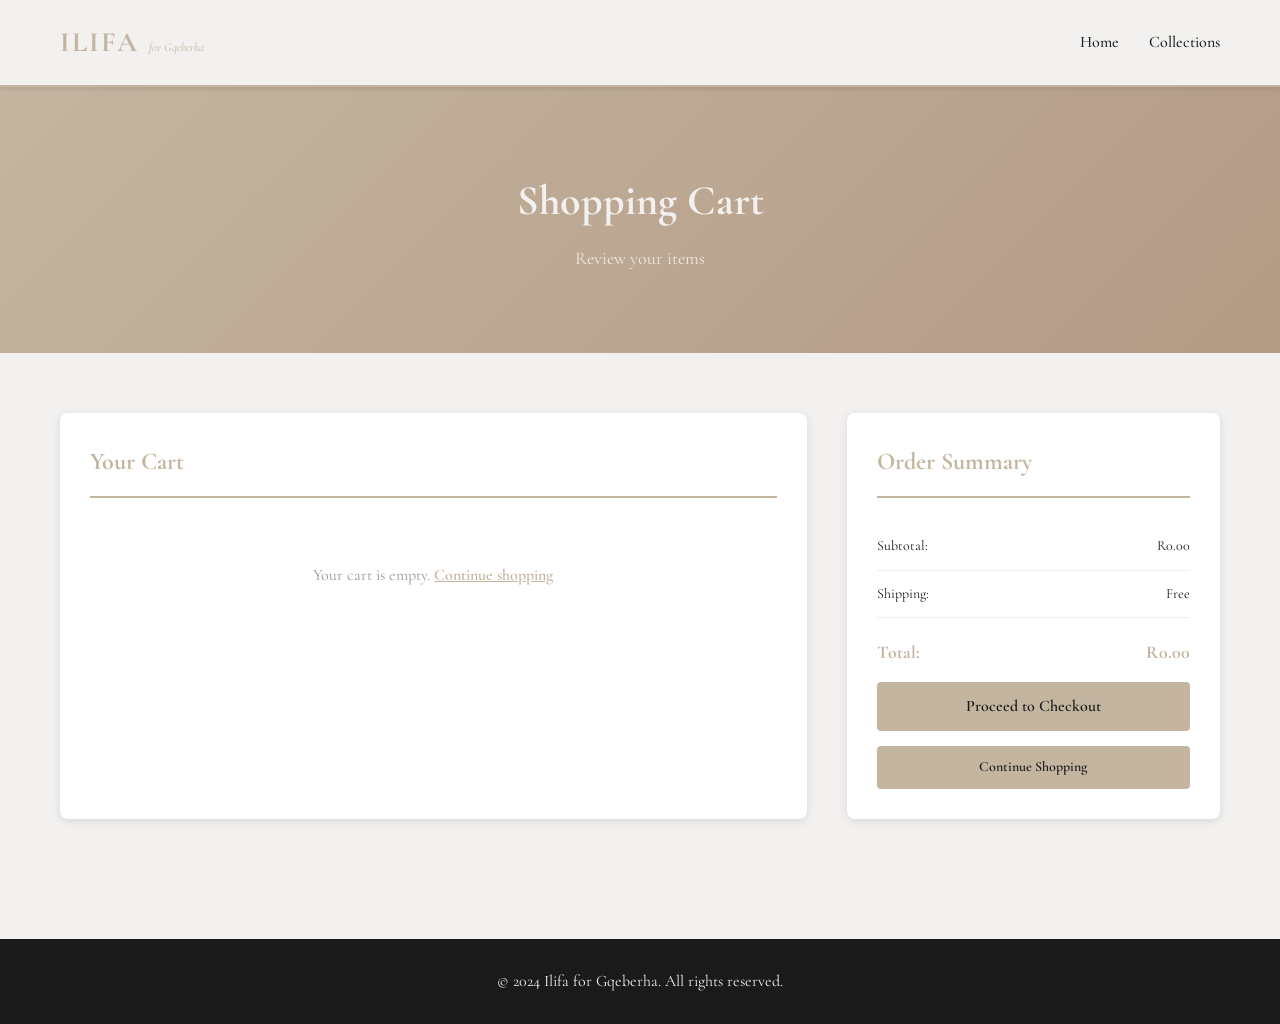
<file: Ilifa/cart.html>
<!DOCTYPE html>
<html lang="en">
<head>
    <meta charset="UTF-8">
    <meta name="viewport" content="width=device-width, initial-scale=1.0">
    <title>Shopping Cart - Ilifa for Gqeberha</title>
    <link rel="stylesheet" href="styles.css">
</head>
<body>
    <nav class="navbar">
        <div class="nav-container">
            <div class="nav-logo">
                <h1>ILIFA</h1>
                <p class="tagline">for Gqeberha</p>
            </div>
            <ul class="nav-menu">
                <li><a href="index.html">Home</a></li>
                <li><a href="collections.html">Collections</a></li>
            </ul>
        </div>
    </nav>

    <section class="collections-hero">
        <h2>Shopping Cart</h2>
        <p>Review your items</p>
    </section>

    <section class="cart-section">
        <div class="container">
            <div class="cart-container">
                <div class="cart-items">
                    <h3>Your Cart</h3>
                    <div id="cart-items-display"></div>
                </div>
                <div class="cart-summary">
                    <h3>Order Summary</h3>
                    <div class="summary-item">
                        <span>Subtotal:</span>
                        <span id="subtotal">R0.00</span>
                    </div>
                    <div class="summary-item">
                        <span>Shipping:</span>
                        <span>Free</span>
                    </div>
                    <div class="summary-total">
                        <span>Total:</span>
                        <span id="total">R0.00</span>
                    </div>
                    <a href="checkout.html" class="btn btn-primary btn-full">Proceed to Checkout</a>
                    <a href="collections.html" class="btn btn-secondary btn-full">Continue Shopping</a>
                </div>
            </div>
        </div>
    </section>

    <footer>
        <p>&copy; 2024 Ilifa for Gqeberha. All rights reserved.</p>
    </footer>

    <script>
        // Get cart data from URL parameters
        function displayCart() {
            const params = new URLSearchParams(window.location.search);
            const watchName = params.get('watch');
            const watchPrice = params.get('price');
            const watchCollection = params.get('collection');

            if (!watchName) {
                document.getElementById('cart-items-display').innerHTML = '<p class="empty-cart">Your cart is empty. <a href="collections.html">Continue shopping</a></p>';
                return;
            }

            const cartHTML = `
                <div class="cart-item">
                    <div class="item-details">
                        <h4>${watchName}</h4>
                        <p class="item-collection">${watchCollection}</p>
                    </div>
                    <div class="item-price">${watchPrice}</div>
                    <a href="collections.html" class="remove-btn">Remove</a>
                </div>
            `;
            document.getElementById('cart-items-display').innerHTML = cartHTML;
            
            // Extract price as number
            const priceNum = parseFloat(watchPrice.replace('R', '').replace(',', ''));
            document.getElementById('subtotal').textContent = watchPrice;
            document.getElementById('total').textContent = watchPrice;

            // Store in sessionStorage for checkout page
            sessionStorage.setItem('cartWatch', JSON.stringify({
                name: watchName,
                price: watchPrice,
                priceNum: priceNum,
                collection: watchCollection
            }));
        }

        displayCart();
    </script>
</body>
</html>
</file>
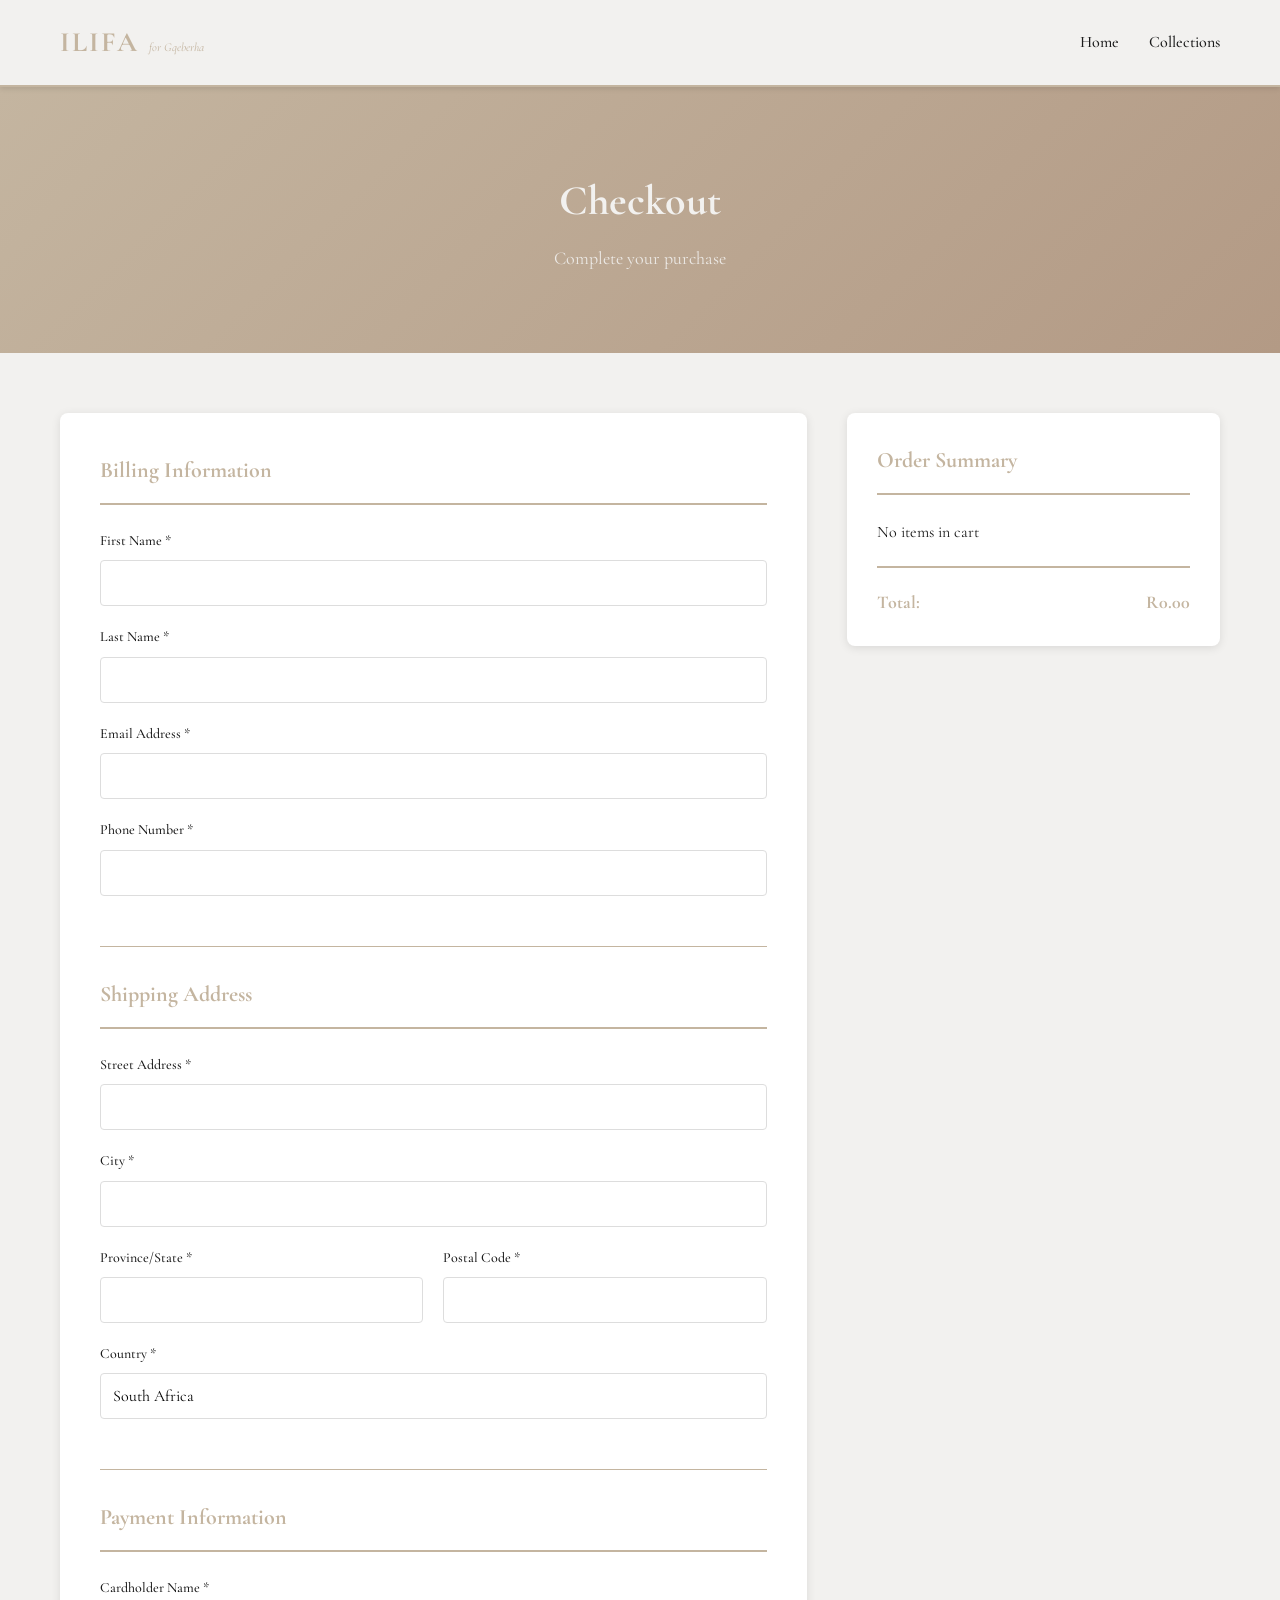
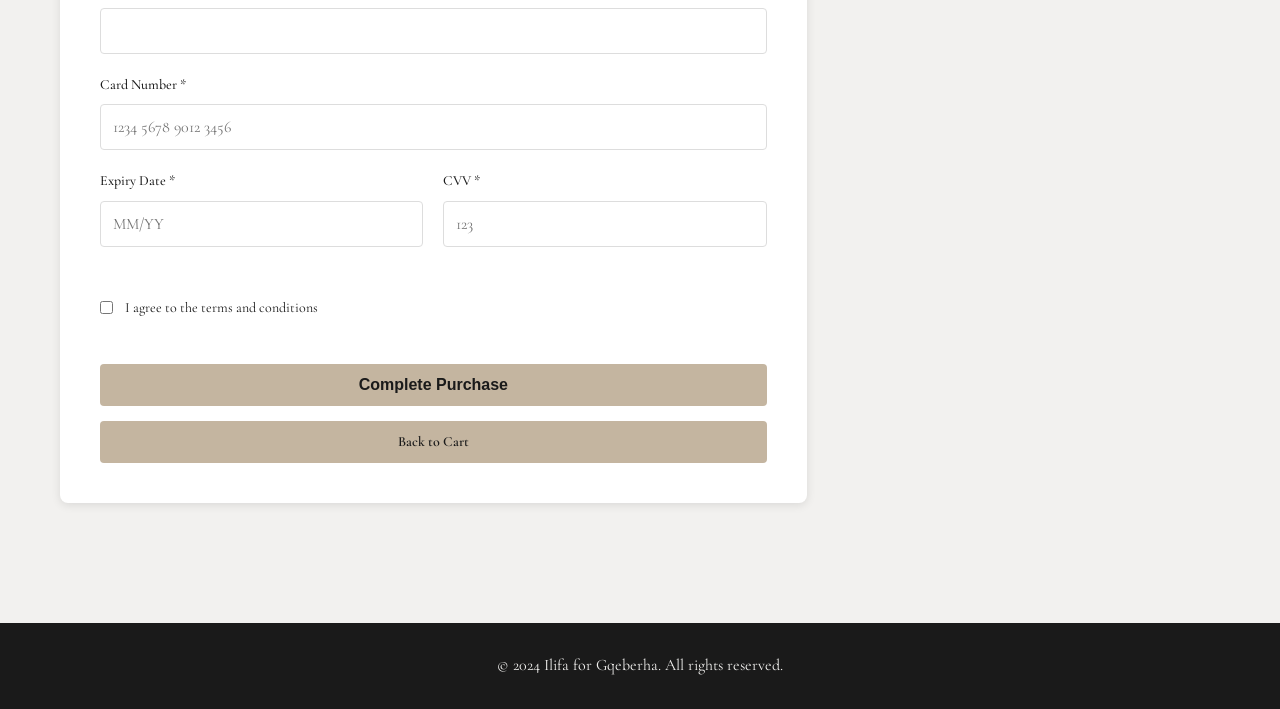
<file: Ilifa/checkout.html>
<!DOCTYPE html>
<html lang="en">
<head>
    <meta charset="UTF-8">
    <meta name="viewport" content="width=device-width, initial-scale=1.0">
    <title>Checkout - Ilifa for Gqeberha</title>
    <link rel="stylesheet" href="styles.css">
</head>
<body>
    <nav class="navbar">
        <div class="nav-container">
            <div class="nav-logo">
                <h1>ILIFA</h1>
                <p class="tagline">for Gqeberha</p>
            </div>
            <ul class="nav-menu">
                <li><a href="index.html">Home</a></li>
                <li><a href="collections.html">Collections</a></li>
            </ul>
        </div>
    </nav>

    <section class="collections-hero">
        <h2>Checkout</h2>
        <p>Complete your purchase</p>
    </section>

    <section class="checkout-section">
        <div class="container">
            <div class="checkout-container">
                <div class="checkout-form-wrapper">
                    <h3>Billing Information</h3>
                    <form class="checkout-form" id="checkout-form">
                        <div class="form-group">
                            <label for="firstName">First Name *</label>
                            <input type="text" id="firstName" name="firstName" required>
                        </div>

                        <div class="form-group">
                            <label for="lastName">Last Name *</label>
                            <input type="text" id="lastName" name="lastName" required>
                        </div>

                        <div class="form-group">
                            <label for="email">Email Address *</label>
                            <input type="email" id="email" name="email" required>
                        </div>

                        <div class="form-group">
                            <label for="phone">Phone Number *</label>
                            <input type="tel" id="phone" name="phone" required>
                        </div>

                        <div class="form-divider"></div>

                        <h3>Shipping Address</h3>

                        <div class="form-group">
                            <label for="address">Street Address *</label>
                            <input type="text" id="address" name="address" required>
                        </div>

                        <div class="form-group">
                            <label for="city">City *</label>
                            <input type="text" id="city" name="city" required>
                        </div>

                        <div class="form-row">
                            <div class="form-group">
                                <label for="province">Province/State *</label>
                                <input type="text" id="province" name="province" required>
                            </div>

                            <div class="form-group">
                                <label for="postalCode">Postal Code *</label>
                                <input type="text" id="postalCode" name="postalCode" required>
                            </div>
                        </div>

                        <div class="form-group">
                            <label for="country">Country *</label>
                            <input type="text" id="country" name="country" value="South Africa" required>
                        </div>

                        <div class="form-divider"></div>

                        <h3>Payment Information</h3>

                        <div class="form-group">
                            <label for="cardName">Cardholder Name *</label>
                            <input type="text" id="cardName" name="cardName" required>
                        </div>

                        <div class="form-group">
                            <label for="cardNumber">Card Number *</label>
                            <input type="text" id="cardNumber" name="cardNumber" placeholder="1234 5678 9012 3456" maxlength="19" required>
                        </div>

                        <div class="form-row">
                            <div class="form-group">
                                <label for="expiry">Expiry Date *</label>
                                <input type="text" id="expiry" name="expiry" placeholder="MM/YY" maxlength="5" required>
                            </div>

                            <div class="form-group">
                                <label for="cvv">CVV *</label>
                                <input type="text" id="cvv" name="cvv" placeholder="123" maxlength="4" required>
                            </div>
                        </div>

                        <div class="form-checkbox">
                            <input type="checkbox" id="terms" name="terms" required>
                            <label for="terms">I agree to the terms and conditions</label>
                        </div>

                        <button type="submit" class="btn btn-primary btn-full">Complete Purchase</button>
                        <a href="cart.html" class="btn btn-secondary btn-full">Back to Cart</a>
                    </form>
                </div>

                <div class="checkout-summary">
                    <h3>Order Summary</h3>
                    <div id="order-item"></div>
                    <div class="summary-total">
                        <span>Total:</span>
                        <span id="checkout-total">R0.00</span>
                    </div>
                </div>
            </div>
        </div>
    </section>

    <footer>
        <p>&copy; 2024 Ilifa for Gqeberha. All rights reserved.</p>
    </footer>

    <script>
        // Display order summary from sessionStorage
        function displayOrderSummary() {
            const cartData = sessionStorage.getItem('cartWatch');
            
            if (!cartData) {
                document.getElementById('order-item').innerHTML = '<p>No items in cart</p>';
                return;
            }

            const watch = JSON.parse(cartData);
            const summaryHTML = `
                <div class="summary-item-detail">
                    <div>
                        <h4>${watch.name}</h4>
                        <p class="item-collection">${watch.collection}</p>
                    </div>
                    <div class="item-price">${watch.price}</div>
                </div>
            `;
            document.getElementById('order-item').innerHTML = summaryHTML;
            document.getElementById('checkout-total').textContent = watch.price;
        }

        // Handle form submission
        document.getElementById('checkout-form').addEventListener('submit', function(e) {
            e.preventDefault();
            
            // Show success message
            const formData = new FormData(this);
            const customerName = formData.get('firstName') + ' ' + formData.get('lastName');
            
            // In a real scenario, this would send to a backend
            alert(`Thank you for your purchase, ${customerName}!\n\nYour order has been confirmed. You will receive a confirmation email at ${formData.get('email')} shortly.`);
            
            // Clear session storage
            sessionStorage.removeItem('cartWatch');
            
            // Redirect to home
            window.location.href = 'index.html';
        });

        displayOrderSummary();
    </script>
</body>
</html>
</file>
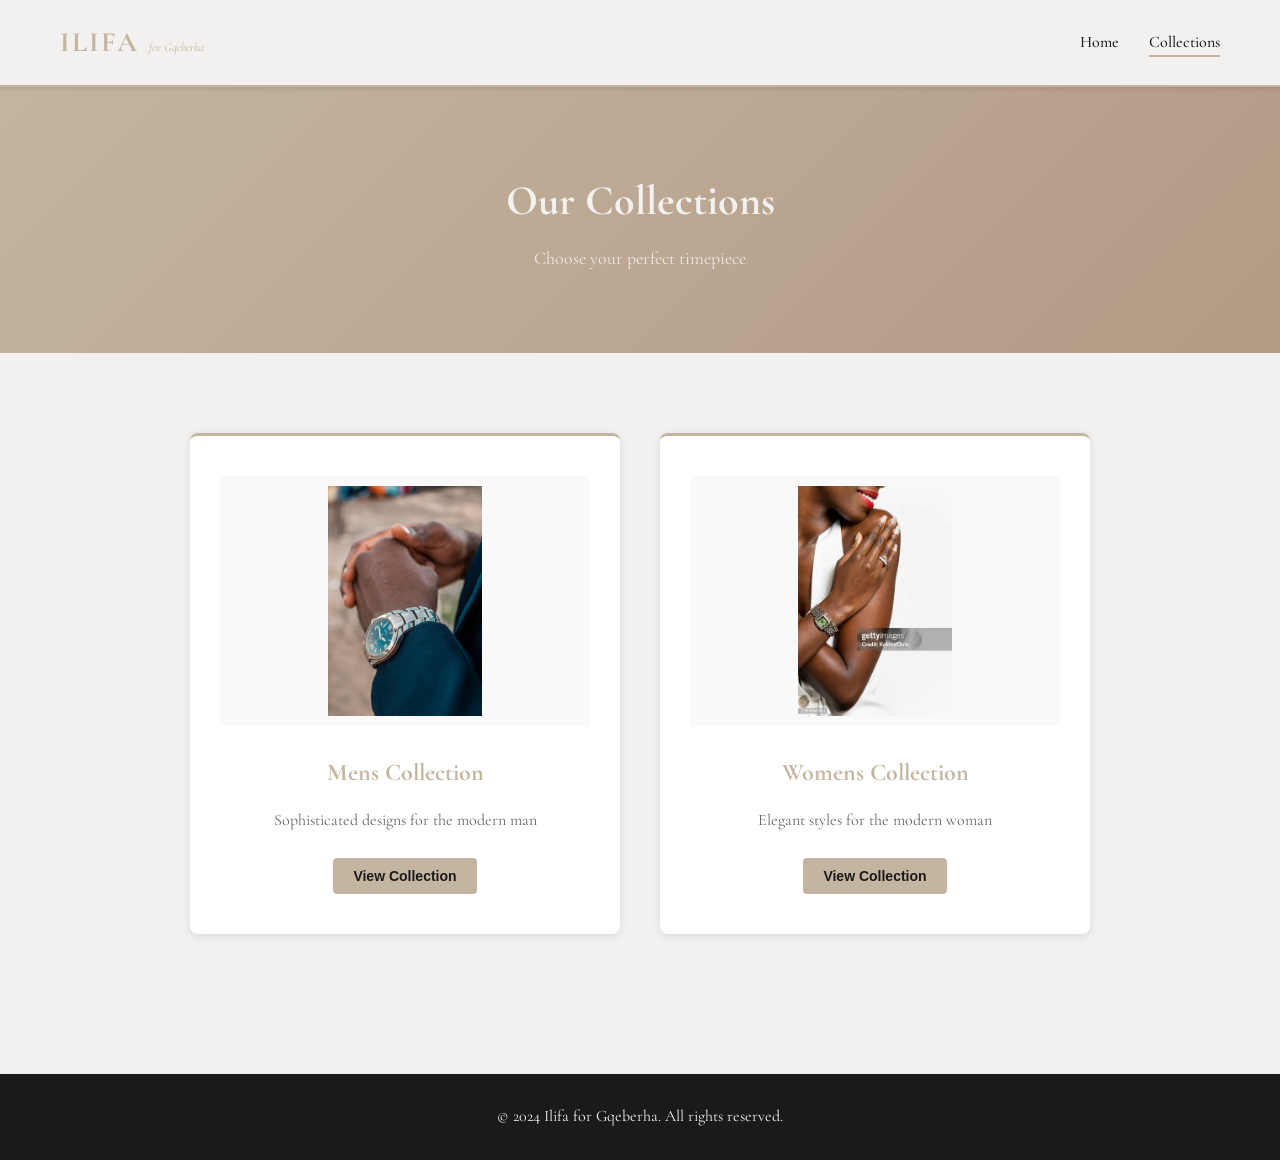
<file: Ilifa/collections.html>
<!DOCTYPE html>
<html lang="en">
<head>
    <meta charset="UTF-8">
    <meta name="viewport" content="width=device-width, initial-scale=1.0">
    <title>Collections - Ilifa for Gqeberha</title>
    <link rel="stylesheet" href="styles.css">
</head>
<body>
    <nav class="navbar">
        <div class="nav-container">
            <div class="nav-logo">
                <h1>ILIFA</h1>
                <p class="tagline">for Gqeberha</p>
            </div>
            <ul class="nav-menu">
                <li><a href="index.html">Home</a></li>
                <li><a href="collections.html" class="active">Collections</a></li>
            </ul>
        </div>
    </nav>

    <section class="collections-hero">
        <h2>Our Collections</h2>
        <p>Choose your perfect timepiece</p>
    </section>

    <section class="collection-selector">
        <div class="container">
            <div class="selector-grid">
                <a href="mens-collection.html" class="collection-card-link">
                    <div class="collection-card">
                        <img src="Mens collection cover.jpg" alt="Mens Collection" class="collection-card-image">
                        <h3>Mens Collection</h3>
                        <p>Sophisticated designs for the modern man</p>
                        <button class="btn btn-secondary">View Collection</button>
                    </div>
                </a>
                <a href="womens-collection.html" class="collection-card-link">
                    <div class="collection-card">
                        <img src="Womens Collection cover.jpg" alt="Womens Collection" class="collection-card-image">
                        <h3>Womens Collection</h3>
                        <p>Elegant styles for the modern woman</p>
                        <button class="btn btn-secondary">View Collection</button>
                    </div>
                </a>
            </div>
        </div>
    </section>

    <footer>
        <p>&copy; 2024 Ilifa for Gqeberha. All rights reserved.</p>
    </footer>
</body>
</html>
</file>
<file: Ilifa/styles.css>
@import url('https://fonts.googleapis.com/css2?family=Cormorant+Garamond:wght@300;400;500;600;700&display=swap');

* {
    margin: 0;
    padding: 0;
    box-sizing: border-box;
}

body {
    font-family: 'Cormorant Garamond', serif;
    background-color: #F2F1EF;
    color: #1A1A1A;
    line-height: 1.6;
}

/* Navigation */
.navbar {
    background-color: #F2F1EF;
    border-bottom: 2px solid #C4B5A0;
    sticky: top;
    position: sticky;
    top: 0;
    z-index: 100;
    box-shadow: 0 2px 5px rgba(0, 0, 0, 0.1);
}

.nav-container {
    max-width: 1200px;
    margin: 0 auto;
    padding: 20px;
    display: flex;
    justify-content: space-between;
    align-items: center;
}

.nav-logo {
    display: flex;
    align-items: baseline;
    gap: 10px;
}

.nav-logo h1 {
    font-size: 28px;
    font-weight: 700;
    color: #C4B5A0;
    letter-spacing: 2px;
}

.tagline {
    font-size: 12px;
    color: #C4B5A0;
    font-style: italic;
}

.nav-menu {
    display: flex;
    list-style: none;
    gap: 30px;
}

.nav-menu a {
    text-decoration: none;
    color: #1A1A1A;
    font-weight: 500;
    position: relative;
    transition: color 0.3s ease;
}

.nav-menu a::after {
    content: '';
    position: absolute;
    bottom: -5px;
    left: 0;
    width: 0;
    height: 2px;
    background-color: #C4B5A0;
    transition: width 0.3s ease;
}

.nav-menu a:hover::after,
.nav-menu a.active::after {
    width: 100%;
}

/* Container */
.container {
    max-width: 1200px;
    margin: 0 auto;
    padding: 0 20px;
}

/* Hero Section */
.hero {
    background: linear-gradient(135deg, #C4B5A0 0%, #b39a85 100%);
    color: #F2F1EF;
    padding: 120px 20px;
    text-align: center;
    min-height: 500px;
    display: flex;
    align-items: center;
    justify-content: center;
}

.hero-content h2 {
    font-size: 48px;
    font-weight: 700;
    margin-bottom: 15px;
    letter-spacing: 1px;
}

.hero-subtitle {
    font-size: 20px;
    margin-bottom: 30px;
    opacity: 0.9;
}

/* Collections Hero */
.collections-hero {
    background: linear-gradient(135deg, #C4B5A0 0%, #b39a85 100%);
    color: #F2F1EF;
    padding: 80px 20px;
    text-align: center;
}

.collections-hero h2 {
    font-size: 42px;
    font-weight: 700;
    margin-bottom: 10px;
}

.collections-hero p {
    font-size: 18px;
    opacity: 0.9;
}

/* Buttons */
.btn {
    padding: 12px 30px;
    font-size: 16px;
    font-weight: 600;
    border: none;
    border-radius: 4px;
    cursor: pointer;
    transition: all 0.3s ease;
    text-decoration: none;
    display: inline-block;
}

.btn-primary {
    background-color: #C4B5A0;
    color: #1A1A1A;
}

.btn-primary:hover {
    background-color: #b39a85;
    transform: translateY(-2px);
    box-shadow: 0 5px 15px rgba(196, 181, 160, 0.3);
}

.btn-secondary {
    background-color: #C4B5A0;
    color: #1A1A1A;
    padding: 10px 20px;
    font-size: 14px;
}

.btn-secondary:hover {
    background-color: #b39a85;
    transform: translateY(-2px);
}

/* About Section */
.about {
    padding: 80px 20px;
    text-align: center;
}

.about h2 {
    font-size: 36px;
    font-weight: 700;
    margin-bottom: 30px;
    color: #C4B5A0;
}

.about p {
    font-size: 16px;
    max-width: 700px;
    margin: 20px auto;
    line-height: 1.8;
}

/* Divider */
.divider {
    width: 60px;
    height: 2px;
    background-color: #C4B5A0;
    margin: 30px auto;
}

/* Collection Selector */
.collection-selector {
    padding: 80px 20px;
}

.selector-grid {
    display: grid;
    grid-template-columns: repeat(auto-fit, minmax(350px, 1fr));
    gap: 40px;
    max-width: 900px;
    margin: 0 auto;
}

.collection-card-link {
    text-decoration: none;
    color: inherit;
}

.collection-card {
    background: white;
    padding: 40px 30px;
    border-radius: 8px;
    text-align: center;
    cursor: pointer;
    transition: all 0.3s ease;
    box-shadow: 0 2px 10px rgba(0, 0, 0, 0.1);
    border-top: 3px solid #C4B5A0;
}

.collection-card:hover {
    transform: translateY(-5px);
    box-shadow: 0 10px 25px rgba(196, 181, 160, 0.2);
}

.collection-icon {
    font-size: 60px;
    margin-bottom: 20px;
}

.collection-card h3 {
    font-size: 24px;
    margin-bottom: 15px;
    color: #C4B5A0;
}

.collection-card p {
    color: #666;
    margin-bottom: 25px;
}

/* Products Grid */
.products-section {
    padding: 60px 20px;
}

.products-section h2 {
    text-align: center;
    font-size: 32px;
    margin-bottom: 50px;
    color: #C4B5A0;
}

.products-grid {
    display: grid;
    grid-template-columns: repeat(auto-fit, minmax(300px, 1fr));
    gap: 30px;
    max-width: 1200px;
    margin: 0 auto;
}

.product-card {
    background: white;
    border-radius: 8px;
    overflow: hidden;
    box-shadow: 0 2px 10px rgba(0, 0, 0, 0.1);
    transition: all 0.3s ease;
    cursor: pointer;
}

.product-card:hover {
    transform: translateY(-8px);
    box-shadow: 0 10px 25px rgba(196, 181, 160, 0.2);
}

.product-card.expanded {
    cursor: default;
}

.product-image {
    width: 100%;
    height: 300px;
    background: linear-gradient(135deg, #E8E8E8 0%, #D0D0D0 100%);
    display: flex;
    align-items: center;
    justify-content: center;
    font-size: 80px;
    border-bottom: 2px solid #C4B5A0;
    object-fit: cover;
}

.product-image-img {
    width: 100%;
    height: 300px;
    object-fit: contain;
    object-position: center;
    background-color: #f9f9f9;
    border-bottom: 2px solid #C4B5A0;
    display: block;
    padding: 15px;
    box-sizing: border-box;
}

.collection-card-image {
    width: 100%;
    height: 250px;
    object-fit: contain;
    object-position: center;
    background-color: #f9f9f9;
    margin-bottom: 20px;
    border-radius: 4px;
    padding: 10px;
    box-sizing: border-box;
}

.product-info {
    padding: 25px;
}

.product-card.expanded .product-info {
    padding: 25px;
}

.product-edition {
    display: inline-block;
    background-color: #C4B5A0;
    color: #1A1A1A;
    padding: 4px 12px;
    border-radius: 3px;
    font-size: 11px;
    font-weight: 600;
    letter-spacing: 1px;
    margin-bottom: 15px;
}

.product-name {
    font-size: 22px;
    font-weight: 700;
    margin-bottom: 10px;
    color: #1A1A1A;
}

.product-price {
    font-size: 24px;
    font-weight: 700;
    color: #C4B5A0;
    margin-bottom: 15px;
}

.product-description {
    color: #666;
    font-size: 14px;
    margin-bottom: 20px;
    line-height: 1.6;
}

.product-detail-description {
    color: #666;
    line-height: 1.8;
    margin-bottom: 20px;
    font-size: 14px;
}

.product-features {
    margin-top: 20px;
    padding-top: 20px;
    border-top: 1px solid #C4B5A0;
}

.product-features h4 {
    font-size: 16px;
    color: #C4B5A0;
    margin-bottom: 12px;
}

.product-features ul {
    list-style: none;
    padding-left: 0;
}

.product-features li {
    padding: 8px 0;
    color: #666;
}

.product-features li:before {
    content: "✓ ";
    color: #C4B5A0;
    font-weight: 700;
    margin-right: 8px;
}

/* Back to Collections Button */
.back-to-collections {
    background-color: #C4B5A0;
    color: #1A1A1A;
    margin-top: 20px;
    width: 100%;
}

.back-section {
    text-align: center;
    padding: 40px 20px;
}

.back-section .btn {
    display: inline-block;
}

/* Footer */
footer {
    background-color: #1A1A1A;
    color: #F2F1EF;
    text-align: center;
    padding: 30px 20px;
    margin-top: 60px;
}

/* Cart Page */
.cart-section {
    padding: 60px 20px;
}

.cart-container {
    display: grid;
    grid-template-columns: 2fr 1fr;
    gap: 40px;
    max-width: 1200px;
    margin: 0 auto;
}

.cart-items {
    background: white;
    padding: 30px;
    border-radius: 8px;
    box-shadow: 0 2px 10px rgba(0, 0, 0, 0.1);
}

.cart-items h3 {
    font-size: 24px;
    color: #C4B5A0;
    margin-bottom: 25px;
    border-bottom: 2px solid #C4B5A0;
    padding-bottom: 15px;
}

.cart-item {
    display: flex;
    justify-content: space-between;
    align-items: center;
    padding: 20px 0;
    border-bottom: 1px solid #eee;
}

.cart-item:last-child {
    border-bottom: none;
}

.item-details h4 {
    font-size: 20px;
    color: #1A1A1A;
    margin-bottom: 5px;
}

.item-collection {
    font-size: 12px;
    color: #999;
}

.item-price {
    font-size: 22px;
    font-weight: 700;
    color: #C4B5A0;
    margin: 0 30px;
}

.remove-btn {
    background-color: #f0f0f0;
    color: #666;
    border: none;
    padding: 8px 15px;
    border-radius: 4px;
    text-decoration: none;
    font-size: 12px;
    cursor: pointer;
    transition: all 0.3s ease;
}

.remove-btn:hover {
    background-color: #e0e0e0;
    color: #333;
}

.empty-cart {
    text-align: center;
    padding: 40px 20px;
    color: #999;
}

.empty-cart a {
    color: #C4B5A0;
    font-weight: 600;
}

.cart-summary {
    background: white;
    padding: 30px;
    border-radius: 8px;
    box-shadow: 0 2px 10px rgba(0, 0, 0, 0.1);
    height: fit-content;
}

.cart-summary h3 {
    font-size: 24px;
    color: #C4B5A0;
    margin-bottom: 25px;
    border-bottom: 2px solid #C4B5A0;
    padding-bottom: 15px;
}

.summary-item {
    display: flex;
    justify-content: space-between;
    padding: 12px 0;
    border-bottom: 1px solid #eee;
    font-size: 14px;
}

.summary-total {
    display: flex;
    justify-content: space-between;
    padding: 20px 0 0 0;
    font-size: 18px;
    font-weight: 700;
    color: #C4B5A0;
}

.btn-full {
    width: 100%;
    margin-top: 15px;
    display: block;
    text-align: center;
}

/* Checkout Page */
.checkout-section {
    padding: 60px 20px;
}

.checkout-container {
    display: grid;
    grid-template-columns: 2fr 1fr;
    gap: 40px;
    max-width: 1200px;
    margin: 0 auto;
}

.checkout-form-wrapper {
    background: white;
    padding: 40px;
    border-radius: 8px;
    box-shadow: 0 2px 10px rgba(0, 0, 0, 0.1);
}

.checkout-form-wrapper h3 {
    font-size: 22px;
    color: #C4B5A0;
    margin-bottom: 25px;
    border-bottom: 2px solid #C4B5A0;
    padding-bottom: 15px;
}

.checkout-form {
    display: flex;
    flex-direction: column;
}

.form-group {
    margin-bottom: 20px;
}

.form-group label {
    display: block;
    margin-bottom: 8px;
    color: #1A1A1A;
    font-weight: 500;
    font-size: 14px;
}

.form-group input {
    width: 100%;
    padding: 12px;
    border: 1px solid #ddd;
    border-radius: 4px;
    font-family: 'Cormorant Garamond', serif;
    font-size: 16px;
    transition: border-color 0.3s ease;
    box-sizing: border-box;
}

.form-group input:focus {
    outline: none;
    border-color: #C4B5A0;
    box-shadow: 0 0 0 3px rgba(196, 181, 160, 0.1);
}

.form-row {
    display: grid;
    grid-template-columns: 1fr 1fr;
    gap: 20px;
}

.form-divider {
    height: 1px;
    background-color: #C4B5A0;
    margin: 30px 0;
}

.form-checkbox {
    display: flex;
    align-items: center;
    margin: 30px 0;
}

.form-checkbox input[type="checkbox"] {
    width: auto;
    margin-right: 12px;
    cursor: pointer;
}

.form-checkbox label {
    margin: 0;
    cursor: pointer;
    font-size: 14px;
}

.checkout-summary {
    background: white;
    padding: 30px;
    border-radius: 8px;
    box-shadow: 0 2px 10px rgba(0, 0, 0, 0.1);
    height: fit-content;
}

.checkout-summary h3 {
    font-size: 22px;
    color: #C4B5A0;
    margin-bottom: 25px;
    border-bottom: 2px solid #C4B5A0;
    padding-bottom: 15px;
}

.summary-item-detail {
    display: flex;
    justify-content: space-between;
    align-items: flex-start;
    padding: 20px 0;
    border-bottom: 1px solid #eee;
}

.summary-item-detail h4 {
    font-size: 18px;
    color: #1A1A1A;
    margin: 0 0 5px 0;
}

.summary-item-detail .item-collection {
    font-size: 12px;
    color: #999;
    margin: 0;
}

.summary-item-detail .item-price {
    text-align: right;
    margin: 0;
}

.checkout-summary .summary-total {
    padding: 20px 0 0 0;
    border-top: 2px solid #C4B5A0;
    margin-top: 20px;
}

/* Responsive */
@media (max-width: 768px) {
    .nav-menu {
        gap: 15px;
    }

    .hero-content h2 {
        font-size: 36px;
    }

    .products-grid {
        grid-template-columns: 1fr;
    }

    .selector-grid {
        grid-template-columns: 1fr;
    }

    .collections-hero h2 {
        font-size: 32px;
    }

    .about h2 {
        font-size: 28px;
    }

    .cart-container {
        grid-template-columns: 1fr;
    }

    .checkout-container {
        grid-template-columns: 1fr;
    }

    .form-row {
        grid-template-columns: 1fr;
    }

    .cart-item {
        flex-direction: column;
        align-items: flex-start;
        text-align: left;
    }

    .item-price {
        margin: 15px 0;
    }
}
</file>
